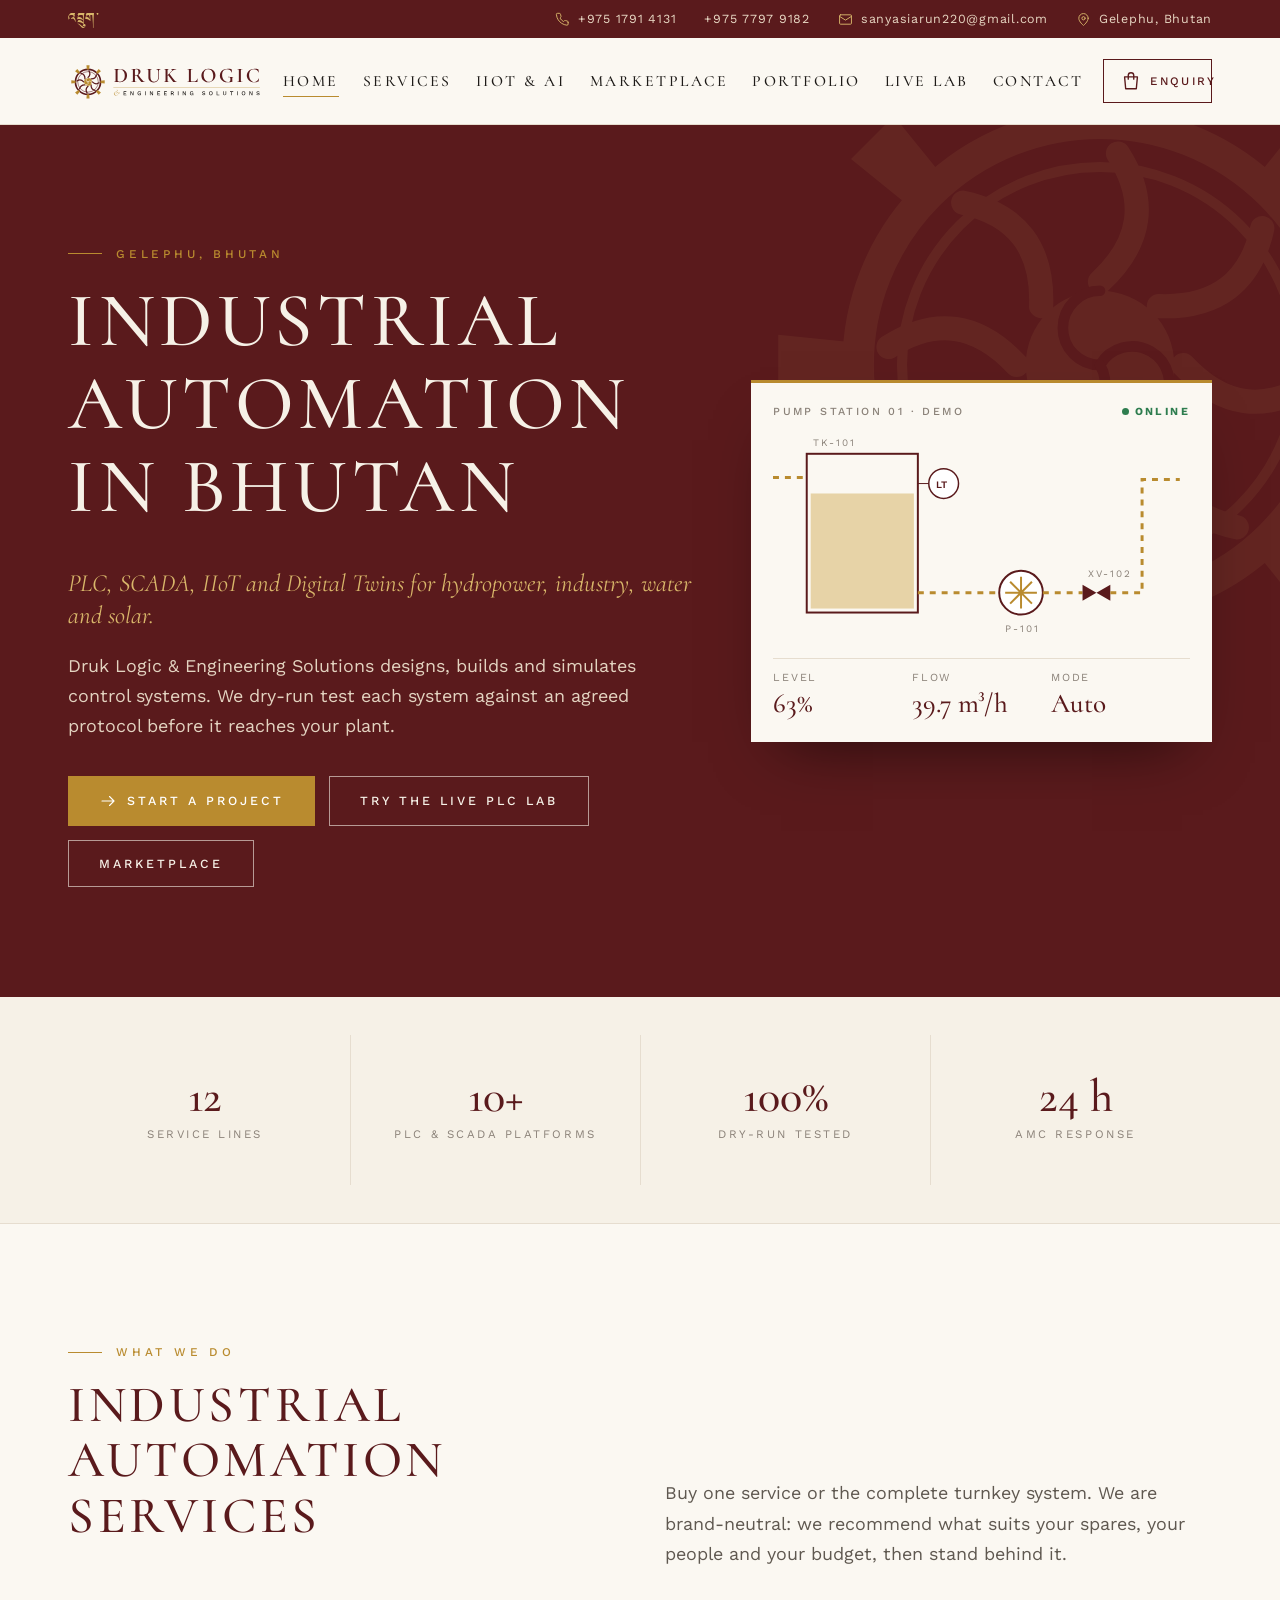
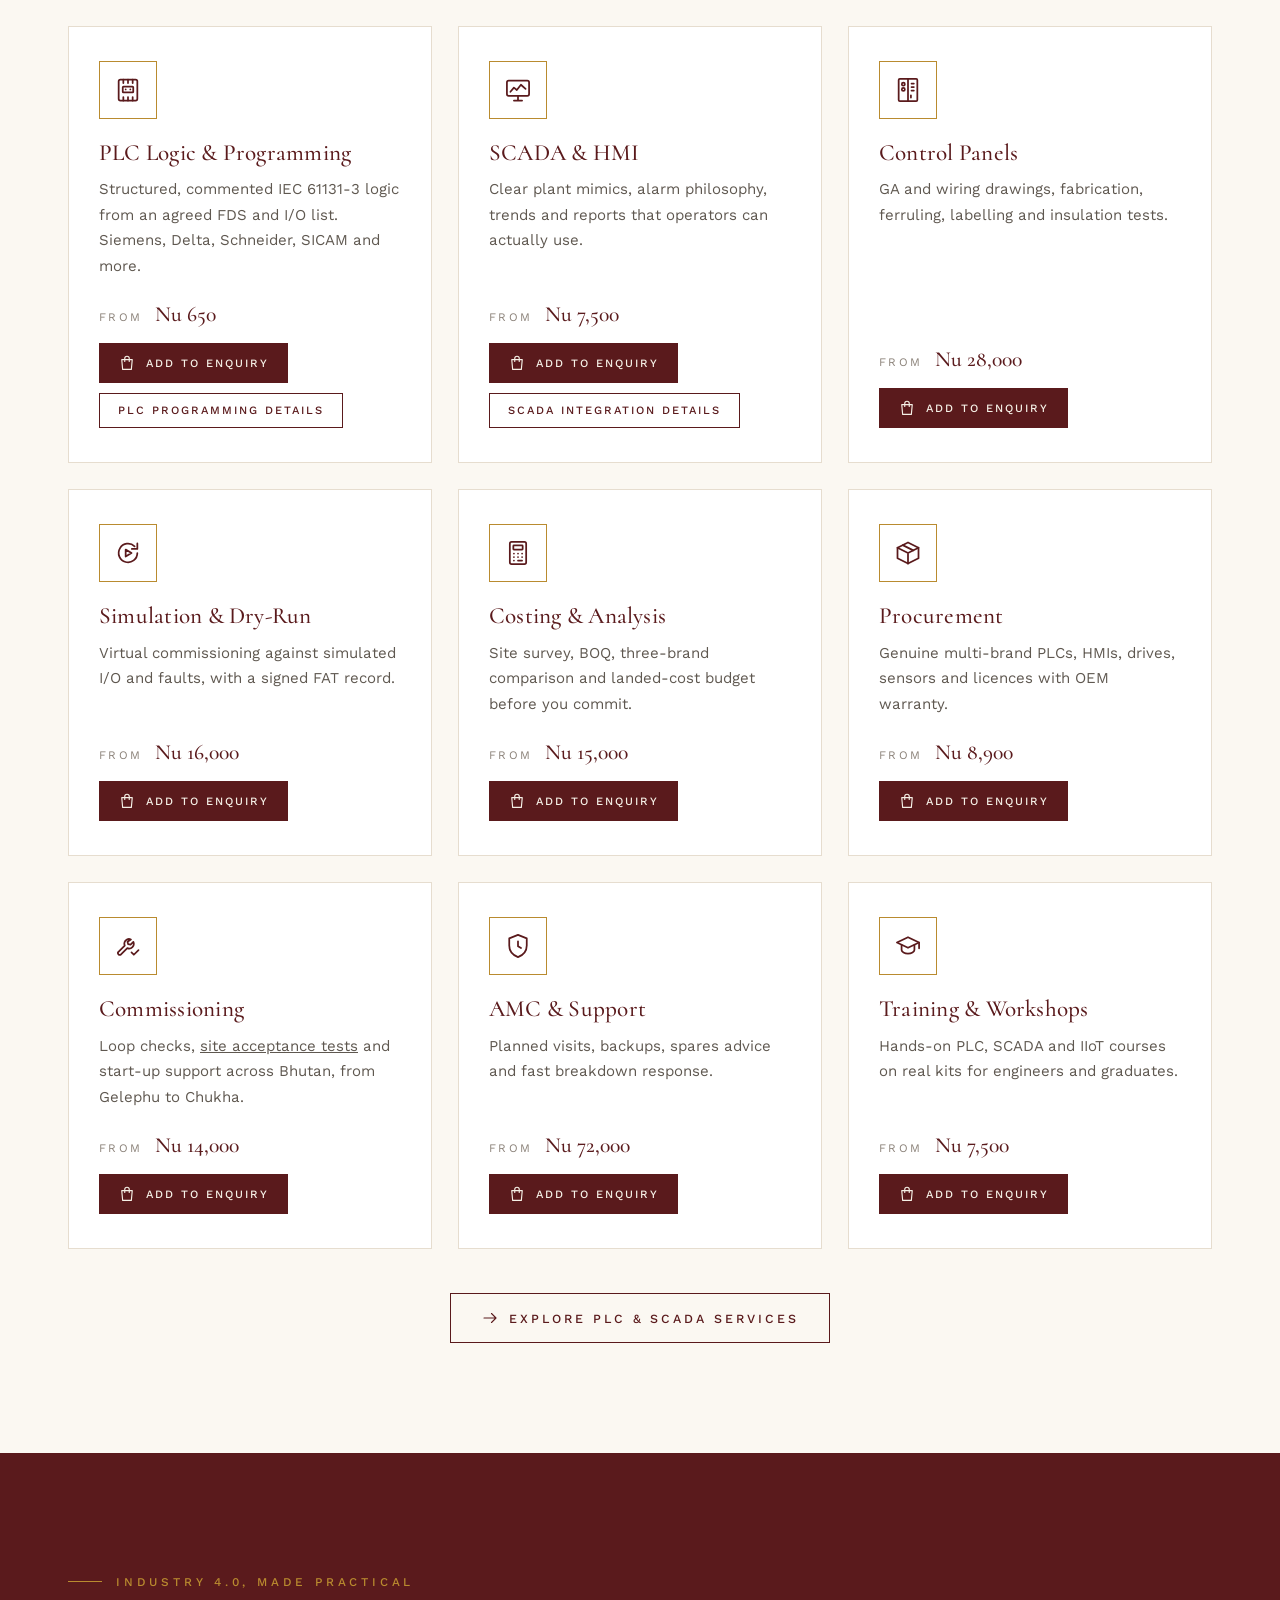
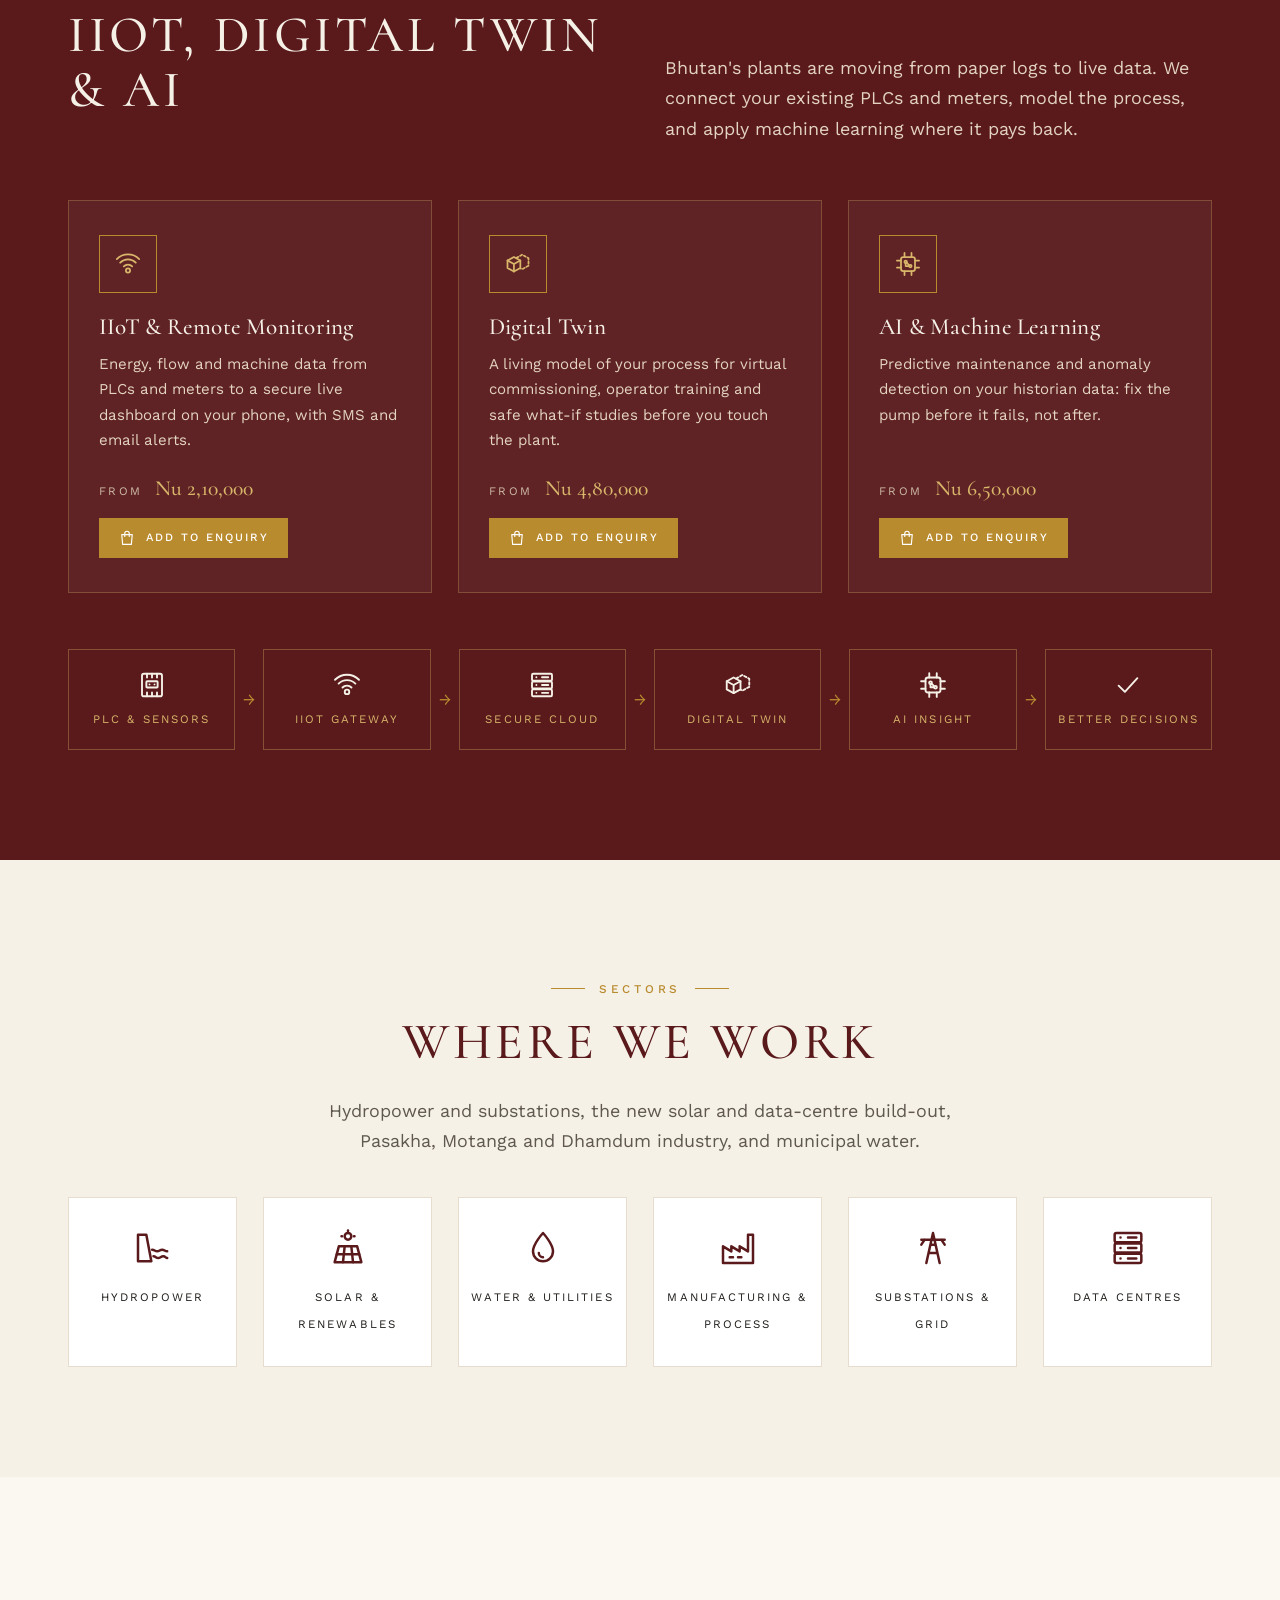
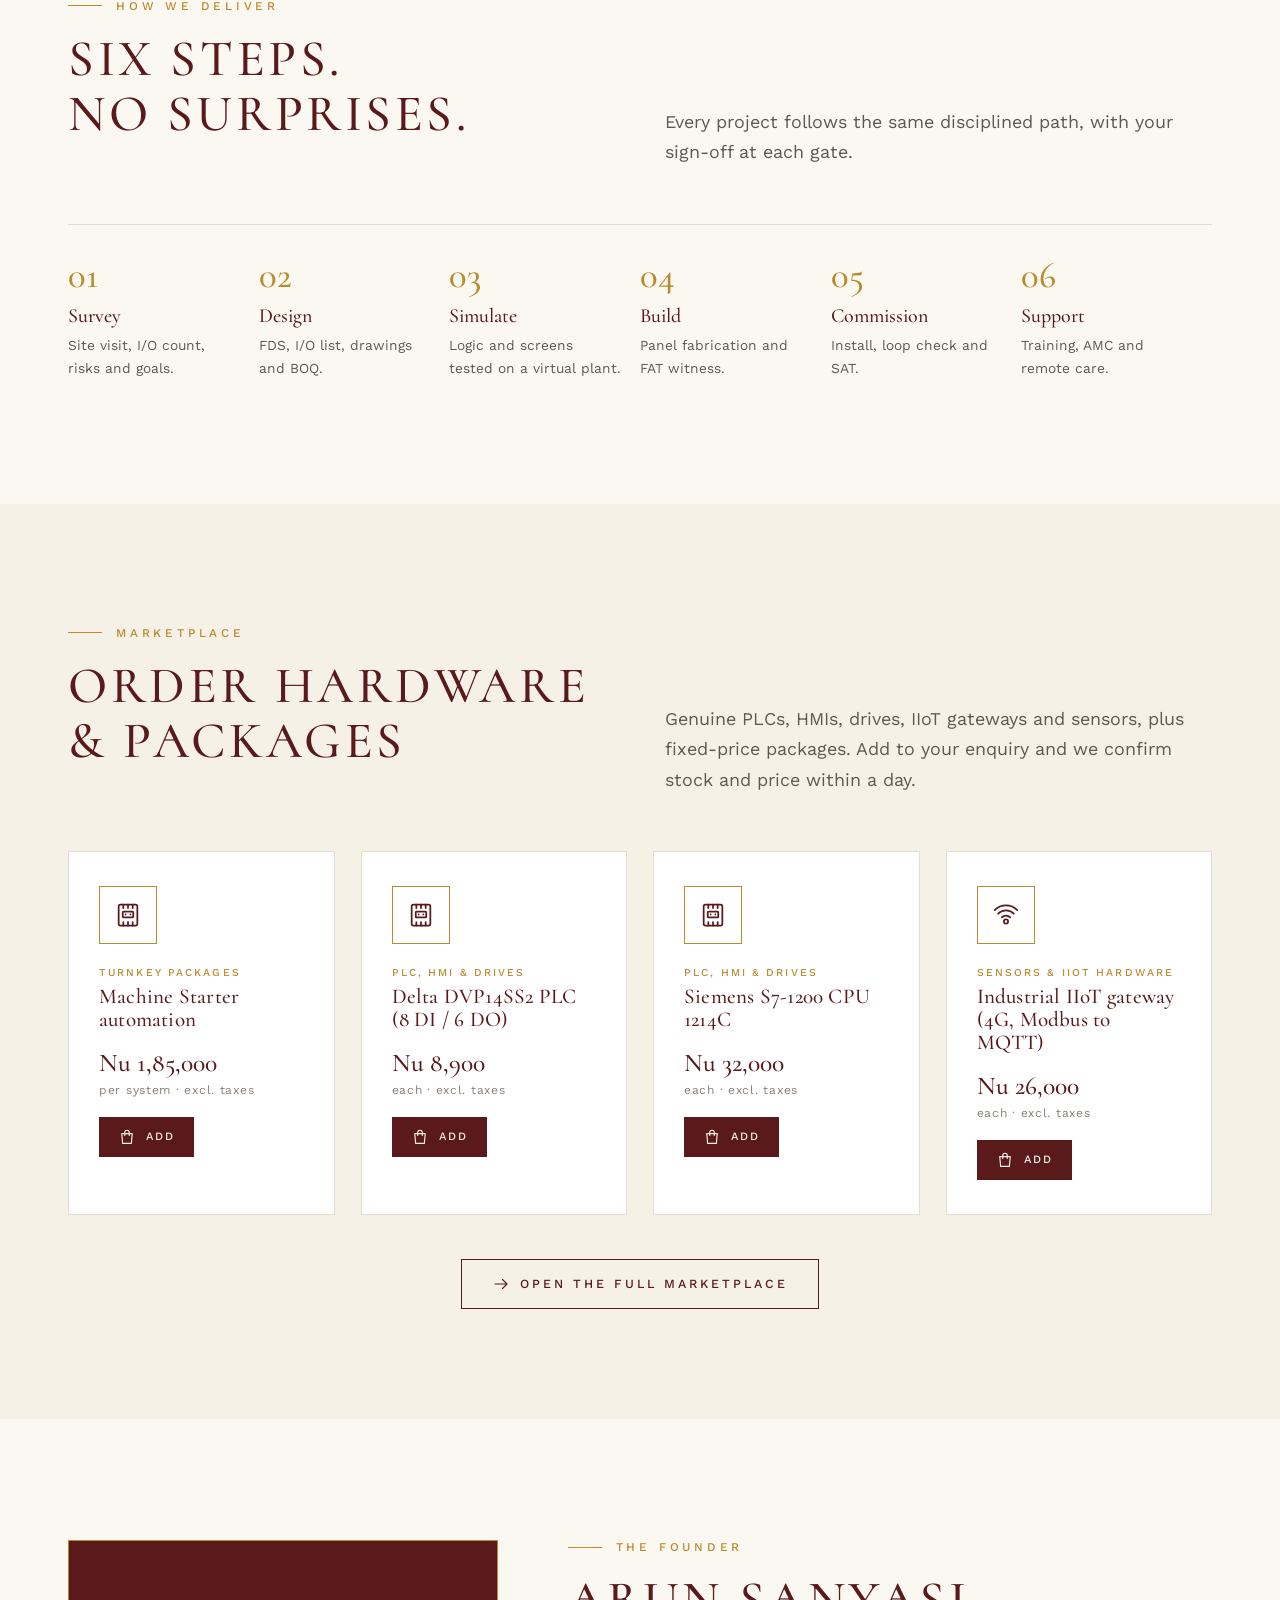
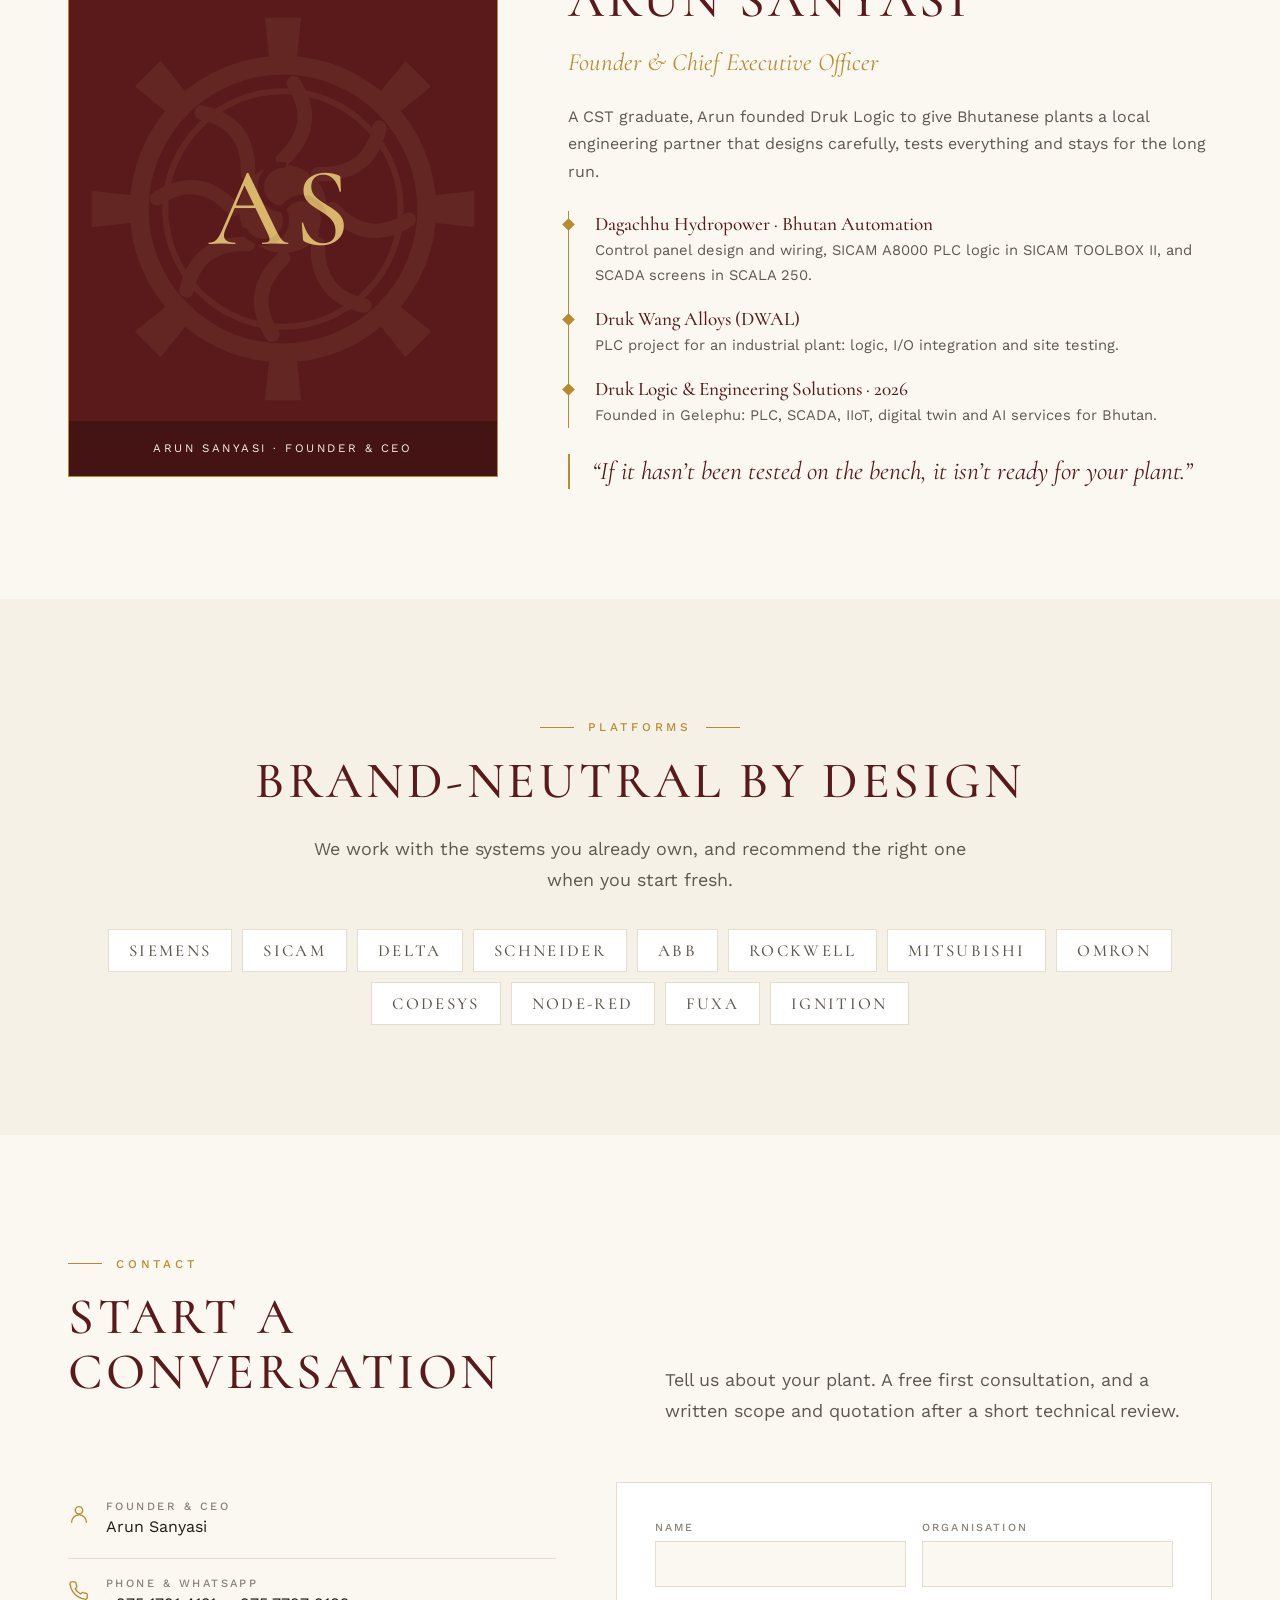
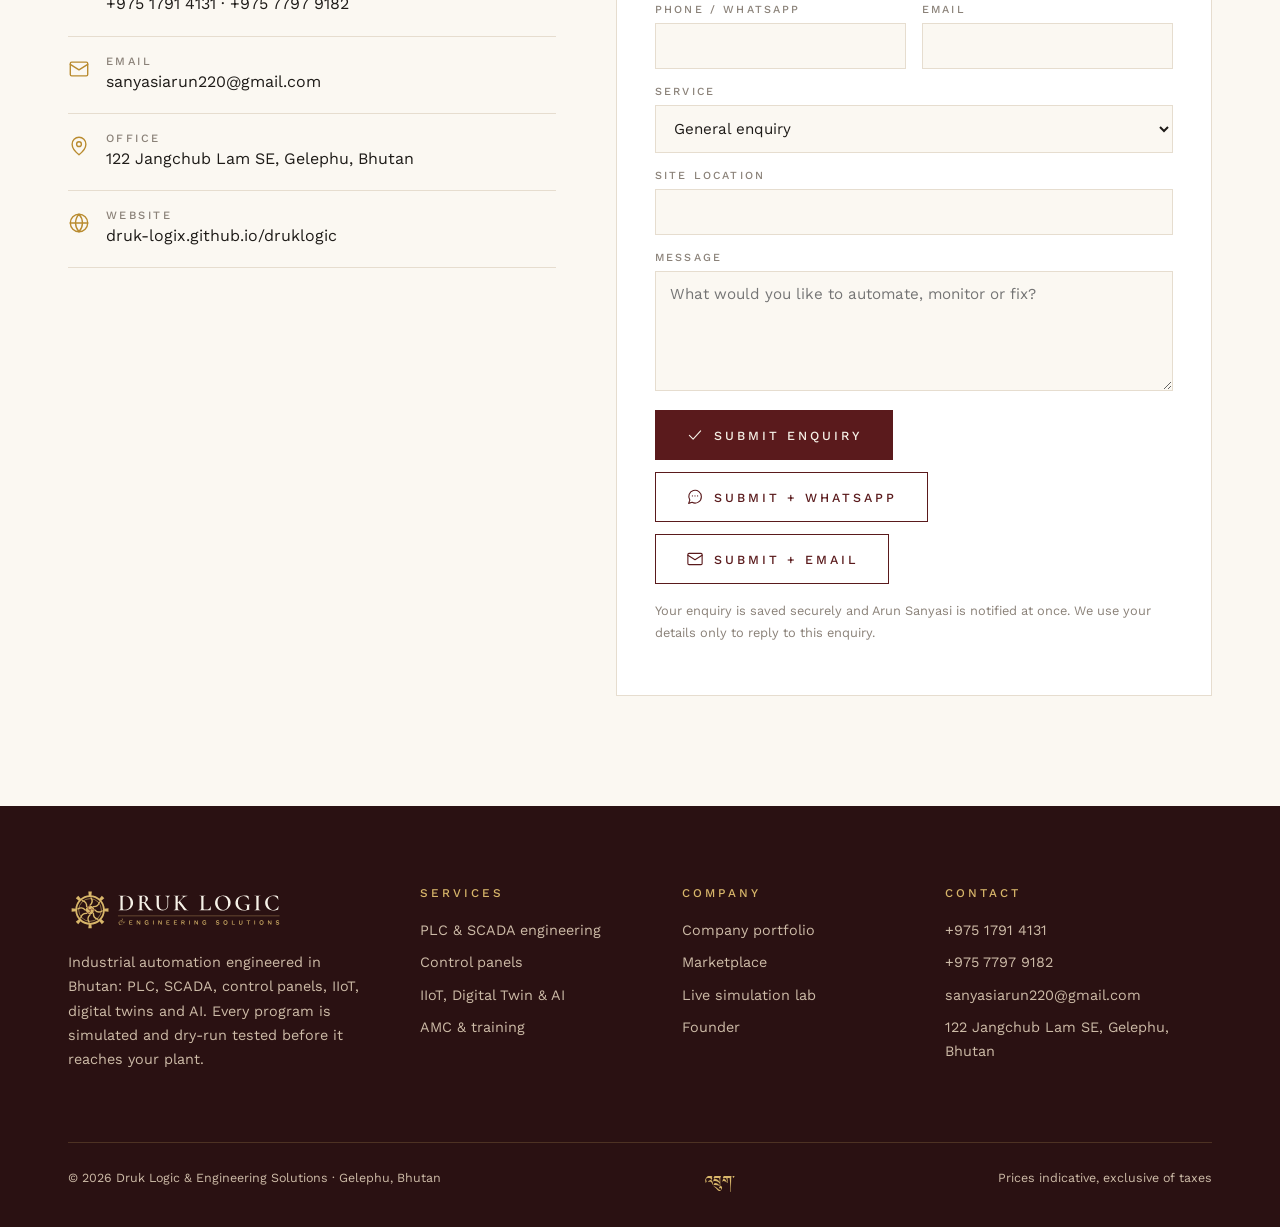
<file: index.html>
<!DOCTYPE html><html lang="en"><head><meta charset="utf-8"><meta name="viewport" content="width=device-width, initial-scale=1">
<title>Druk Logic | Industrial Automation in Bhutan</title>
<meta name="description" content="Druk Logic is an industrial automation company in Gelephu, Bhutan. We provide PLC programming, SCADA and HMI, control panels and commissioning.">
<meta name="msvalidate.01" content="DFF799B4400E999B44B35916438662C5">
<meta name="google-site-verification" content="0qBkrU2nV85uoVWOhgmDB_zvfoVJ2s7-oDmIPIPQcx8">
<link rel="canonical" href="https://druk-logix.github.io/druklogic/">
<link rel="describedby" href="llms.txt">
<meta property="og:type" content="website">
<meta property="og:site_name" content="Druk Logic &amp; Engineering Solutions">
<meta property="og:title" content="Druk Logic | Industrial Automation in Bhutan">
<meta property="og:description" content="Druk Logic is an industrial automation company in Gelephu, Bhutan. We provide PLC programming, SCADA and HMI, control panels and commissioning.">
<meta property="og:url" content="https://druk-logix.github.io/druklogic/">
<meta property="og:image" content="https://druk-logix.github.io/druklogic/assets/img/share.png">
<meta property="og:image:alt" content="Druk Logic &amp; Engineering Solutions">
<script type="application/ld+json">
{
  "@context": "https://schema.org",
  "@type": "Organization",
  "@id": "https://druk-logix.github.io/druklogic/#organization",
  "name": "Druk Logic & Engineering Solutions",
  "alternateName": "Druk Logic",
  "description": "Industrial automation company in Gelephu, Bhutan, providing PLC programming, SCADA and HMI integration, control panels and commissioning.",
  "areaServed": {"@type": "Country", "name": "Bhutan"},
  "url": "https://druk-logix.github.io/druklogic/",
  "logo": "https://druk-logix.github.io/druklogic/assets/img/icon.png",
  "telephone": "+97517914131",
  "email": "sanyasiarun220@gmail.com",
  "address": {
    "@type": "PostalAddress",
    "streetAddress": "122 Jangchub Lam SE",
    "addressLocality": "Gelephu",
    "addressCountry": "BT"
  }
}
</script>
<link rel="icon" href="assets/img/favicon.svg" type="image/svg+xml"><link rel="apple-touch-icon" href="assets/img/icon.png"><link rel="preconnect" href="https://fonts.googleapis.com"><link rel="preconnect" href="https://fonts.gstatic.com" crossorigin><link href="https://fonts.googleapis.com/css2?family=Cormorant:ital,wght@0,400;0,500;0,600;1,400;1,500&family=Work+Sans:wght@300;400;500;600&family=Jomolhari&display=swap" rel="stylesheet">
<link rel="stylesheet" href="assets/css/site.css"></head><body>
<div class="topbar"><div class="wrap"><span class="dz" title="Druk">འབྲུག་</span>
<a href="tel:+97517914131"><i data-i="phone" class="ico"></i>+975 1791 4131</a><a class="hide-s" href="tel:+97577979182">+975 7797 9182</a>
<a href="mailto:sanyasiarun220@gmail.com"><i data-i="mail" class="ico"></i>sanyasiarun220@gmail.com</a><span class="hide-s"><i data-i="pin" class="ico"></i>Gelephu, Bhutan</span></div></div>
<header class="site"><div class="wrap"><a class="logo" href="./" aria-label="Druk Logic & Engineering Solutions home"><img src="assets/img/logo.svg" width="887" height="190" alt="Druk Logic & Engineering Solutions"></a>
<nav class="main"><a href="./" class="on">Home</a><a href="./#services" class="">Services</a><a href="./#digital" class="">IIoT & AI</a><a href="marketplace.html" class="">Marketplace</a><a href="portfolio.html" class="">Portfolio</a><a href="lab.html" class="">Live Lab</a><a href="./#contact" class="">Contact</a></nav>
<div style="display:flex;gap:12px;align-items:center"><button class="basket-btn" data-open-basket><i data-i="bag" class="ico"></i><span class="hide-s">Enquiry</span><b class="basket-count" style="display:none">0</b></button>
<button class="menu-btn" aria-label="Menu"><i data-i="menu" class="ico"></i></button></div></div></header>
<main>
<section class="hero" style="padding:0"><img class="wheel" src="assets/img/wheel-gold.svg" alt=""><div class="wrap">
<div><span class="kicker">Gelephu, Bhutan</span><h1>Industrial automation in Bhutan</h1>
<p class="italic">PLC, SCADA, IIoT and Digital Twins for hydropower, industry, water and solar.</p>
<p class="lead">Druk Logic &amp; Engineering Solutions designs, builds and simulates control systems. We dry-run test each system against an agreed protocol before it reaches your plant.</p>
<div class="cta"><a class="btn gold" href="#contact"><i data-i="arrow" class="ico"></i> Start a project</a><a class="btn light" href="lab.html">Try the live PLC lab</a><a class="btn light" href="marketplace.html">Marketplace</a></div></div>
<div class="mimic" aria-label="Live pump station mimic (demonstration)"><div class="hd"><span>Pump station 01  ·  Demo</span><b>Online</b></div>
<svg viewBox="0 0 420 220" font-family="Work Sans" font-size="10">
<rect x="34" y="26" width="112" height="160" fill="none" stroke="#5A1A1C" stroke-width="2"/>
<rect class="lvl" x="38" y="66" width="104" height="116" fill="#D8B66A" opacity=".55"/>
<text x="40" y="18" fill="#8A8178" letter-spacing="2">TK-101</text>
<circle cx="90" cy="14" r="0" /><path d="M146 166H226" stroke="#B98B2F" stroke-width="3" class="flow"/>
<circle cx="250" cy="166" r="22" fill="#fff" stroke="#5A1A1C" stroke-width="2"/><g class="spin"><path d="M250 150v32M234 166h32M239 155l22 22M261 155l-22 22" stroke="#B98B2F" stroke-width="2"/></g>
<text x="234" y="206" fill="#8A8178" letter-spacing="2">P-101</text>
<path d="M272 166H312" stroke="#B98B2F" stroke-width="3" class="flow"/><path d="M312 158l14 8-14 8zM340 158l-14 8 14 8z" fill="#5A1A1C"/>
<path d="M340 166H372V52H410" stroke="#B98B2F" stroke-width="3" class="flow" fill="none"/><text x="318" y="150" fill="#8A8178" letter-spacing="2">XV-102</text>
<circle cx="172" cy="56" r="15" fill="#fff" stroke="#5A1A1C" stroke-width="1.5"/><text x="164" y="60" fill="#5A1A1C" font-weight="600">LT</text><path d="M157 56h-11" stroke="#5A1A1C"/>
<path d="M0 50H34" stroke="#B98B2F" stroke-width="3" class="flow"/></svg>
<div class="kpis"><div>Level<b id="kL">68%</b></div><div>Flow<b id="kF">42.6 m³/h</b></div><div>Mode<b>Auto</b></div></div></div></div></section>
<div class="stats"><div class="wrap"><div><b>12</b><span>Service lines</span></div><div><b>10+</b><span>PLC &amp; SCADA platforms</span></div><div><b>100%</b><span>Dry-run tested</span></div><div><b>24 h</b><span>AMC response</span></div></div></div>

<section id="services"><div class="wrap"><div class="head"><div><span class="kicker">What we do</span><h2>Industrial automation services</h2></div>
<p class="lead">Buy one service or the complete turnkey system. We are brand-neutral: we recommend what suits your spares, your people and your budget, then stand behind it.</p></div>
<div class="grid g3"><article class="card reveal"><div class="ic"><i data-i="plc" class="ico"></i></div><h3>PLC Logic & Programming</h3><p>Structured, commented IEC 61131-3 logic from an agreed FDS and I/O list. Siemens, Delta, Schneider, SICAM and more.</p>
<div class="from">From <b data-price="E04"></b></div><div class="acts"><button class="btn sm" data-add="E04"><i data-i="bag" class="ico"></i> Add to enquiry</button><a class="btn sm line" href="plc-programming-bhutan.html">PLC programming details</a></div></article><article class="card reveal"><div class="ic"><i data-i="scada" class="ico"></i></div><h3>SCADA & HMI</h3><p>Clear plant mimics, alarm philosophy, trends and reports that operators can actually use.</p>
<div class="from">From <b data-price="E06"></b></div><div class="acts"><button class="btn sm" data-add="E06"><i data-i="bag" class="ico"></i> Add to enquiry</button><a class="btn sm line" href="scada-integration-bhutan.html">SCADA integration details</a></div></article><article class="card reveal"><div class="ic"><i data-i="panel" class="ico"></i></div><h3>Control Panels</h3><p>GA and wiring drawings, fabrication, ferruling, labelling and insulation tests.</p>
<div class="from">From <b data-price="E07"></b></div><div class="acts"><button class="btn sm" data-add="E07"><i data-i="bag" class="ico"></i> Add to enquiry</button></div></article><article class="card reveal"><div class="ic"><i data-i="simulation" class="ico"></i></div><h3>Simulation & Dry-Run</h3><p>Virtual commissioning against simulated I/O and faults, with a signed FAT record.</p>
<div class="from">From <b data-price="E09"></b></div><div class="acts"><button class="btn sm" data-add="E09"><i data-i="bag" class="ico"></i> Add to enquiry</button></div></article><article class="card reveal"><div class="ic"><i data-i="costing" class="ico"></i></div><h3>Costing & Analysis</h3><p>Site survey, BOQ, three-brand comparison and landed-cost budget before you commit.</p>
<div class="from">From <b data-price="E03"></b></div><div class="acts"><button class="btn sm" data-add="E03"><i data-i="bag" class="ico"></i> Add to enquiry</button></div></article><article class="card reveal"><div class="ic"><i data-i="procurement" class="ico"></i></div><h3>Procurement</h3><p>Genuine multi-brand PLCs, HMIs, drives, sensors and licences with OEM warranty.</p>
<div class="from">From <b data-price="H01"></b></div><div class="acts"><button class="btn sm" data-add="H01"><i data-i="bag" class="ico"></i> Add to enquiry</button></div></article><article class="card reveal"><div class="ic"><i data-i="commissioning" class="ico"></i></div><h3>Commissioning</h3><p>Loop checks, <a href="plc-scada-bhutan.html#project-questions" style="text-decoration:underline">site acceptance tests</a> and start-up support across Bhutan, from Gelephu to Chukha.</p>
<div class="from">From <b data-price="E10"></b></div><div class="acts"><button class="btn sm" data-add="E10"><i data-i="bag" class="ico"></i> Add to enquiry</button></div></article><article class="card reveal"><div class="ic"><i data-i="amc" class="ico"></i></div><h3>AMC & Support</h3><p>Planned visits, backups, spares advice and fast breakdown response.</p>
<div class="from">From <b data-price="S01"></b></div><div class="acts"><button class="btn sm" data-add="S01"><i data-i="bag" class="ico"></i> Add to enquiry</button></div></article><article class="card reveal"><div class="ic"><i data-i="training" class="ico"></i></div><h3>Training & Workshops</h3><p>Hands-on PLC, SCADA and IIoT courses on real kits for engineers and graduates.</p>
<div class="from">From <b data-price="T01"></b></div><div class="acts"><button class="btn sm" data-add="T01"><i data-i="bag" class="ico"></i> Add to enquiry</button></div></article></div>
<div class="center" style="margin-top:44px"><a class="btn line" href="plc-scada-bhutan.html"><i data-i="arrow" class="ico"></i> Explore PLC &amp; SCADA services</a></div></div></section>

<section class="dark" id="digital"><div class="wrap"><div class="head"><div><span class="kicker">Industry 4.0, made practical</span><h2>IIoT, Digital Twin<br>&amp; AI</h2></div>
<p class="lead">Bhutan's plants are moving from paper logs to live data. We connect your existing PLCs and meters, model the process, and apply machine learning where it pays back.</p></div>
<div class="grid g3"><article class="card reveal"><div class="ic"><i data-i="iiot" class="ico"></i></div><h3>IIoT & Remote Monitoring</h3><p>Energy, flow and machine data from PLCs and meters to a secure live dashboard on your phone, with SMS and email alerts.</p><div class="from" style="color:#CDBBA7">From <b data-price="D01" style="color:var(--gold-l)"></b></div>
<div class="acts"><button class="btn sm gold" data-add="D01"><i data-i="bag" class="ico"></i> Add to enquiry</button></div></article><article class="card reveal"><div class="ic"><i data-i="twin" class="ico"></i></div><h3>Digital Twin</h3><p>A living model of your process for virtual commissioning, operator training and safe what-if studies before you touch the plant.</p><div class="from" style="color:#CDBBA7">From <b data-price="D04" style="color:var(--gold-l)"></b></div>
<div class="acts"><button class="btn sm gold" data-add="D04"><i data-i="bag" class="ico"></i> Add to enquiry</button></div></article><article class="card reveal"><div class="ic"><i data-i="ai" class="ico"></i></div><h3>AI & Machine Learning</h3><p>Predictive maintenance and anomaly detection on your historian data: fix the pump before it fails, not after.</p><div class="from" style="color:#CDBBA7">From <b data-price="D05" style="color:var(--gold-l)"></b></div>
<div class="acts"><button class="btn sm gold" data-add="D05"><i data-i="bag" class="ico"></i> Add to enquiry</button></div></article></div>
<div class="chain reveal"><div><i data-i="plc" class="ico"></i>PLC &amp; sensors</div><i>&rarr;</i><div><i data-i="iiot" class="ico"></i>IIoT gateway</div><i>&rarr;</i><div><i data-i="datacentre" class="ico"></i>Secure cloud</div><i>&rarr;</i><div><i data-i="twin" class="ico"></i>Digital twin</div><i>&rarr;</i><div><i data-i="ai" class="ico"></i>AI insight</div><i>&rarr;</i><div><i data-i="check" class="ico"></i>Better decisions</div></div></div></section>

<section class="alt"><div class="wrap center"><span class="kicker">Sectors</span><h2>Where we work</h2><p class="lead">Hydropower and substations, the new solar and data-centre build-out, Pasakha, Motanga and Dhamdum industry, and municipal water.</p>
<div class="grid g6" style="margin-top:40px"><div class="sector reveal"><i data-i="hydro" class="ico"></i><span>Hydropower</span></div><div class="sector reveal"><i data-i="solar" class="ico"></i><span>Solar & Renewables</span></div><div class="sector reveal"><i data-i="water" class="ico"></i><span>Water & Utilities</span></div><div class="sector reveal"><i data-i="industry" class="ico"></i><span>Manufacturing & Process</span></div><div class="sector reveal"><i data-i="substation" class="ico"></i><span>Substations & Grid</span></div><div class="sector reveal"><i data-i="datacentre" class="ico"></i><span>Data Centres</span></div></div></div></section>

<section><div class="wrap"><div class="head"><div><span class="kicker">How we deliver</span><h2>Six steps.<br>No surprises.</h2></div><p class="lead">Every project follows the same disciplined path, with your sign-off at each gate.</p></div>
<div class="steps"><div><b>Survey</b><p>Site visit, I/O count, risks and goals.</p></div><div><b>Design</b><p>FDS, I/O list, drawings and BOQ.</p></div><div><b>Simulate</b><p>Logic and screens tested on a virtual plant.</p></div>
<div><b>Build</b><p>Panel fabrication and FAT witness.</p></div><div><b>Commission</b><p>Install, loop check and SAT.</p></div><div><b>Support</b><p>Training, AMC and remote care.</p></div></div></div></section>

<section class="alt"><div class="wrap"><div class="head"><div><span class="kicker">Marketplace</span><h2>Order hardware<br>&amp; packages</h2></div>
<p class="lead">Genuine PLCs, HMIs, drives, IIoT gateways and sensors, plus fixed-price packages. Add to your enquiry and we confirm stock and price within a day.</p></div>
<div class="grid g4"><article class="card prod reveal"><div class="ic"><i data-i="plc" class="ico"></i></div><div class="cat">Turnkey Packages</div><h3>Machine Starter automation</h3>
<div class="price" data-price="P01"></div><div class="unit">per system  ·  excl. taxes</div><div class="acts"><button class="btn sm" data-add="P01"><i data-i="bag" class="ico"></i> Add</button></div></article><article class="card prod reveal"><div class="ic"><i data-i="plc" class="ico"></i></div><div class="cat">PLC, HMI & Drives</div><h3>Delta DVP14SS2 PLC (8 DI / 6 DO)</h3>
<div class="price" data-price="H01"></div><div class="unit">each  ·  excl. taxes</div><div class="acts"><button class="btn sm" data-add="H01"><i data-i="bag" class="ico"></i> Add</button></div></article><article class="card prod reveal"><div class="ic"><i data-i="plc" class="ico"></i></div><div class="cat">PLC, HMI & Drives</div><h3>Siemens S7-1200 CPU 1214C</h3>
<div class="price" data-price="H06"></div><div class="unit">each  ·  excl. taxes</div><div class="acts"><button class="btn sm" data-add="H06"><i data-i="bag" class="ico"></i> Add</button></div></article><article class="card prod reveal"><div class="ic"><i data-i="iiot" class="ico"></i></div><div class="cat">Sensors & IIoT Hardware</div><h3>Industrial IIoT gateway (4G, Modbus to MQTT)</h3>
<div class="price" data-price="I01"></div><div class="unit">each  ·  excl. taxes</div><div class="acts"><button class="btn sm" data-add="I01"><i data-i="bag" class="ico"></i> Add</button></div></article></div><div class="center" style="margin-top:44px"><a class="btn line" href="marketplace.html"><i data-i="arrow" class="ico"></i> Open the full marketplace</a></div></div></section>

<section id="founder"><div class="wrap founder"><div class="portrait reveal"><img class="wheel" src="assets/img/wheel-gold.svg" alt="" loading="lazy" decoding="async"><div class="mono">AS</div><div class="cap">Arun Sanyasi  ·  Founder & CEO</div></div>
<div><span class="kicker">The founder</span><h2>Arun Sanyasi</h2><p class="italic" style="margin-top:-8px">Founder & Chief Executive Officer</p>
<p>A CST graduate, Arun founded Druk Logic to give Bhutanese plants a local engineering partner that designs carefully, tests everything and stays for the long run.</p>
<div class="timeline"><div><b>Dagachhu Hydropower  ·  Bhutan Automation</b><p>Control panel design and wiring, SICAM A8000 PLC logic in SICAM TOOLBOX II, and SCADA screens in SCALA 250.</p></div>
<div><b>Druk Wang Alloys (DWAL)</b><p>PLC project for an industrial plant: logic, I/O integration and site testing.</p></div>
<div><b>Druk Logic &amp; Engineering Solutions  ·  2026</b><p>Founded in Gelephu: PLC, SCADA, IIoT, digital twin and AI services for Bhutan.</p></div></div>
<blockquote>“If it hasn’t been tested on the bench, it isn’t ready for your plant.”</blockquote></div></div></section>

<section class="alt"><div class="wrap center"><span class="kicker">Platforms</span><h2>Brand-neutral by design</h2><p class="lead" style="margin-bottom:34px">We work with the systems you already own, and recommend the right one when you start fresh.</p><div class="chips"><span>Siemens</span><span>SICAM</span><span>Delta</span><span>Schneider</span><span>ABB</span><span>Rockwell</span><span>Mitsubishi</span><span>Omron</span><span>CODESYS</span><span>Node-RED</span><span>FUXA</span><span>Ignition</span></div></div></section>

<section id="contact"><div class="wrap"><div class="head"><div><span class="kicker">Contact</span><h2>Start a<br>conversation</h2></div><p class="lead">Tell us about your plant. A free first consultation, and a written scope and quotation after a short technical review.</p></div>
<div class="contact"><div class="info">
<div><i data-i="user" class="ico"></i><span><b>Founder &amp; CEO</b>Arun Sanyasi</span></div>
<div><i data-i="phone" class="ico"></i><span><b>Phone &amp; WhatsApp</b><a href="tel:+97517914131">+975 1791 4131</a>  ·  <a href="tel:+97577979182">+975 7797 9182</a></span></div>
<div><i data-i="mail" class="ico"></i><span><b>Email</b><a href="mailto:sanyasiarun220@gmail.com">sanyasiarun220@gmail.com</a></span></div>
<div><i data-i="pin" class="ico"></i><span><b>Office</b>122 Jangchub Lam SE, Gelephu, Bhutan</span></div>
<div><i data-i="globe" class="ico"></i><span><b>Website</b>druk-logix.github.io/druklogic</span></div></div>
<form class="q" data-enquiry><label>Name<input name="name" required></label><label>Organisation<input name="org"></label>
<label>Phone / WhatsApp<input name="phone" required inputmode="tel" pattern="[0-9+ ]{7,20}" title="Digits only, e.g. +975 1791 4131"></label><label>Email<input name="email" type="email"></label>
<input name="website" tabindex="-1" autocomplete="off" style="position:absolute;left:-9999px" aria-hidden="true">
<label class="full">Service<select name="service"><option>General enquiry</option><option>PLC Logic & Programming</option><option>SCADA & HMI</option><option>Control Panels</option><option>Simulation & Dry-Run</option><option>Costing & Analysis</option><option>Procurement</option><option>Commissioning</option><option>AMC & Support</option><option>IIoT & Remote Monitoring</option><option>Digital Twin</option><option>AI & Machine Learning</option><option>Training & Workshops</option></select></label>
<label class="full">Site location<input name="site"></label><label class="full">Message<textarea name="msg" placeholder="What would you like to automate, monitor or fix?"></textarea></label>
<div class="full send"><button class="btn" data-via="save" type="submit"><i data-i="check" class="ico"></i> Submit enquiry</button><button class="btn line" data-via="wa" type="submit"><i data-i="chat" class="ico"></i> Submit + WhatsApp</button><button class="btn line" data-via="mail" type="submit"><i data-i="mail" class="ico"></i> Submit + Email</button></div>
<div class="result" aria-live="polite"></div>
<p class="full note">Your enquiry is saved securely and Arun Sanyasi is notified at once. We use your details only to reply to this enquiry.</p></form></div></div></section>
</main>
<footer><div class="wrap"><div class="cols">
<div><a class="logo" href="./"><img src="assets/img/logo-reverse.svg" width="887" height="190" loading="lazy" decoding="async" alt="Druk Logic & Engineering Solutions" style="background:transparent"></a>
<p style="color:#CDBBA7">Industrial automation engineered in Bhutan: PLC, SCADA, control panels, IIoT, digital twins and AI. Every program is simulated and dry-run tested before it reaches your plant.</p></div>
<div><h4>Services</h4><a href="plc-scada-bhutan.html">PLC &amp; SCADA engineering</a><a href="./#services">Control panels</a><a href="./#digital">IIoT, Digital Twin &amp; AI</a><a href="./#services">AMC &amp; training</a></div>
<div><h4>Company</h4><a href="portfolio.html">Company portfolio</a><a href="marketplace.html">Marketplace</a><a href="lab.html">Live simulation lab</a><a href="./#founder">Founder</a></div>
<div><h4>Contact</h4><a href="tel:+97517914131">+975 1791 4131</a><a href="tel:+97577979182">+975 7797 9182</a><a href="mailto:sanyasiarun220@gmail.com">sanyasiarun220@gmail.com</a><a href="https://www.google.com/maps/search/?api=1&query=Jangchub+Lam+Gelephu+Bhutan" target="_blank" rel="noopener">122 Jangchub Lam SE, Gelephu, Bhutan</a></div>
</div><div class="base"><span>&copy; 2026 Druk Logic & Engineering Solutions  ·  Gelephu, Bhutan</span><span class="dz" style="color:var(--gold-l);font-size:1.1rem">འབྲུག་</span><span>Prices indicative, exclusive of taxes</span></div></div></footer>
<script src="assets/js/data.js"></script><script src="assets/js/site.js"></script>
<script>setInterval(()=>{const t=Date.now()/1000;document.getElementById('kL').textContent=Math.round(68+12*Math.sin(t/1.4))+'%';document.getElementById('kF').textContent=(42.6+3*Math.sin(t/2.1)).toFixed(1)+' m³/h'},1000)</script>
</body></html>
</file>
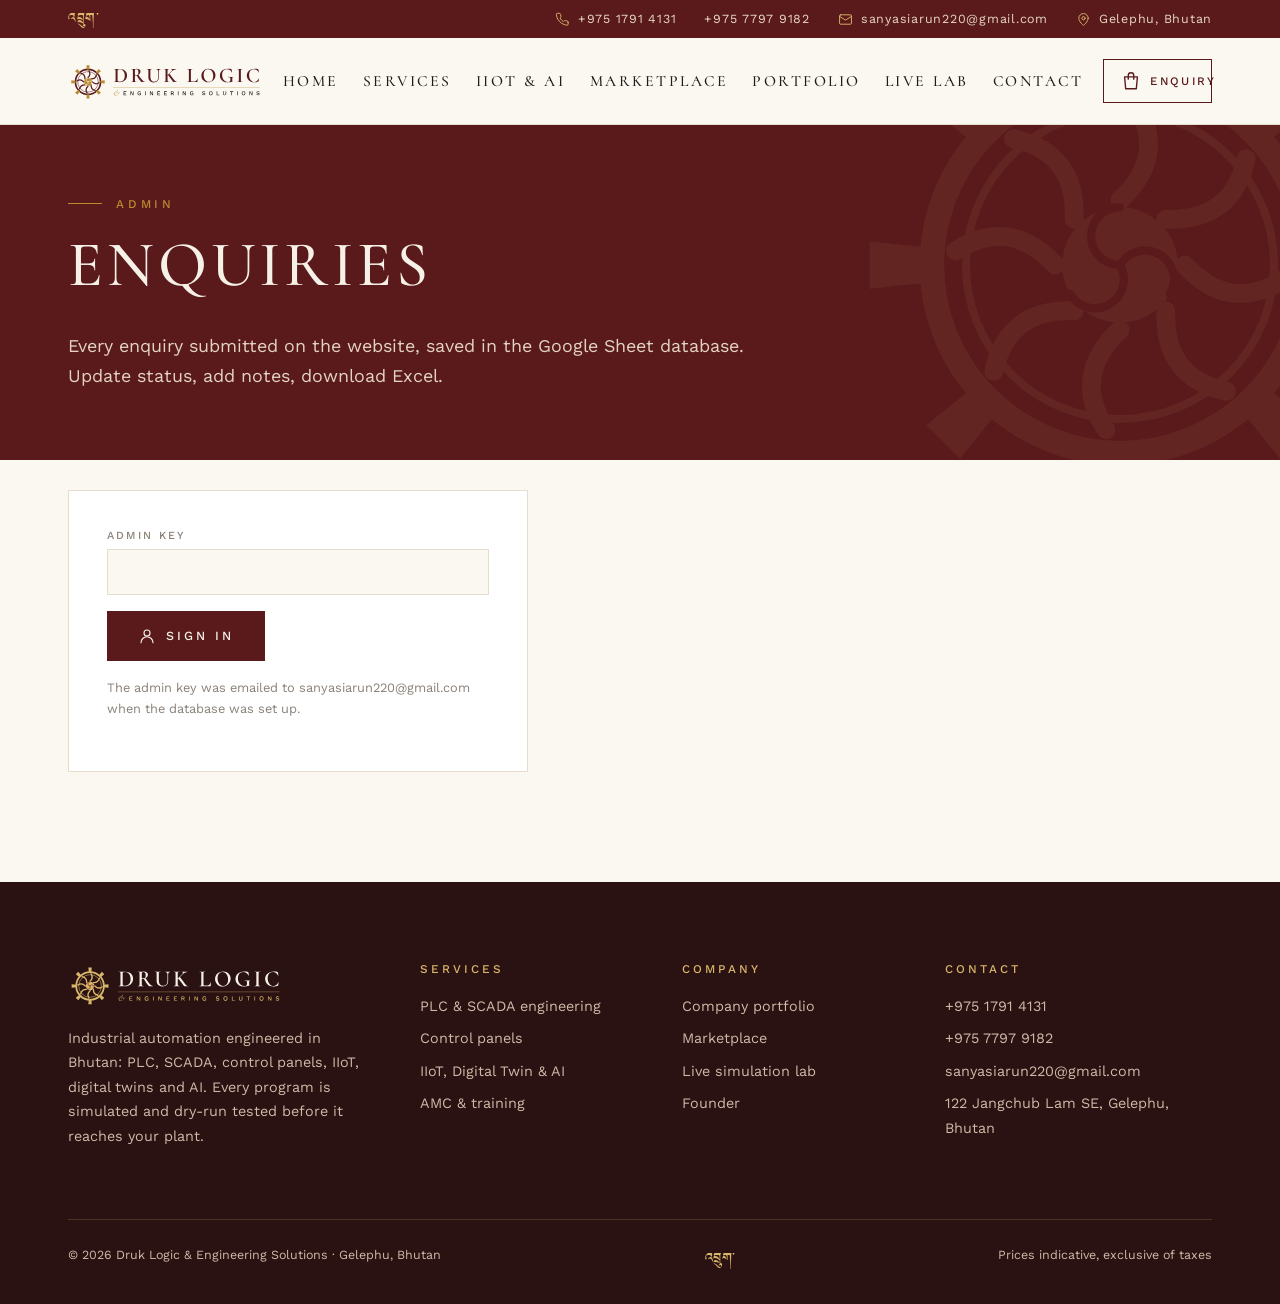
<file: admin.html>
<!DOCTYPE html><html lang="en"><head><meta charset="utf-8"><meta name="viewport" content="width=device-width, initial-scale=1">
<title>Admin | Druk Logic & Engineering Solutions</title><meta name="robots" content="noindex,nofollow"><meta name="description" content="Enquiries administration">
<meta property="og:title" content="Admin | Druk Logic & Engineering Solutions"><meta property="og:description" content="Enquiries administration"><meta property="og:image" content="https://druk-logix.github.io/druklogic/assets/img/share.png">
<link rel="icon" href="assets/img/favicon.svg" type="image/svg+xml"><link rel="apple-touch-icon" href="assets/img/icon.png"><link rel="preconnect" href="https://fonts.googleapis.com"><link rel="preconnect" href="https://fonts.gstatic.com" crossorigin><link href="https://fonts.googleapis.com/css2?family=Cormorant:ital,wght@0,400;0,500;0,600;1,400;1,500&family=Work+Sans:wght@300;400;500;600&family=Jomolhari&family=JetBrains+Mono:wght@500;700&display=swap" rel="stylesheet">
<link rel="stylesheet" href="assets/css/site.css"></head><body>
<div class="topbar"><div class="wrap"><span class="dz" title="Druk">འབྲུག་</span>
<a href="tel:+97517914131"><i data-i="phone" class="ico"></i>+975 1791 4131</a><a class="hide-s" href="tel:+97577979182">+975 7797 9182</a>
<a href="mailto:sanyasiarun220@gmail.com"><i data-i="mail" class="ico"></i>sanyasiarun220@gmail.com</a><span class="hide-s"><i data-i="pin" class="ico"></i>Gelephu, Bhutan</span></div></div>
<header class="site"><div class="wrap"><a class="logo" href="index.html" aria-label="Druk Logic & Engineering Solutions home"><img src="assets/img/logo.svg" alt="Druk Logic & Engineering Solutions"></a>
<nav class="main"><a href="index.html" class="">Home</a><a href="index.html#services" class="">Services</a><a href="index.html#digital" class="">IIoT & AI</a><a href="marketplace.html" class="">Marketplace</a><a href="portfolio.html" class="">Portfolio</a><a href="lab.html" class="">Live Lab</a><a href="index.html#contact" class="">Contact</a></nav>
<div style="display:flex;gap:12px;align-items:center"><button class="basket-btn" data-open-basket><i data-i="bag" class="ico"></i><span class="hide-s">Enquiry</span><b class="basket-count" style="display:none">0</b></button>
<button class="menu-btn" aria-label="Menu"><i data-i="menu" class="ico"></i></button></div></div></header>
<section class="phero" style="padding:60px 0 50px"><img class="wheel" src="assets/img/wheel-gold.svg" alt=""><div class="wrap"><span class="kicker">Admin</span><h1>Enquiries</h1>
<p class="lead">Every enquiry submitted on the website, saved in the Google Sheet database. Update status, add notes, download Excel.</p></div></section>
<section style="padding-top:30px"><div class="wrap">
<div id="login" style="max-width:460px"><form id="lform" class="q" style="grid-template-columns:1fr"><label>Admin key<input id="akey" type="password" autocomplete="current-password" required></label>
<div class="send"><button class="btn" type="submit"><i data-i="user" class="ico"></i> Sign in</button></div><p class="note">The admin key was emailed to sanyasiarun220@gmail.com when the database was set up.</p></form></div>
<div id="panel" style="display:none"><div class="adm-top"><button class="btn sm" id="refresh">Refresh</button><button class="btn sm gold" id="xls"><i data-i="download" class="ico"></i> Download Excel</button>
<a class="btn sm line" id="sheet" target="_blank" rel="noopener">Open Google Sheet</a><a class="btn sm line" id="prices" target="_blank" rel="noopener">Edit prices (live)</a><select id="fst" aria-label="Status filter"></select><input id="fq" placeholder="Search name, phone, item..." aria-label="Search">
<span id="count" class="note"></span><button class="btn sm line" id="logout" style="margin-left:auto">Sign out</button></div>
<div class="kpi" id="kpi"></div><div class="tbl"><table><thead><tr><th>Received</th><th>Reference</th><th>Status</th><th>Client</th><th>Phone</th><th>Email</th><th>Service</th><th style="text-align:right">Indicative</th></tr></thead><tbody id="rows"></tbody></table></div></div>
<div id="amsg" class="result" aria-live="polite" style="margin-top:18px"></div></div></section>
<footer><div class="wrap"><div class="cols">
<div><a class="logo" href="index.html"><img src="assets/img/logo-reverse.svg" alt="Druk Logic & Engineering Solutions" style="background:transparent"></a>
<p style="color:#CDBBA7">Industrial automation engineered in Bhutan: PLC, SCADA, control panels, IIoT, digital twins and AI. Every program is simulated and dry-run tested before it reaches your plant.</p></div>
<div><h4>Services</h4><a href="index.html#services">PLC &amp; SCADA engineering</a><a href="index.html#services">Control panels</a><a href="index.html#digital">IIoT, Digital Twin &amp; AI</a><a href="index.html#services">AMC &amp; training</a></div>
<div><h4>Company</h4><a href="portfolio.html">Company portfolio</a><a href="marketplace.html">Marketplace</a><a href="lab.html">Live simulation lab</a><a href="index.html#founder">Founder</a></div>
<div><h4>Contact</h4><a href="tel:+97517914131">+975 1791 4131</a><a href="tel:+97577979182">+975 7797 9182</a><a href="mailto:sanyasiarun220@gmail.com">sanyasiarun220@gmail.com</a><a href="https://www.google.com/maps/search/?api=1&query=Jangchub+Lam+Gelephu+Bhutan" target="_blank" rel="noopener">122 Jangchub Lam SE, Gelephu, Bhutan</a></div>
</div><div class="base"><span>&copy; 2026 Druk Logic & Engineering Solutions  ·  Gelephu, Bhutan</span><span class="dz" style="color:var(--gold-l);font-size:1.1rem">འབྲུག་</span><span>Prices indicative, exclusive of taxes</span></div></div></footer>
<script src="assets/js/data.js"></script><script src="assets/js/site.js"></script><script src="https://cdn.sheetjs.com/xlsx-0.20.3/package/dist/xlsx.full.min.js"></script><script src="assets/js/admin.js"></script></body></html>
</file>
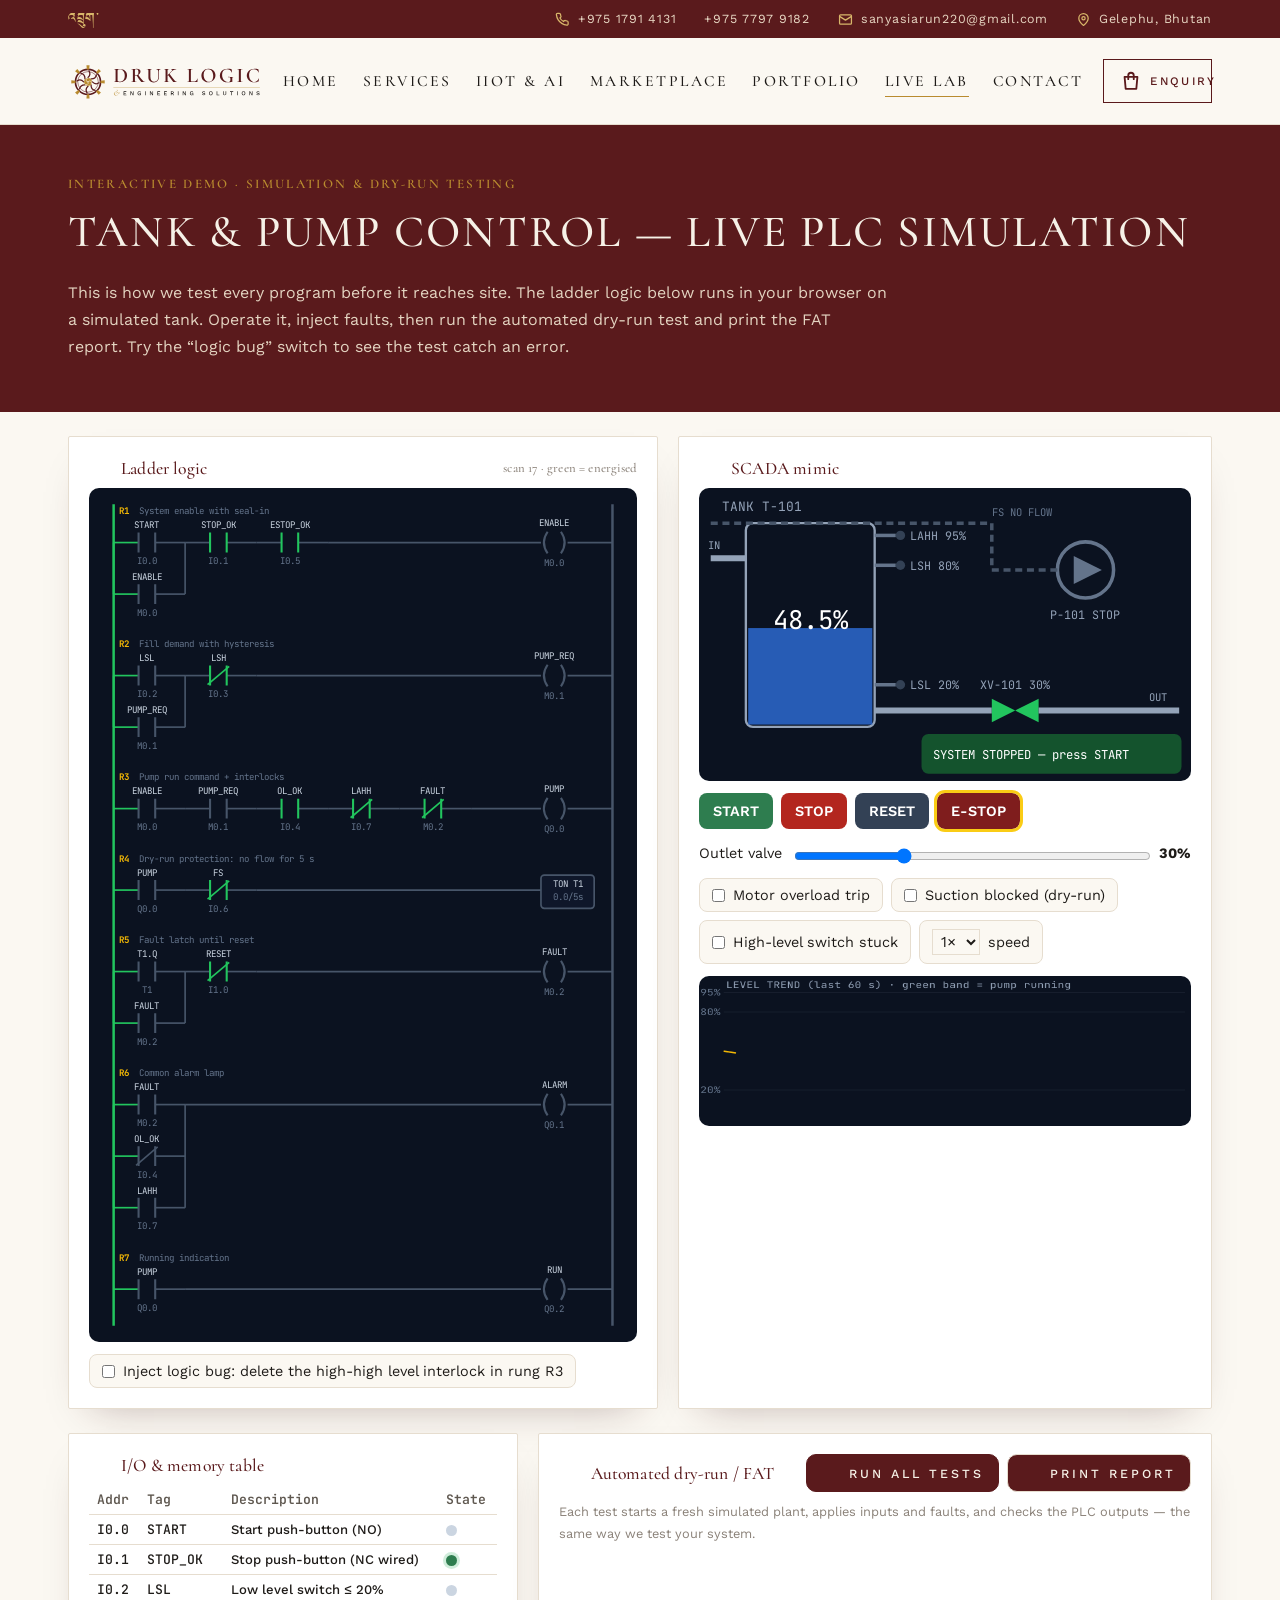
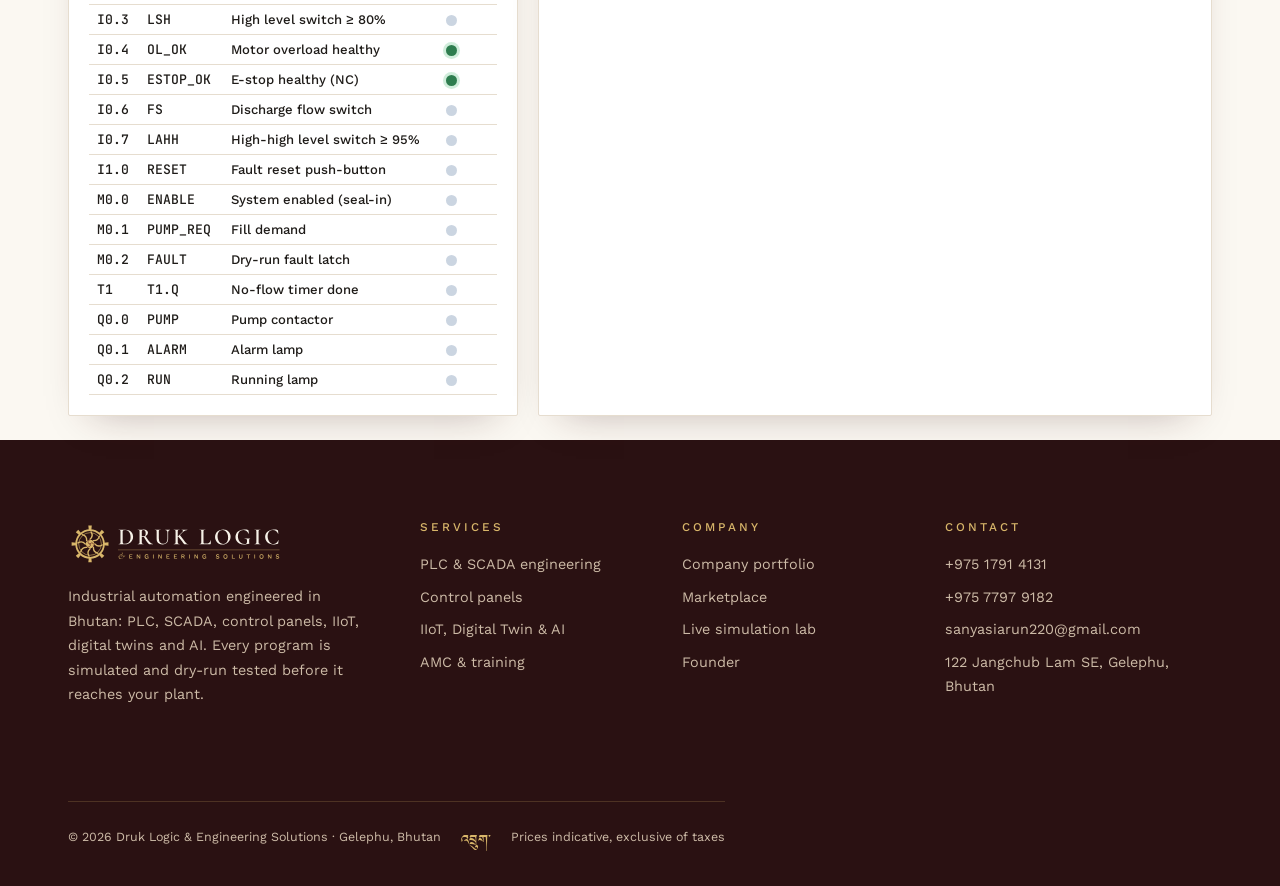
<file: lab.html>
<!DOCTYPE html><html lang="en"><head><meta charset="utf-8"><meta name="viewport" content="width=device-width, initial-scale=1">
<title>Online PLC Ladder Logic Simulator | Druk Logic</title>
<meta name="description" content="Run a tank and pump PLC simulation in your browser. Test ladder logic, try the SCADA mimic and generate a factory acceptance test report.">
<link rel="canonical" href="https://druk-logix.github.io/druklogic/lab.html">
<meta property="og:type" content="website">
<meta property="og:site_name" content="Druk Logic &amp; Engineering Solutions">
<meta property="og:title" content="Online PLC Ladder Logic Simulator | Druk Logic">
<meta property="og:description" content="Run a tank and pump PLC simulation in your browser. Test ladder logic, try the SCADA mimic and generate a factory acceptance test report.">
<meta property="og:url" content="https://druk-logix.github.io/druklogic/lab.html">
<meta property="og:image" content="https://druk-logix.github.io/druklogic/assets/img/share.png">
<meta property="og:image:alt" content="Druk Logic &amp; Engineering Solutions">
<link rel="icon" href="assets/img/favicon.svg" type="image/svg+xml"><link rel="apple-touch-icon" href="assets/img/icon.png"><link rel="preconnect" href="https://fonts.googleapis.com"><link rel="preconnect" href="https://fonts.gstatic.com" crossorigin><link href="https://fonts.googleapis.com/css2?family=Cormorant:ital,wght@0,400;0,500;0,600;1,400;1,500&family=Work+Sans:wght@300;400;500;600&family=Jomolhari&family=JetBrains+Mono:wght@500;700&display=swap" rel="stylesheet"><link rel="stylesheet" href="assets/css/lab.css">
<link rel="stylesheet" href="assets/css/site.css"></head><body>
<div class="topbar"><div class="wrap"><span class="dz" title="Druk">འབྲུག་</span>
<a href="tel:+97517914131"><i data-i="phone" class="ico"></i>+975 1791 4131</a><a class="hide-s" href="tel:+97577979182">+975 7797 9182</a>
<a href="mailto:sanyasiarun220@gmail.com"><i data-i="mail" class="ico"></i>sanyasiarun220@gmail.com</a><span class="hide-s"><i data-i="pin" class="ico"></i>Gelephu, Bhutan</span></div></div>
<header class="site"><div class="wrap"><a class="logo" href="./" aria-label="Druk Logic & Engineering Solutions home"><img src="assets/img/logo.svg" width="887" height="190" alt="Druk Logic & Engineering Solutions"></a>
<nav class="main"><a href="./" class="">Home</a><a href="./#services" class="">Services</a><a href="./#digital" class="">IIoT & AI</a><a href="marketplace.html" class="">Marketplace</a><a href="portfolio.html" class="">Portfolio</a><a href="lab.html" class="on">Live Lab</a><a href="./#contact" class="">Contact</a></nav>
<div style="display:flex;gap:12px;align-items:center"><button class="basket-btn" data-open-basket><i data-i="bag" class="ico"></i><span class="hide-s">Enquiry</span><b class="basket-count" style="display:none">0</b></button>
<button class="menu-btn" aria-label="Menu"><i data-i="menu" class="ico"></i></button></div></div></header><main><header class="sim-head">
  <div class="wrap">
    <span class="eyebrow" style="color:var(--accent)">Interactive demo · Simulation & dry-run testing</span>
    <h1 style="font-size:clamp(1.9rem,4vw,2.8rem)">Tank & pump control — live PLC simulation</h1>
    <p>This is how we test every program before it reaches site. The ladder logic below runs in your browser on a simulated tank. Operate it, inject faults, then run the automated dry-run test and print the FAT report. Try the “logic bug” switch to see the test catch an error.</p>
  </div>
</header>

<div class="wrap">
  <div class="sim-grid">
    <div class="panel">
      <h3><i data-i="ladder"></i>Ladder logic <span class="note" style="margin-left:auto">scan <span id="scanNo">0</span> · green = energised</span></h3>
      <div class="ladder-wrap"><svg class="ladder" id="ladder" style="width:100%;min-width:520px;height:auto"></svg></div>
      <label class="toggle no-print" style="margin-top:12px;display:inline-flex"><input type="checkbox" id="bug"> Inject logic bug: delete the high-high level interlock in rung R3</label>
    </div>

    <div class="panel">
      <h3><i data-i="monitor"></i>SCADA mimic</h3>
      <svg viewBox="0 0 420 250" id="mimic" style="background:#0B1220;border-radius:10px;width:100%"></svg>
      <div class="controls no-print">
        <button class="pb start" data-mom="start">START</button>
        <button class="pb stop" data-mom="stop">STOP</button>
        <button class="pb reset" data-mom="reset">RESET</button>
        <button class="pb estop" id="estopBtn">E-STOP</button>
      </div>
      <div class="slider no-print"><span>Outlet valve</span><input type="range" id="valve" min="0" max="100" value="30"><b id="valveV">30%</b></div>
      <div class="controls no-print">
        <label class="toggle"><input type="checkbox" data-fault="olTrip"> Motor overload trip</label>
        <label class="toggle"><input type="checkbox" data-fault="suctionBlocked"> Suction blocked (dry-run)</label>
        <label class="toggle"><input type="checkbox" data-fault="lshStuck"> High-level switch stuck</label>
        <label class="toggle"><select id="speed" style="padding:2px 4px;width:auto"><option value="1">1×</option><option value="4">4×</option></select> speed</label>
      </div>
      <canvas id="trend" width="800" height="300"></canvas>
    </div>
  </div>

  <div class="sim-grid sim-grid--results">
    <div class="panel">
      <h3><i data-i="cpu"></i>I/O & memory table</h3>
      <div style="overflow-x:auto"><table class="io" id="io"></table></div>
    </div>
    <div class="panel" id="report">
      <div class="print-only"><h2>Druk Logic &amp; Engineering Solutions</h2><p>Simulation Dry-Run / FAT Report — Tank & Pump Control (demo)</p></div>
      <h3 class="report-title"><i data-i="flask"></i>Automated dry-run / FAT
        <span class="report-actions no-print">
          <button class="btn btn-dark" id="runTests" style="padding:9px 14px"><i data-i="play"></i>Run all tests</button>
          <button class="btn" id="printBtn" style="padding:9px 14px;border-color:var(--line)"><i data-i="printer"></i>Print report</button>
        </span></h3>
      <p class="note" id="meta">Each test starts a fresh simulated plant, applies inputs and faults, and checks the PLC outputs — the same way we test your system.</p>
      <div style="overflow-x:auto"><table class="test-table" id="tests"></table></div>
      <p id="summary" style="font-weight:600;margin-top:12px"></p>
      <div class="print-only"><br><p>Tested by: ____________________ &nbsp;&nbsp; Witnessed by (client): ____________________ &nbsp;&nbsp; Date: ____________</p></div>
    </div>
  </div>
</div>

</main><footer><div class="wrap"><div class="cols">
<div><a class="logo" href="./"><img src="assets/img/logo-reverse.svg" width="887" height="190" loading="lazy" decoding="async" alt="Druk Logic & Engineering Solutions" style="background:transparent"></a>
<p style="color:#CDBBA7">Industrial automation engineered in Bhutan: PLC, SCADA, control panels, IIoT, digital twins and AI. Every program is simulated and dry-run tested before it reaches your plant.</p></div>
<div><h4>Services</h4><a href="plc-scada-bhutan.html">PLC &amp; SCADA engineering</a><a href="./#services">Control panels</a><a href="./#digital">IIoT, Digital Twin &amp; AI</a><a href="./#services">AMC &amp; training</a></div>
<div><h4>Company</h4><a href="portfolio.html">Company portfolio</a><a href="marketplace.html">Marketplace</a><a href="lab.html">Live simulation lab</a><a href="./#founder">Founder</a></div>
<div><h4>Contact</h4><a href="tel:+97517914131">+975 1791 4131</a><a href="tel:+97577979182">+975 7797 9182</a><a href="mailto:sanyasiarun220@gmail.com">sanyasiarun220@gmail.com</a><a href="https://www.google.com/maps/search/?api=1&query=Jangchub+Lam+Gelephu+Bhutan" target="_blank" rel="noopener">122 Jangchub Lam SE, Gelephu, Bhutan</a></div>
</div><div class="base"><span>&copy; 2026 Druk Logic & Engineering Solutions  ·  Gelephu, Bhutan</span><span class="dz" style="color:var(--gold-l);font-size:1.1rem">འབྲུག་</span><span>Prices indicative, exclusive of taxes</span></div></div></footer>
<script src="assets/js/data.js"></script><script src="assets/js/site.js"></script><script src="assets/js/lab-icons.js"></script>
<script>
/* ===================== PLC PROGRAM (data) ===================== */
const ADDR={START:'I0.0',STOP_OK:'I0.1',LSL:'I0.2',LSH:'I0.3',OL_OK:'I0.4',ESTOP_OK:'I0.5',FS:'I0.6',LAHH:'I0.7',RESET:'I1.0',
  ENABLE:'M0.0',PUMP_REQ:'M0.1',FAULT:'M0.2','T1.Q':'T1',PUMP:'Q0.0',ALARM:'Q0.1',RUN:'Q0.2'};
const DESC={START:'Start push-button (NO)',STOP_OK:'Stop push-button (NC wired)',LSL:'Low level switch ≤ 20%',LSH:'High level switch ≥ 80%',OL_OK:'Motor overload healthy',
  ESTOP_OK:'E-stop healthy (NC)',FS:'Discharge flow switch',LAHH:'High-high level switch ≥ 95%',RESET:'Fault reset push-button',
  ENABLE:'System enabled (seal-in)',PUMP_REQ:'Fill demand',FAULT:'Dry-run fault latch','T1.Q':'No-flow timer done',PUMP:'Pump contactor',ALARM:'Alarm lamp',RUN:'Running lamp'};
const C=(t,b)=>({t,b}); const PAR=(...br)=>({par:br});
function program(bug){return [
  {n:'R1',title:'System enable with seal-in',els:[PAR(C('NO','START'),C('NO','ENABLE')),C('NO','STOP_OK'),C('NO','ESTOP_OK')],out:{t:'COIL',b:'ENABLE'}},
  {n:'R2',title:'Fill demand with hysteresis',els:[PAR(C('NO','LSL'),C('NO','PUMP_REQ')),C('NC','LSH')],out:{t:'COIL',b:'PUMP_REQ'}},
  {n:'R3',title:'Pump run command + interlocks',els:[C('NO','ENABLE'),C('NO','PUMP_REQ'),C('NO','OL_OK')].concat(bug?[]:[C('NC','LAHH')]).concat([C('NC','FAULT')]),out:{t:'COIL',b:'PUMP'}},
  {n:'R4',title:'Dry-run protection: no flow for 5 s',els:[C('NO','PUMP'),C('NC','FS')],out:{t:'TON',b:'T1',pt:5}},
  {n:'R5',title:'Fault latch until reset',els:[PAR(C('NO','T1.Q'),C('NO','FAULT')),C('NC','RESET')],out:{t:'COIL',b:'FAULT'}},
  {n:'R6',title:'Common alarm lamp',els:[PAR(C('NO','FAULT'),C('NC','OL_OK'),C('NO','LAHH'))],out:{t:'COIL',b:'ALARM'}},
  {n:'R7',title:'Running indication',els:[C('NO','PUMP')],out:{t:'COIL',b:'RUN'}},
];}

/* ===================== SIMULATED PLANT + PLC ===================== */
class Sim{
  constructor(o={}){this.level=o.level??50;this.valve=o.valve??30;this.f={olTrip:false,suctionBlocked:false,lshStuck:false};
    this.pb={start:false,stop:false,reset:false,estop:false};this.b={};this.T1={acc:0};this.prog=program(!!o.bug);this.t=0;this.scans=0;this.maxLevel=this.level;this.trace=[];}
  inputs(){const b=this.b,L=this.level;b.START=this.pb.start;b.STOP_OK=!this.pb.stop;b.ESTOP_OK=!this.pb.estop;b.RESET=this.pb.reset;
    b.LSL=L<=20;b.LSH=L>=80&&!this.f.lshStuck;b.LAHH=L>=95;b.OL_OK=!this.f.olTrip;b.FS=!!b.PUMP&&!this.f.suctionBlocked;}
  scan(dt){this.inputs();const b=this.b;this.view=[];
    for(const r of this.prog){let p=true;const ev=[];
      for(const e of r.els){if(e.par){const st=e.par.map(c=>this.contact(c));const out=p&&st.some(Boolean);ev.push({par:true,pin:p,st,out});p=out;}
        else{const c=this.contact(e);ev.push({pin:p,c,out:p&&c});p=p&&c;}}
      if(r.out.t==='COIL')b[r.out.b]=p;
      else{this.T1.acc=p?Math.min(r.out.pt,this.T1.acc+dt):0;b['T1.Q']=p&&this.T1.acc>=r.out.pt;}
      this.view.push({ev,pout:p});}
    this.scans++;}
  contact(c){const v=!!this.b[c.b];return c.t==='NO'?v:!v;}
  plant(dt){const inflow=this.b.PUMP&&!this.f.suctionBlocked?6:0;const out=this.valve*0.03*Math.min(1,this.level/5);
    this.level=Math.max(0,Math.min(100,this.level+(inflow-out)*dt));this.maxLevel=Math.max(this.maxLevel,this.level);this.t+=dt;}
  step(dt){this.scan(dt);this.plant(dt);}
  run(sec,until){const dt=0.1;for(let i=0;i<sec/dt;i++){this.step(dt);if(until&&until(this))return true;}return false;}
  press(k){this.pb[k]=true;this.run(0.3);this.pb[k]=false;this.run(0.1);}
}

/* ===================== LADDER RENDERER ===================== */
const ON='#22C55E',OFF='#475569',TXT='#CBD5E1',DIM='#64748B',ACC='#F2B705';
function renderLadder(sim){const W=640,X0=20,X1=W-20,SL=86;let y=22,s='';
  sim.prog.forEach((r,ri)=>{const v=sim.view?sim.view[ri]:null;const maxBr=Math.max(1,...r.els.map(e=>e.par?e.par.length:1));
    s+=`<text x="${X0+6}" y="${y}" fill="${ACC}" font-weight="700">${r.n}</text><text x="${X0+30}" y="${y}" fill="${DIM}">${r.title}</text>`;const yc=y+34;let x=X0;
    r.els.forEach((e,i)=>{const ev=v?v.ev[i]:{};
      if(e.par){e.par.forEach((c,k)=>{const yy=yc+k*62;const closed=ev.st?ev.st[k]:false;const pw=ev.pin&&closed;
          s+=contact(x,yy,c,closed,ev.pin,pw);});
        const h=(e.par.length-1)*62;s+=`<path d="M${x} ${yc} V${yc+h}" stroke="${ev.pin?ON:OFF}" stroke-width="2"/><path d="M${x+SL} ${yc} V${yc+h}" stroke="${ev.out?ON:OFF}" stroke-width="2"/>`;}
      else s+=contact(x,yc,e,ev.c,ev.pin,ev.out);
      x+=SL;});
    const p=v?v.pout:false;const cx=X1-70;
    s+=`<path d="M${x} ${yc} H${cx-16}" stroke="${p?ON:OFF}" stroke-width="2"/>`;
    if(r.out.t==='COIL'){s+=`<path d="M${cx-8} ${yc-13} q-9 13 0 26 M${cx+8} ${yc-13} q9 13 0 26" fill="none" stroke="${p?ON:OFF}" stroke-width="2.5"/>`+
        `<text x="${cx}" y="${yc-20}" fill="${TXT}" text-anchor="middle">${r.out.b}</text><text x="${cx}" y="${yc+28}" fill="${DIM}" text-anchor="middle">${ADDR[r.out.b]}</text>`+
        `<path d="M${cx+16} ${yc} H${X1}" stroke="${p?ON:OFF}" stroke-width="2"/>`;}
    else{const acc=sim.T1.acc;s+=`<rect x="${cx-16}" y="${yc-18}" width="64" height="40" rx="4" fill="#0F172A" stroke="${p?ON:OFF}" stroke-width="2"/>`+
        `<text x="${cx+16}" y="${yc-4}" fill="${TXT}" text-anchor="middle">TON T1</text><text x="${cx+16}" y="${yc+12}" fill="${p?ON:DIM}" text-anchor="middle">${acc.toFixed(1)}/${r.out.pt}s</text>`;}
    y+=Math.max(88,62*maxBr+36);});
  s=`<path d="M${X0} 10 V${y-20}" stroke="${ON}" stroke-width="3"/><path d="M${X1} 10 V${y-20}" stroke="${OFF}" stroke-width="3"/>`+s;
  const svg=document.getElementById('ladder');svg.setAttribute('viewBox',`0 0 ${W} ${y-10}`);svg.innerHTML=s;}
function contact(x,y,c,closed,pin,pout){const a=x+30,b=x+50;let s=`<path d="M${x} ${y} H${a}" stroke="${pin?ON:OFF}" stroke-width="2"/><path d="M${b} ${y} H${x+86}" stroke="${pout?ON:OFF}" stroke-width="2"/>`;
  const col=closed?ON:OFF;s+=`<path d="M${a} ${y-12} V${y+12} M${b} ${y-12} V${y+12}" stroke="${col}" stroke-width="2.5"/>`;
  if(c.t==='NC')s+=`<path d="M${a-3} ${y+11} L${b+3} ${y-11}" stroke="${col}" stroke-width="2"/>`;
  return s+`<text x="${x+40}" y="${y-17}" fill="${TXT}" text-anchor="middle">${c.b}</text><text x="${x+40}" y="${y+26}" fill="${DIM}" text-anchor="middle">${ADDR[c.b]}</text>`;}

/* ===================== SCADA MIMIC ===================== */
function renderMimic(sim){const b=sim.b,L=sim.level,h=170*L/100;const pumpCol=b.PUMP?(sim.f.suctionBlocked?'#F59E0B':'#22C55E'):'#64748B';
  const sw=(y,lab,st)=>`<path d="M150 ${y} H168" stroke="${st?'#22C55E':'#64748B'}" stroke-width="3"/><circle cx="172" cy="${y}" r="4" fill="${st?'#22C55E':'#334155'}"/><text x="180" y="${y+4}" fill="#94A3B8" font-size="10" font-family="JetBrains Mono">${lab}</text>`;
  let s=`<text x="20" y="20" fill="#94A3B8" font-size="11" font-family="JetBrains Mono">TANK T-101</text>
  <rect x="40" y="30" width="110" height="174" rx="6" fill="none" stroke="#94A3B8" stroke-width="2"/>
  <rect x="42" y="${202-h}" width="106" height="${h}" fill="#2F6FDB" opacity=".8"/>
  <text x="95" y="120" fill="#fff" font-size="22" font-family="JetBrains Mono" text-anchor="middle">${L.toFixed(1)}%</text>
  ${sw(202-170*0.95,'LAHH 95%',b.LAHH)}${sw(202-170*0.80,'LSH 80%'+(sim.f.lshStuck?' STUCK':''),b.LSH)}${sw(202-170*0.20,'LSL 20%',b.LSL)}
  <path d="M10 60 H40" stroke="#94A3B8" stroke-width="5"/><text x="8" y="52" fill="#94A3B8" font-size="9" font-family="JetBrains Mono">IN</text>
  <path d="M150 190 H250" stroke="#94A3B8" stroke-width="5"/>
  <polygon points="250,180 270,190 250,200" fill="${sim.valve>0?'#22C55E':'#64748B'}"/><polygon points="290,180 270,190 290,200" fill="${sim.valve>0?'#22C55E':'#64748B'}"/>
  <text x="270" y="172" fill="#94A3B8" font-size="10" font-family="JetBrains Mono" text-anchor="middle">XV-101 ${sim.valve}%</text>
  <path d="M290 190 H410" stroke="#94A3B8" stroke-width="5"/><text x="400" y="182" fill="#94A3B8" font-size="9" font-family="JetBrains Mono" text-anchor="end">OUT</text>
  <circle cx="330" cy="70" r="24" fill="none" stroke="${pumpCol}" stroke-width="3"/><polygon points="320,58 344,70 320,82" fill="${pumpCol}"/>
  <text x="330" y="112" fill="#94A3B8" font-size="10" font-family="JetBrains Mono" text-anchor="middle">P-101 ${b.PUMP?'RUN':'STOP'}</text>
  <path d="M306 70 H250 V30 H10" stroke="#475569" stroke-width="3" fill="none" stroke-dasharray="${b.FS?'0':'6 4'}"/>
  <text x="250" y="24" fill="${b.FS?'#22C55E':'#64748B'}" font-size="9" font-family="JetBrains Mono">FS ${b.FS?'FLOW':'NO FLOW'}</text>`;
  const al=[];if(b.FAULT)al.push('DRY-RUN FAULT — reset required');if(!b.OL_OK)al.push('MOTOR OVERLOAD TRIP');if(b.LAHH)al.push('TANK LEVEL HIGH-HIGH');if(!b.ESTOP_OK)al.push('EMERGENCY STOP ACTIVE');
  s+=`<rect x="190" y="210" width="222" height="34" rx="6" fill="${al.length?'#7F1D1D':'#14532D'}"/><text x="200" y="231" fill="#fff" font-size="10.5" font-family="JetBrains Mono">${al.length?al[0]:(b.ENABLE?'SYSTEM ENABLED · AUTO':'SYSTEM STOPPED — press START')}</text>`;
  document.getElementById('mimic').innerHTML=s;}

/* ===================== I/O TABLE + TREND ===================== */
function renderIO(sim){const rows=Object.keys(ADDR).map(k=>{const on=!!sim.b[k];const al=(k==='ALARM'||k==='FAULT')&&on;
  return `<tr><td>${ADDR[k]}</td><td>${k}</td><td style="font-family:var(--font)">${DESC[k]}</td><td><span class="led ${al?'alarm':on?'on':''}"></span></td></tr>`;}).join('');
  document.getElementById('io').innerHTML='<tr><th>Addr</th><th>Tag</th><th>Description</th><th>State</th></tr>'+rows;}
const hist=[];function renderTrend(sim){const cv=document.getElementById('trend'),g=cv.getContext('2d'),W=cv.width,H=cv.height;
  hist.push([sim.level,!!sim.b.PUMP]);if(hist.length>600)hist.shift();g.clearRect(0,0,W,H);
  g.strokeStyle='rgba(148,163,184,.18)';g.lineWidth=1;[20,80,95].forEach(v=>{const y=H-20-(H-40)*v/100;g.beginPath();g.moveTo(40,y);g.lineTo(W-10,y);g.stroke();g.fillStyle='#64748B';g.font='18px JetBrains Mono';g.fillText(v+'%',2,y+6);});
  const dx=(W-50)/600;hist.forEach((p,i)=>{if(p[1]){g.fillStyle='rgba(34,197,94,.18)';g.fillRect(40+i*dx,H-14,dx+1,10);}});
  g.strokeStyle='#F2B705';g.lineWidth=3;g.beginPath();hist.forEach((p,i)=>{const x=40+i*dx,y=H-20-(H-40)*p[0]/100;i?g.lineTo(x,y):g.moveTo(x,y);});g.stroke();
  g.fillStyle='#94A3B8';g.font='18px JetBrains Mono';g.fillText('LEVEL TREND (last 60 s) · green band = pump running',44,24);}

/* ===================== LIVE LOOP ===================== */
let live=new Sim({level:50});
function frame(){const sp=+document.getElementById('speed').value;for(let i=0;i<sp;i++)live.step(0.1);
  renderLadder(live);renderMimic(live);renderIO(live);renderTrend(live);document.getElementById('scanNo').textContent=live.scans;}
setInterval(frame,100);
document.querySelectorAll('[data-mom]').forEach(bt=>bt.addEventListener('click',()=>{const k=bt.dataset.mom;live.pb[k]=true;bt.classList.add('on');setTimeout(()=>{live.pb[k]=false;bt.classList.remove('on');},400);}));
document.getElementById('estopBtn').addEventListener('click',e=>{live.pb.estop=!live.pb.estop;e.target.classList.toggle('on',live.pb.estop);e.target.textContent=live.pb.estop?'RELEASE E-STOP':'E-STOP';});
document.querySelectorAll('[data-fault]').forEach(cb=>cb.addEventListener('change',()=>live.f[cb.dataset.fault]=cb.checked));
document.getElementById('valve').addEventListener('input',e=>{live.valve=+e.target.value;document.getElementById('valveV').textContent=e.target.value+'%';});
document.getElementById('bug').addEventListener('change',e=>{live.prog=program(e.target.checked);document.getElementById('tests').innerHTML='';document.getElementById('summary').textContent='Logic changed — re-run the dry-run tests.';});

/* ===================== AUTOMATED DRY-RUN / FAT ===================== */
const TESTS=[
 {id:'T01',name:'Pump stays off until the system is started',exp:'PUMP = 0 with low level and no START',fn:(s)=>{s.level=15;s.run(2);return [!s.b.PUMP,`PUMP=${+!!s.b.PUMP}`];}},
 {id:'T02',name:'START enables the system; pump fills on low level',exp:'ENABLE = 1, PUMP = 1',fn:(s)=>{s.level=15;s.press('start');s.run(1);return [s.b.ENABLE&&s.b.PUMP,`ENABLE=${+!!s.b.ENABLE} PUMP=${+!!s.b.PUMP}`];}},
 {id:'T03',name:'Pump stops at high level switch (LSH 80%)',exp:'PUMP = 0, level 79–86%',fn:(s)=>{s.level=15;s.press('start');s.run(60,x=>x.level>=80);s.run(1);return [!s.b.PUMP&&s.level>=79&&s.level<=86,`PUMP=${+!!s.b.PUMP} level=${s.level.toFixed(1)}%`];}},
 {id:'T04',name:'Pump restarts at low level switch (LSL 20%)',exp:'PUMP = 1 when level ≤ 20%',fn:(s)=>{s.level=60;s.valve=100;s.press('start');const ok=s.run(120,x=>x.b.PUMP);return [ok&&s.level<=20.5,`PUMP=${+!!s.b.PUMP} at level=${s.level.toFixed(1)}%`];}},
 {id:'T05',name:'STOP drops the pump immediately',exp:'PUMP = 0, ENABLE = 0 within 0.5 s',fn:(s)=>{s.level=15;s.press('start');s.run(1);s.press('stop');return [!s.b.PUMP&&!s.b.ENABLE,`PUMP=${+!!s.b.PUMP} ENABLE=${+!!s.b.ENABLE}`];}},
 {id:'T06',name:'E-STOP stops pump; no auto-restart after release',exp:'PUMP = 0 after release until START',fn:(s)=>{s.level=15;s.press('start');s.run(1);s.pb.estop=true;s.run(0.5);const a=!s.b.PUMP;s.pb.estop=false;s.run(1);const b=!s.b.PUMP;s.press('start');s.run(0.5);return [a&&b&&s.b.PUMP,`stopped=${+a} held=${+b} restart=${+!!s.b.PUMP}`];}},
 {id:'T07',name:'Motor overload trip stops pump and raises alarm',exp:'PUMP = 0, ALARM = 1',fn:(s)=>{s.level=15;s.press('start');s.run(1);s.f.olTrip=true;s.run(0.5);return [!s.b.PUMP&&s.b.ALARM,`PUMP=${+!!s.b.PUMP} ALARM=${+!!s.b.ALARM}`];}},
 {id:'T08',name:'Dry-run protection: no flow for 5 s trips the pump',exp:'Running at 4 s; FAULT = 1, PUMP = 0 after 5 s',fn:(s)=>{s.level=15;s.f.suctionBlocked=true;s.press('start');s.run(3.5);const a=s.b.PUMP&&!s.b.FAULT;s.run(2);return [a&&s.b.FAULT&&!s.b.PUMP&&s.b.ALARM,`at4s PUMP=${+a} → FAULT=${+!!s.b.FAULT} PUMP=${+!!s.b.PUMP}`];}},
 {id:'T09',name:'Fault stays latched until RESET',exp:'FAULT = 1 after cause cleared; 0 after RESET',fn:(s)=>{s.level=15;s.f.suctionBlocked=true;s.press('start');s.run(6);s.f.suctionBlocked=false;s.run(2);const a=s.b.FAULT;s.press('reset');return [a&&!s.b.FAULT,`latched=${+!!a} after reset=${+!!s.b.FAULT}`];}},
 {id:'T10',name:'Failed high-level switch cannot overfill the tank',exp:'Max level < 97%, PUMP = 0, ALARM = 1',fn:(s)=>{s.level=15;s.valve=0;s.f.lshStuck=true;s.press('start');s.run(40);return [s.maxLevel<97&&!s.b.PUMP&&s.b.ALARM,`max=${s.maxLevel.toFixed(1)}% PUMP=${+!!s.b.PUMP} ALARM=${+!!s.b.ALARM}`];}},
];
function checksum(o){let h=2166136261;const t=JSON.stringify(o);for(let i=0;i<t.length;i++){h^=t.charCodeAt(i);h=Math.imul(h,16777619);}return (h>>>0).toString(16).toUpperCase().padStart(8,'0');}
document.getElementById('runTests').addEventListener('click',async()=>{const bug=document.getElementById('bug').checked;const tb=document.getElementById('tests');
  tb.innerHTML='<tr><th>ID</th><th>Test</th><th>Expected</th><th>Actual</th><th>Result</th></tr>'+TESTS.map(t=>`<tr id="${t.id}"><td>${t.id}</td><td>${t.name}</td><td class="note">${t.exp}</td><td class="note">—</td><td><span class="badge">QUEUED</span></td></tr>`).join('');
  document.getElementById('meta').textContent=`Program R1–R7 · checksum ${checksum(program(bug))} · run ${new Date().toLocaleString('en-GB')} · simulated time step 100 ms`;
  let pass=0;for(const t of TESTS){const row=document.getElementById(t.id);row.cells[4].innerHTML='<span class="badge run">RUNNING</span>';await new Promise(r=>setTimeout(r,220));
    const [ok,act]=t.fn(new Sim({level:50,bug}));if(ok)pass++;row.cells[3].textContent=act;row.cells[4].innerHTML=`<span class="badge ${ok?'pass':'fail'}">${ok?'PASS':'FAIL'}</span>`;}
  const s=document.getElementById('summary');s.textContent=`${pass} / ${TESTS.length} tests passed — ${pass===TESTS.length?'program accepted for site (FAT passed).':'program NOT accepted: fix the failed tests before site.'}`;s.style.color=pass===TESTS.length?'var(--ok)':'var(--bad)';});
document.getElementById('printBtn').addEventListener('click',()=>window.print());
</script>
</body></html>
</file>
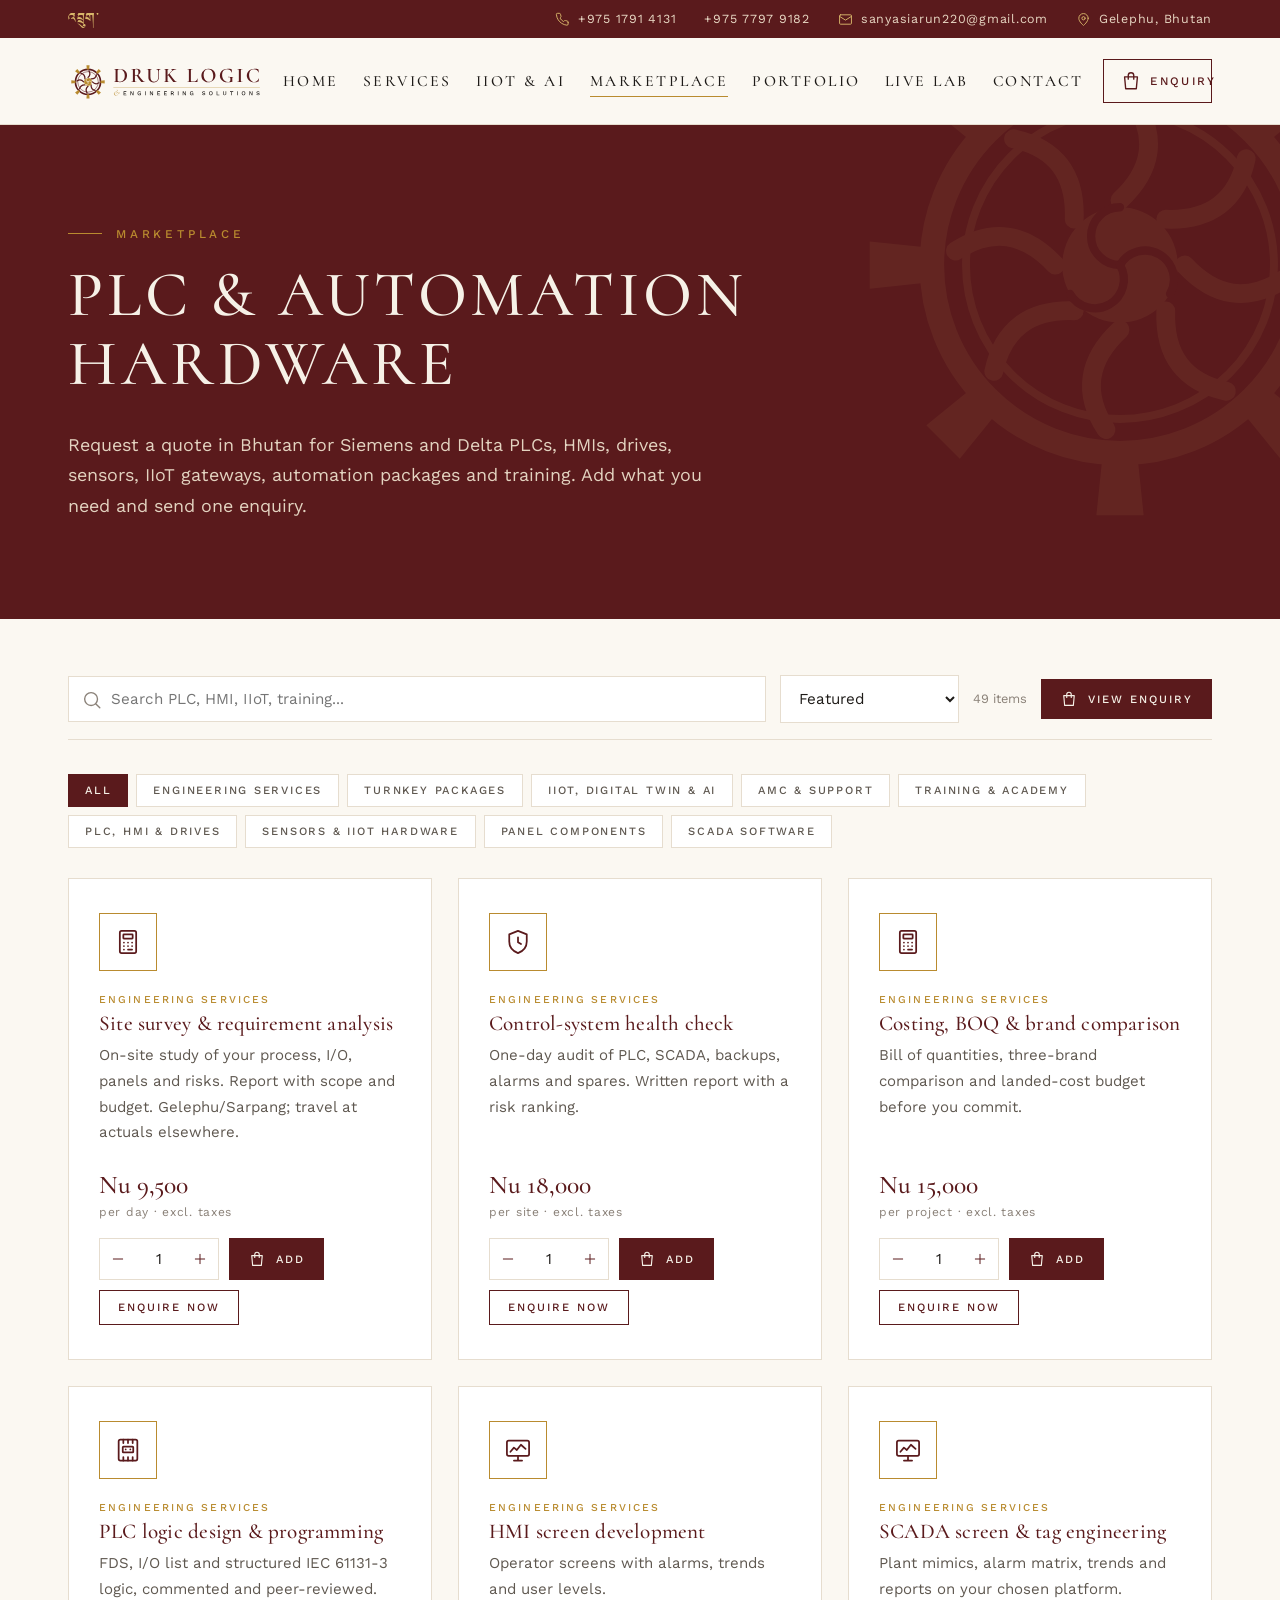
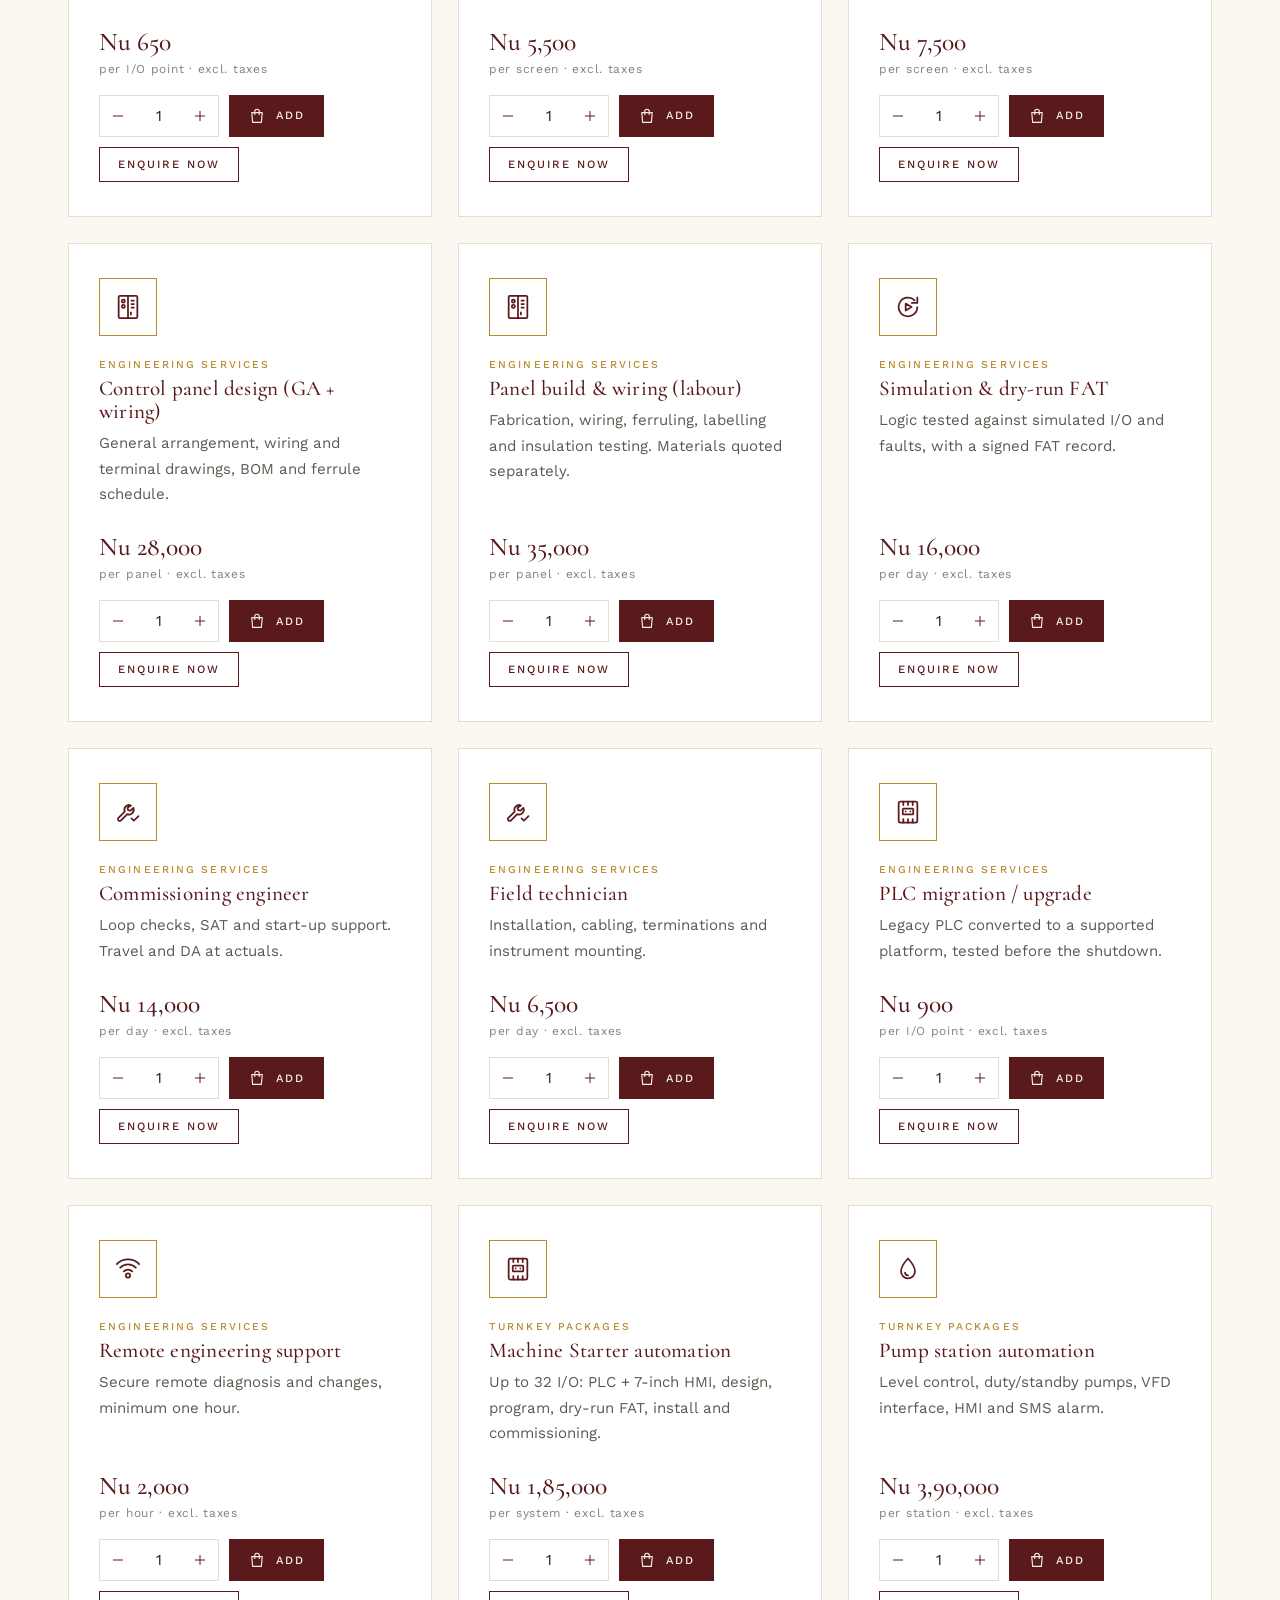
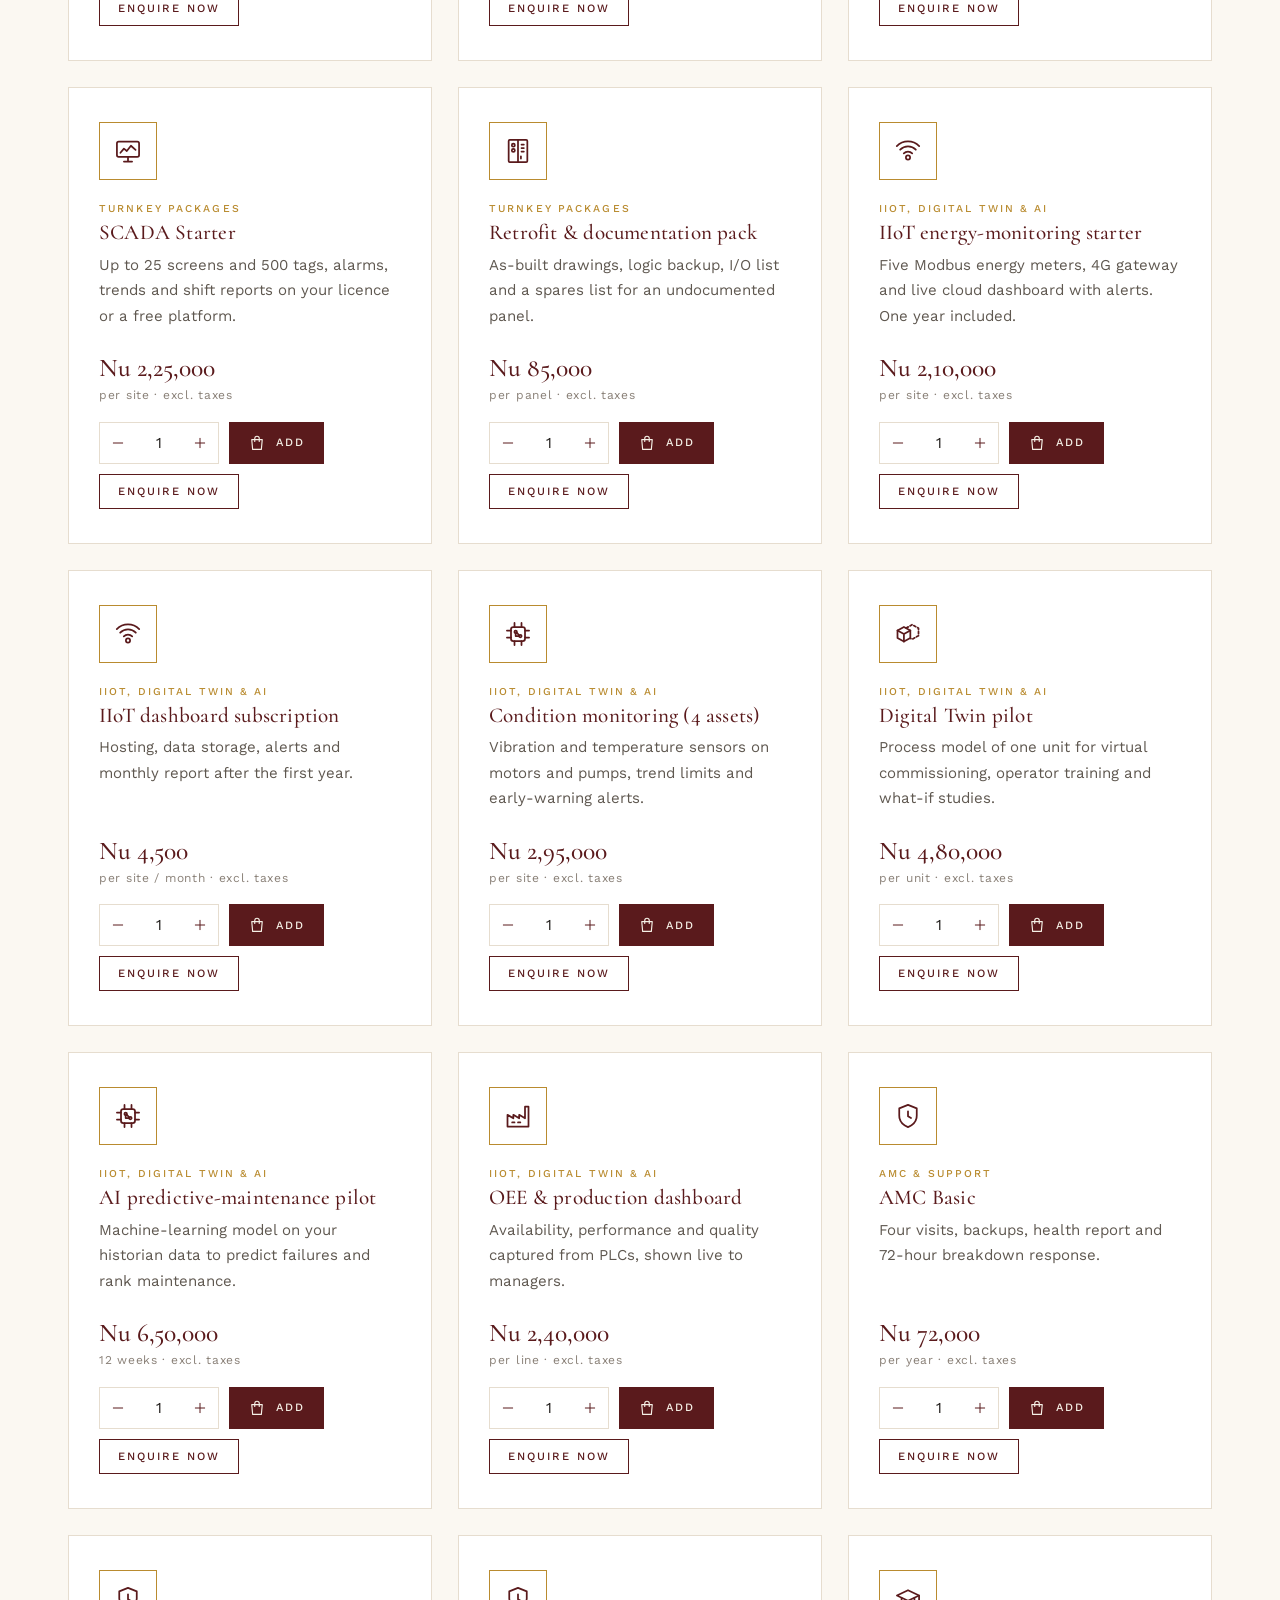
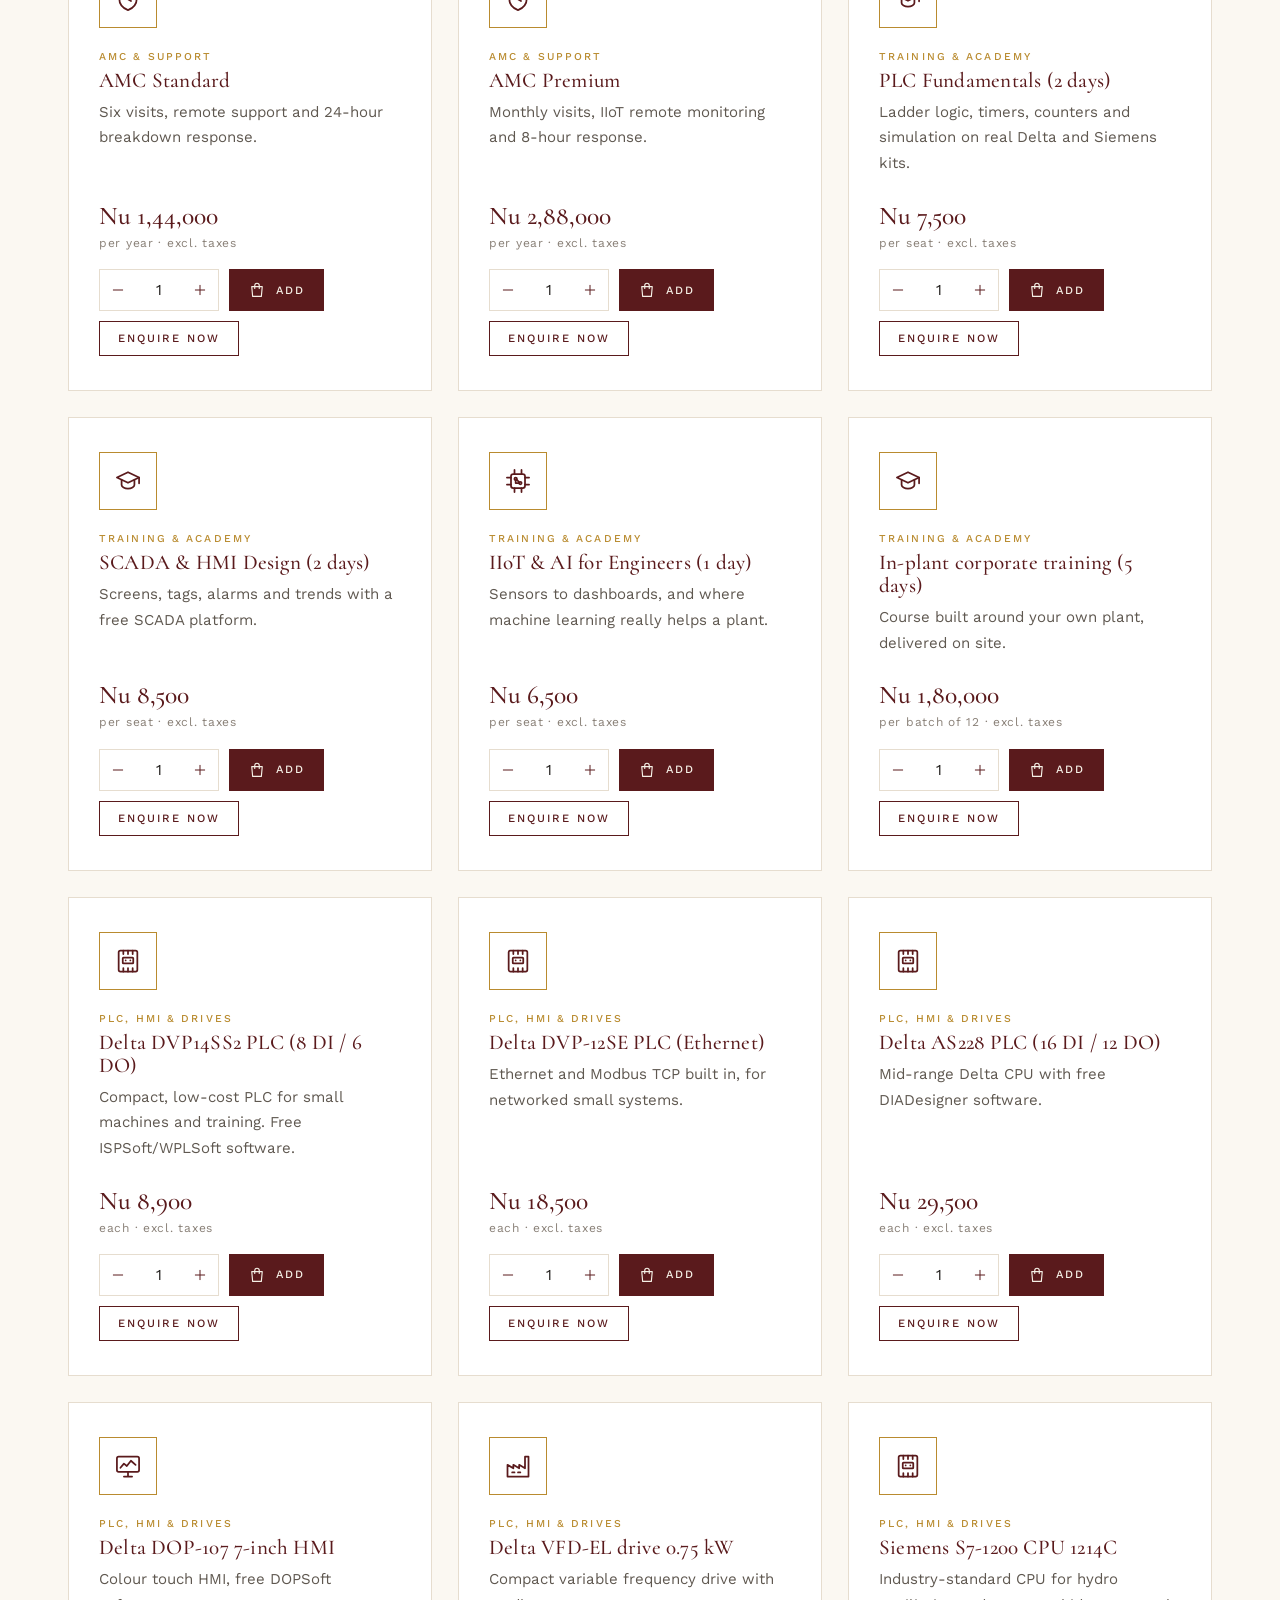
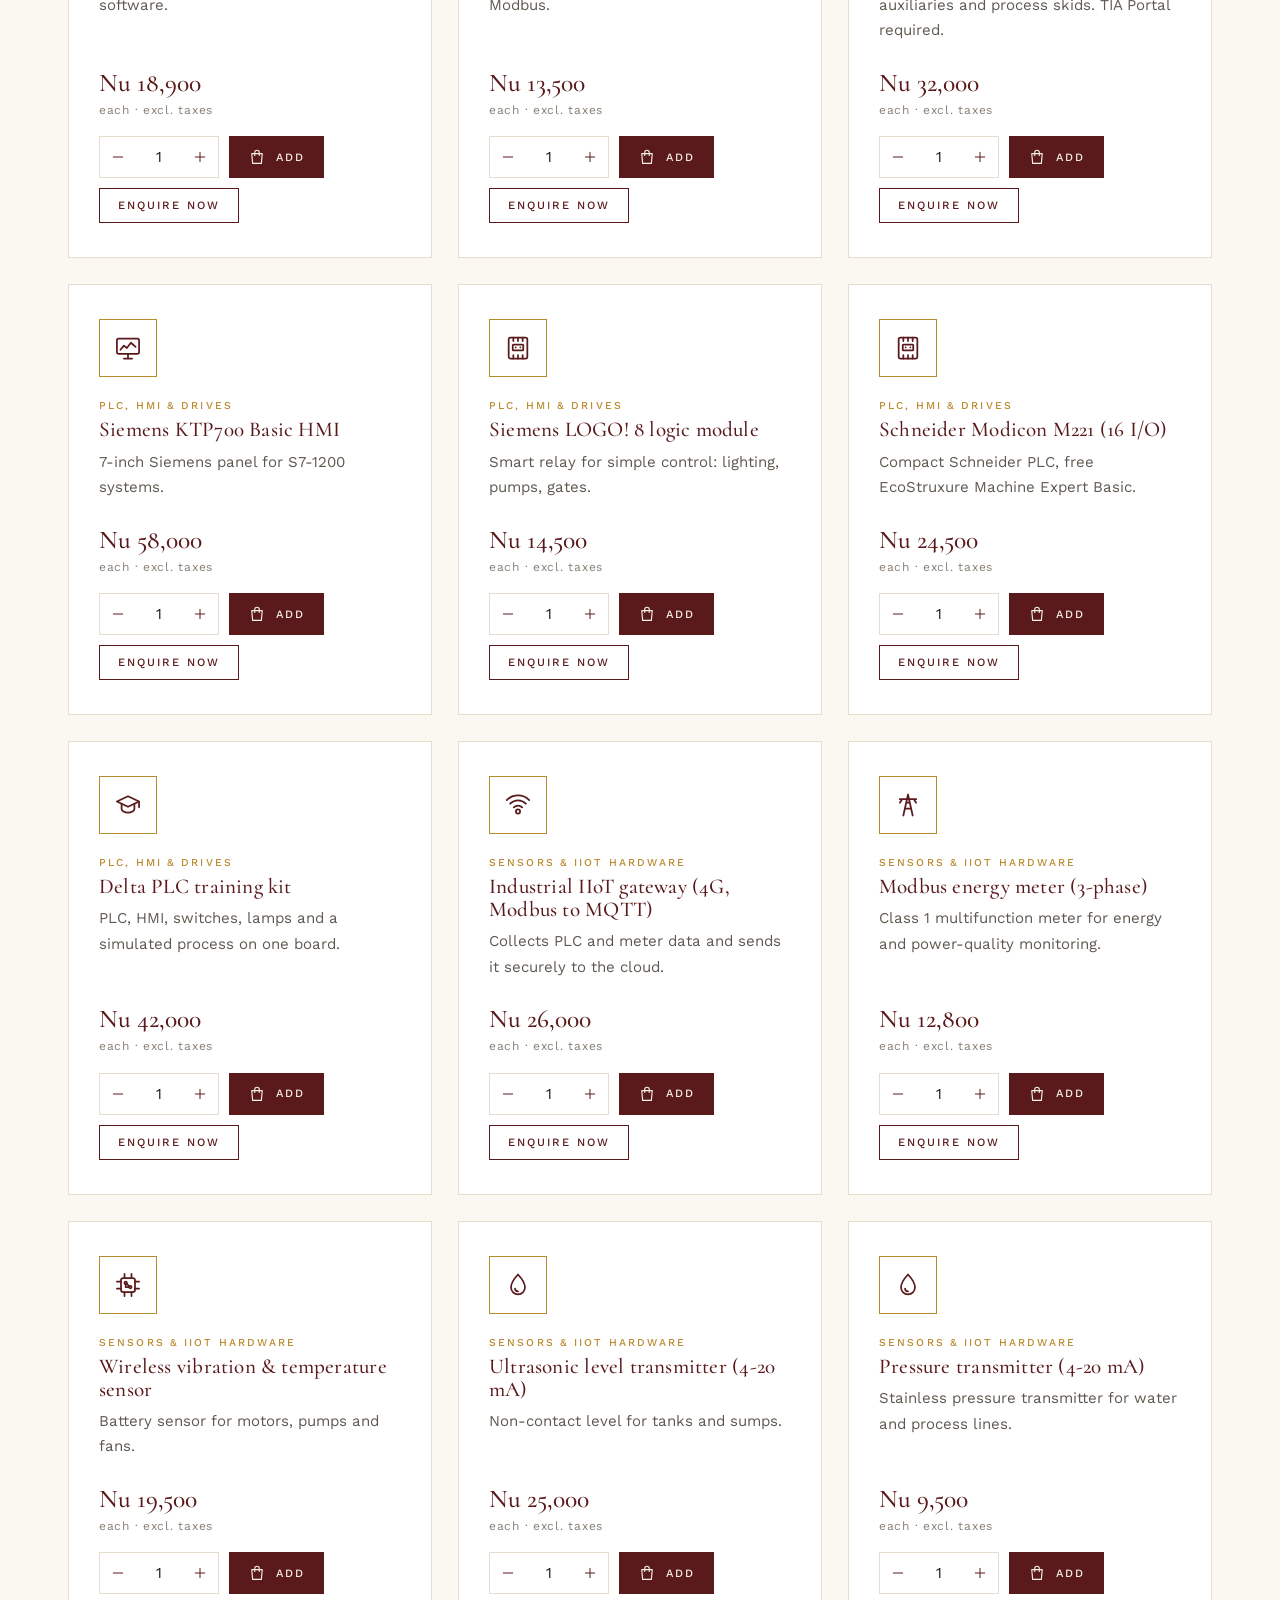
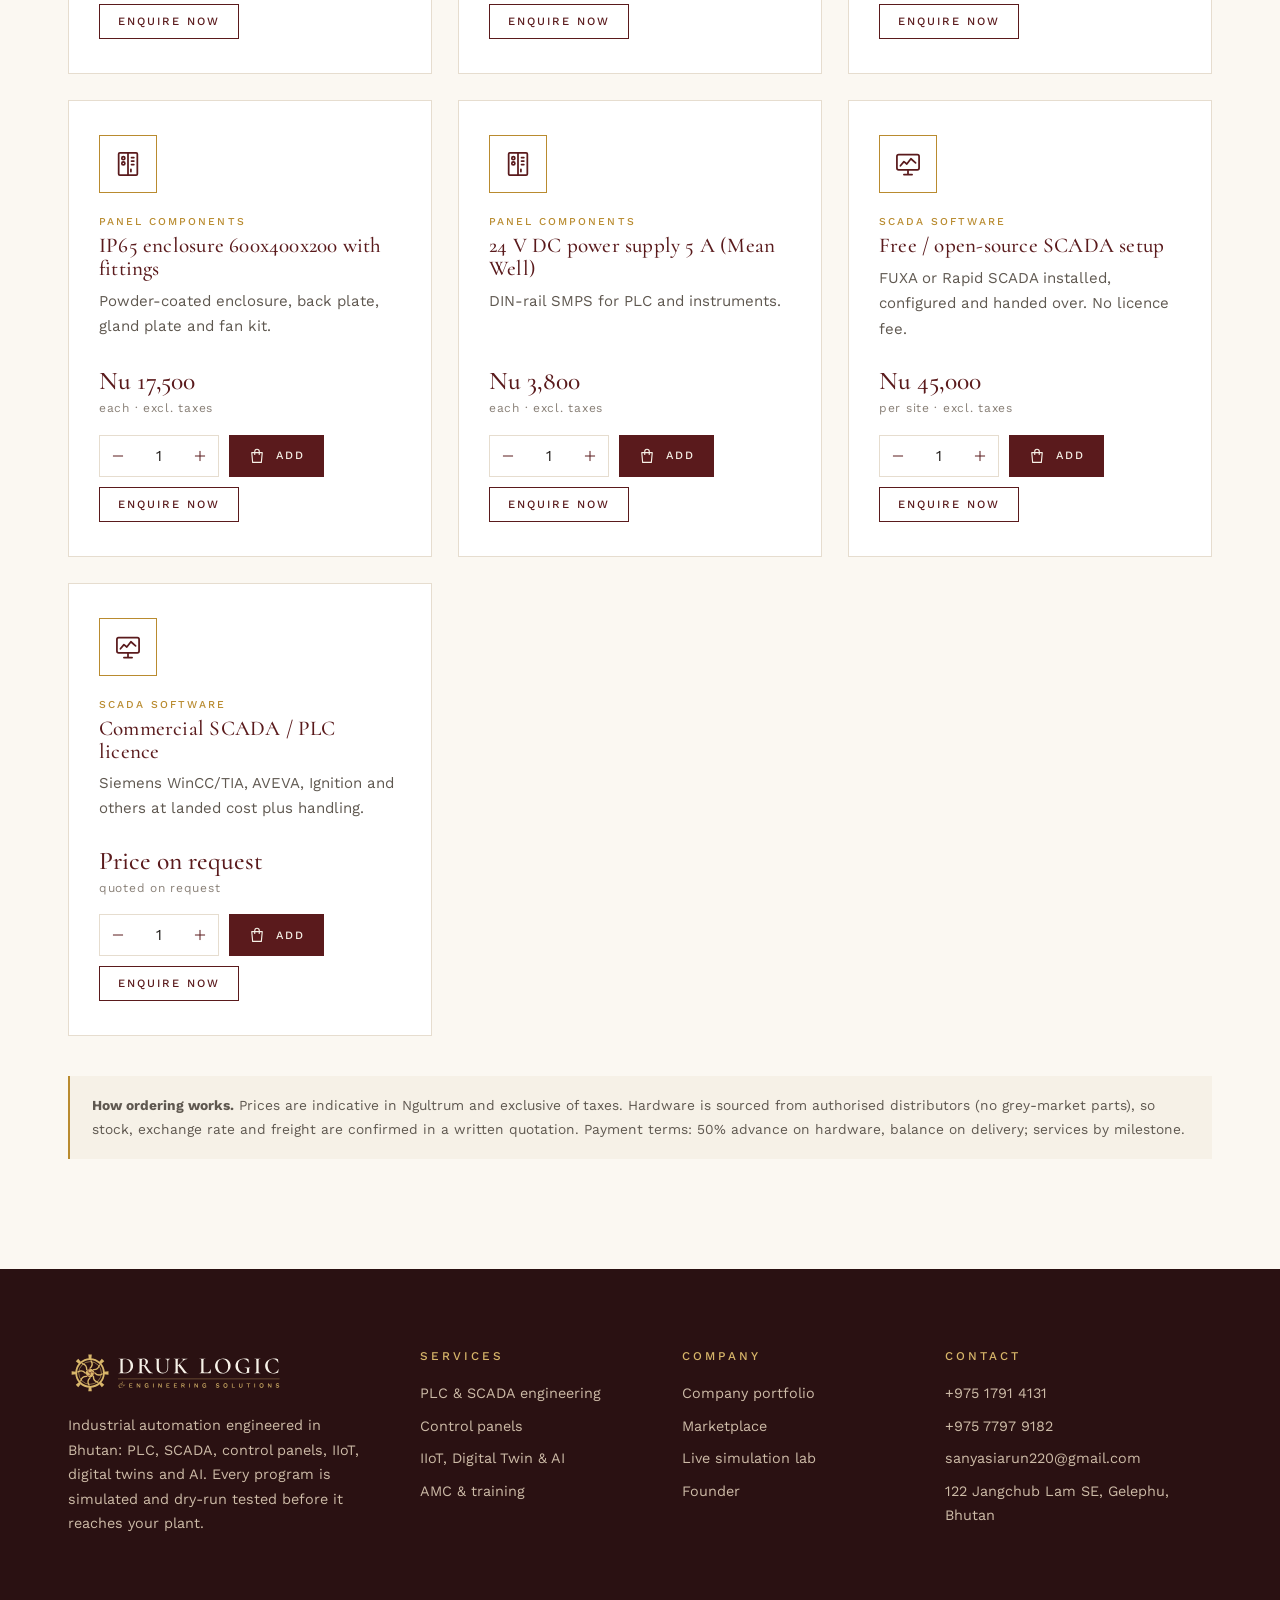
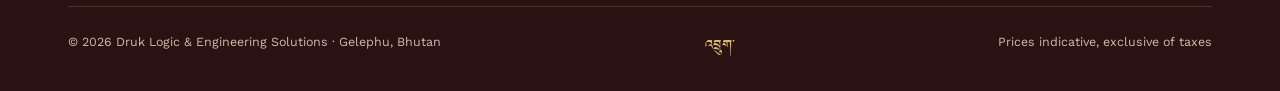
<file: marketplace.html>
<!DOCTYPE html><html lang="en"><head><meta charset="utf-8"><meta name="viewport" content="width=device-width, initial-scale=1">
<title>PLC &amp; Automation Hardware in Bhutan | Druk Logic</title>
<meta name="description" content="Enquire about Siemens and Delta PLCs, HMIs, drives, sensors, IIoT gateways, training and automation packages from Druk Logic in Gelephu, Bhutan.">
<link rel="canonical" href="https://druk-logix.github.io/druklogic/marketplace.html">
<meta property="og:type" content="website">
<meta property="og:site_name" content="Druk Logic &amp; Engineering Solutions">
<meta property="og:title" content="PLC &amp; Automation Hardware in Bhutan | Druk Logic">
<meta property="og:description" content="Enquire about Siemens and Delta PLCs, HMIs, drives, sensors, IIoT gateways, training and automation packages from Druk Logic in Gelephu, Bhutan.">
<meta property="og:url" content="https://druk-logix.github.io/druklogic/marketplace.html">
<meta property="og:image" content="https://druk-logix.github.io/druklogic/assets/img/share.png">
<meta property="og:image:alt" content="Druk Logic &amp; Engineering Solutions">
<link rel="icon" href="assets/img/favicon.svg" type="image/svg+xml"><link rel="apple-touch-icon" href="assets/img/icon.png"><link rel="preconnect" href="https://fonts.googleapis.com"><link rel="preconnect" href="https://fonts.gstatic.com" crossorigin><link href="https://fonts.googleapis.com/css2?family=Cormorant:ital,wght@0,400;0,500;0,600;1,400;1,500&family=Work+Sans:wght@300;400;500;600&family=Jomolhari&display=swap" rel="stylesheet">
<link rel="stylesheet" href="assets/css/site.css"></head><body>
<div class="topbar"><div class="wrap"><span class="dz" title="Druk">འབྲུག་</span>
<a href="tel:+97517914131"><i data-i="phone" class="ico"></i>+975 1791 4131</a><a class="hide-s" href="tel:+97577979182">+975 7797 9182</a>
<a href="mailto:sanyasiarun220@gmail.com"><i data-i="mail" class="ico"></i>sanyasiarun220@gmail.com</a><span class="hide-s"><i data-i="pin" class="ico"></i>Gelephu, Bhutan</span></div></div>
<header class="site"><div class="wrap"><a class="logo" href="./" aria-label="Druk Logic & Engineering Solutions home"><img src="assets/img/logo.svg" width="887" height="190" alt="Druk Logic & Engineering Solutions"></a>
<nav class="main"><a href="./" class="">Home</a><a href="./#services" class="">Services</a><a href="./#digital" class="">IIoT & AI</a><a href="marketplace.html" class="on">Marketplace</a><a href="portfolio.html" class="">Portfolio</a><a href="lab.html" class="">Live Lab</a><a href="./#contact" class="">Contact</a></nav>
<div style="display:flex;gap:12px;align-items:center"><button class="basket-btn" data-open-basket><i data-i="bag" class="ico"></i><span class="hide-s">Enquiry</span><b class="basket-count" style="display:none">0</b></button>
<button class="menu-btn" aria-label="Menu"><i data-i="menu" class="ico"></i></button></div></div></header>
<main>
<section class="phero"><img class="wheel" src="assets/img/wheel-gold.svg" alt=""><div class="wrap"><span class="kicker">Marketplace</span><h1>PLC &amp; automation<br>hardware</h1>
<p class="lead">Request a quote in Bhutan for Siemens and Delta PLCs, HMIs, drives, sensors, IIoT gateways, automation packages and training. Add what you need and send one enquiry.</p></div></section>
<section style="padding-top:40px"><div class="wrap"><div class="toolbar"><div class="search"><i data-i="search" class="ico"></i><input id="q" placeholder="Search PLC, HMI, IIoT, training..." aria-label="Search"></div>
<select id="sort" aria-label="Sort"><option value="feat">Featured</option><option value="lo">Price: low to high</option><option value="hi">Price: high to low</option></select>
<span id="count" class="note"></span><button class="btn sm" data-open-basket><i data-i="bag" class="ico"></i> View enquiry</button></div>
<div class="filters" id="filters"></div><div class="grid g3" id="market"></div>
<div class="disclaimer"><b>How ordering works.</b> Prices are indicative in Ngultrum and exclusive of taxes. Hardware is sourced from authorised distributors (no grey-market parts), so stock, exchange rate and freight are confirmed in a written quotation. Payment terms: 50% advance on hardware, balance on delivery; services by milestone.</div></div></section>
</main>
<footer><div class="wrap"><div class="cols">
<div><a class="logo" href="./"><img src="assets/img/logo-reverse.svg" width="887" height="190" loading="lazy" decoding="async" alt="Druk Logic & Engineering Solutions" style="background:transparent"></a>
<p style="color:#CDBBA7">Industrial automation engineered in Bhutan: PLC, SCADA, control panels, IIoT, digital twins and AI. Every program is simulated and dry-run tested before it reaches your plant.</p></div>
<div><h4>Services</h4><a href="plc-scada-bhutan.html">PLC &amp; SCADA engineering</a><a href="./#services">Control panels</a><a href="./#digital">IIoT, Digital Twin &amp; AI</a><a href="./#services">AMC &amp; training</a></div>
<div><h4>Company</h4><a href="portfolio.html">Company portfolio</a><a href="marketplace.html">Marketplace</a><a href="lab.html">Live simulation lab</a><a href="./#founder">Founder</a></div>
<div><h4>Contact</h4><a href="tel:+97517914131">+975 1791 4131</a><a href="tel:+97577979182">+975 7797 9182</a><a href="mailto:sanyasiarun220@gmail.com">sanyasiarun220@gmail.com</a><a href="https://www.google.com/maps/search/?api=1&query=Jangchub+Lam+Gelephu+Bhutan" target="_blank" rel="noopener">122 Jangchub Lam SE, Gelephu, Bhutan</a></div>
</div><div class="base"><span>&copy; 2026 Druk Logic & Engineering Solutions  ·  Gelephu, Bhutan</span><span class="dz" style="color:var(--gold-l);font-size:1.1rem">འབྲུག་</span><span>Prices indicative, exclusive of taxes</span></div></div></footer>
<script src="assets/js/data.js"></script><script src="assets/js/site.js"></script></body></html>
</file>
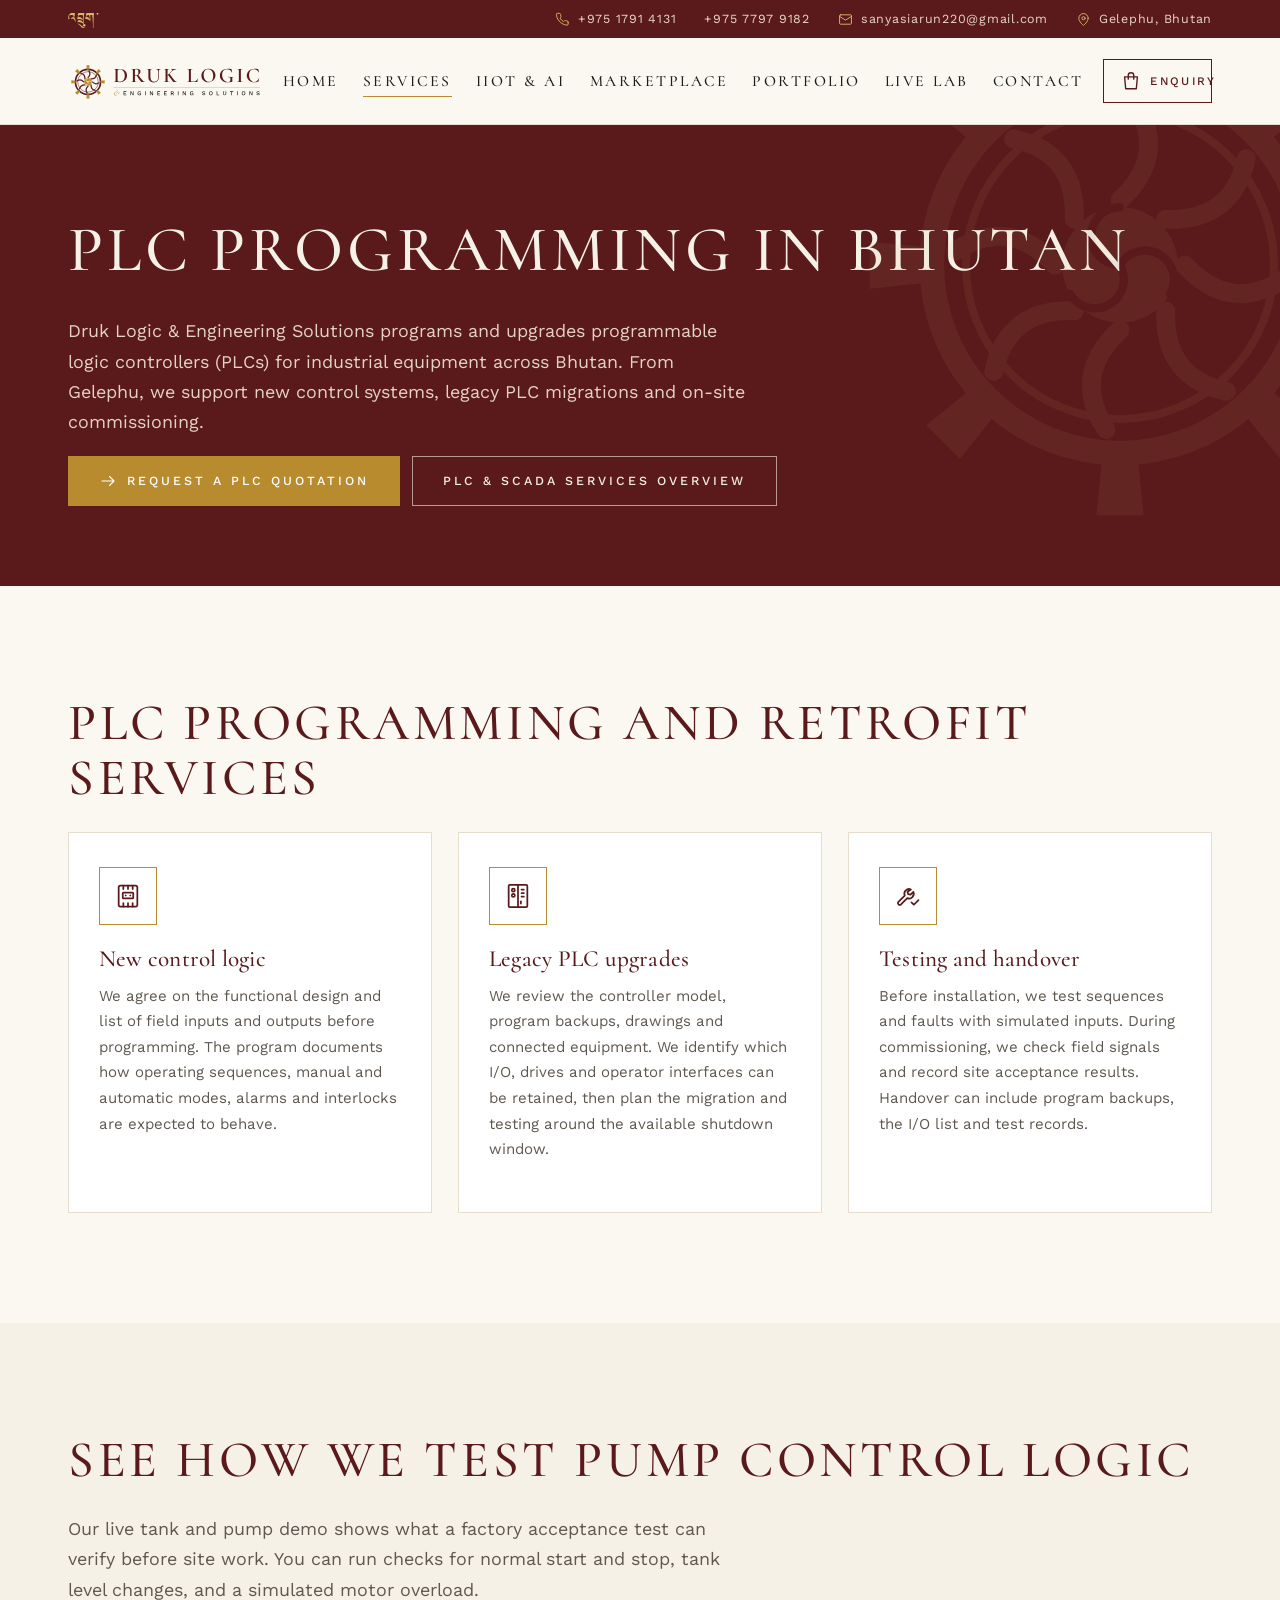
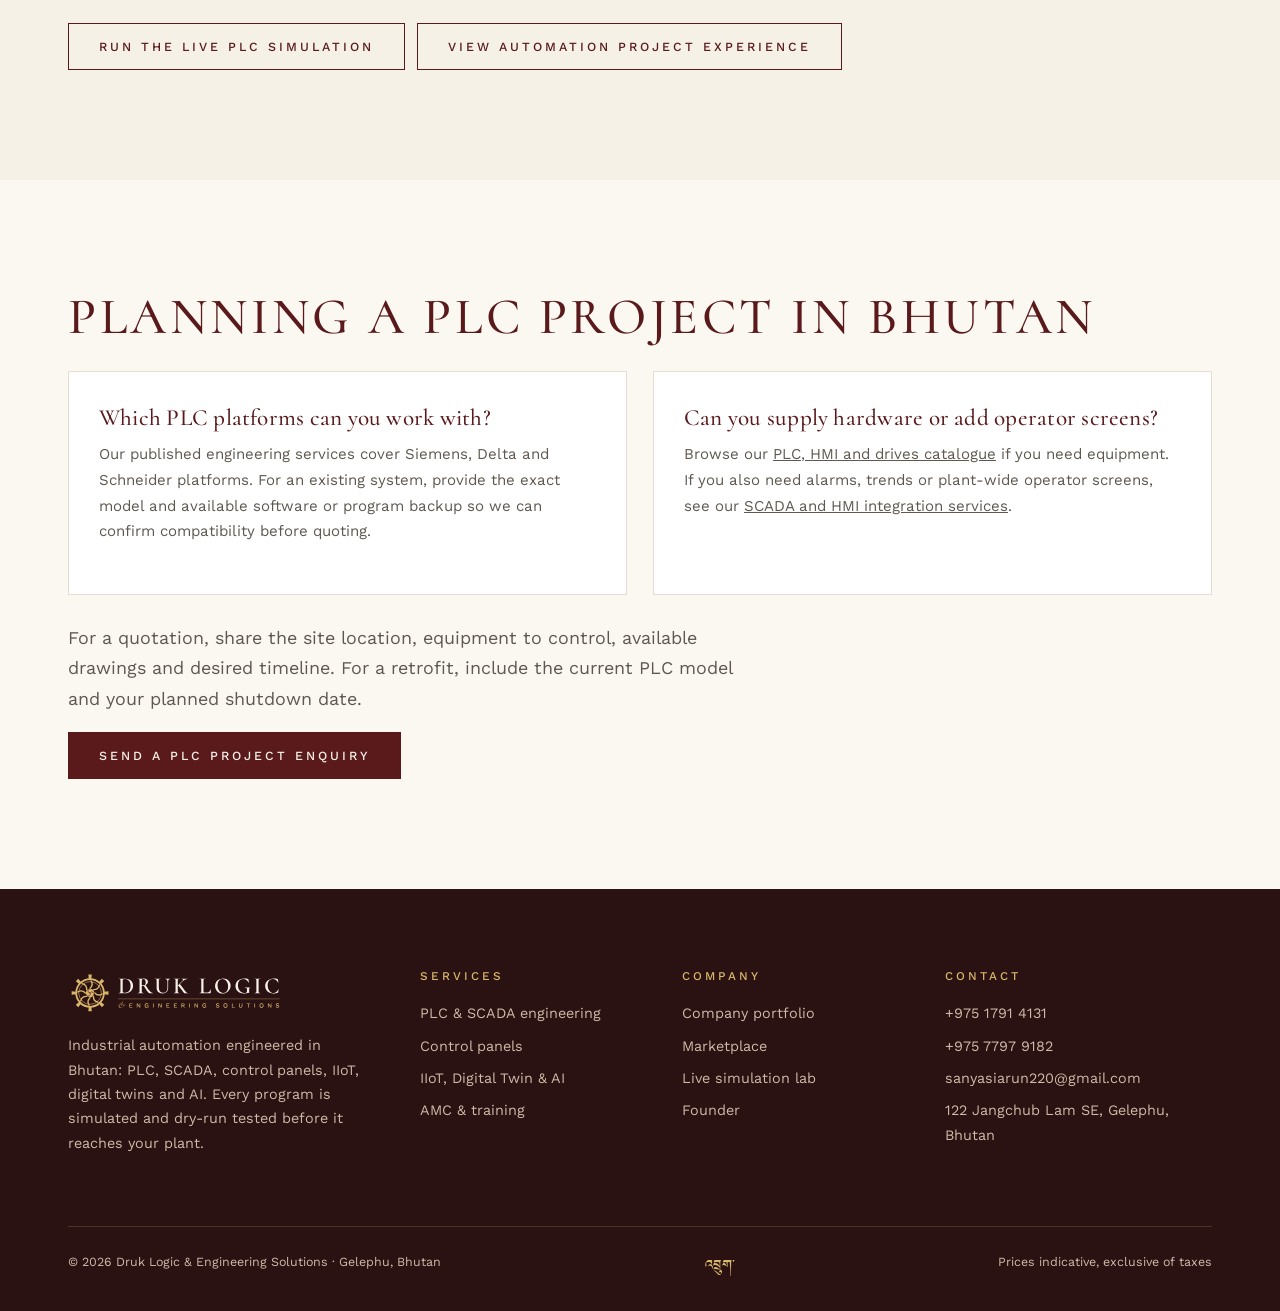
<file: plc-programming-bhutan.html>
<!DOCTYPE html>
<html lang="en">
<head>
  <meta charset="utf-8">
  <meta name="viewport" content="width=device-width, initial-scale=1">
  <title>PLC Programming &amp; Retrofits in Bhutan | Druk Logic</title>
  <meta name="description" content="Druk Logic provides PLC programming, legacy PLC retrofits, factory acceptance testing and on-site commissioning in Bhutan. Based in Gelephu.">
  <link rel="canonical" href="https://druk-logix.github.io/druklogic/plc-programming-bhutan.html">
  <link rel="describedby" href="llms.txt">
  <meta property="og:type" content="website">
  <meta property="og:site_name" content="Druk Logic &amp; Engineering Solutions">
  <meta property="og:title" content="PLC Programming &amp; Retrofits in Bhutan | Druk Logic">
  <meta property="og:description" content="Druk Logic provides PLC programming, legacy PLC retrofits, factory acceptance testing and on-site commissioning in Bhutan. Based in Gelephu.">
  <meta property="og:url" content="https://druk-logix.github.io/druklogic/plc-programming-bhutan.html">
  <meta property="og:image" content="https://druk-logix.github.io/druklogic/assets/img/share.png">
  <meta property="og:image:alt" content="Druk Logic &amp; Engineering Solutions">
  <link rel="icon" href="assets/img/favicon.svg" type="image/svg+xml">
  <link rel="apple-touch-icon" href="assets/img/icon.png">
  <link rel="preconnect" href="https://fonts.googleapis.com">
  <link rel="preconnect" href="https://fonts.gstatic.com" crossorigin>
  <link href="https://fonts.googleapis.com/css2?family=Cormorant:ital,wght@0,400;0,500;0,600;1,400;1,500&amp;family=Work+Sans:wght@300;400;500;600&amp;family=Jomolhari&amp;display=swap" rel="stylesheet">
  <link rel="stylesheet" href="assets/css/site.css">
  <script type="application/ld+json">
  {
    "@context": "https://schema.org",
    "@type": "Service",
    "@id": "https://druk-logix.github.io/druklogic/plc-programming-bhutan.html#service",
    "name": "PLC programming and retrofits in Bhutan",
    "serviceType": "PLC programming and migration",
    "url": "https://druk-logix.github.io/druklogic/plc-programming-bhutan.html",
    "description": "PLC logic development, controller upgrades, factory acceptance testing and commissioning for industrial sites across Bhutan.",
    "provider": {
      "@type": "Organization",
      "@id": "https://druk-logix.github.io/druklogic/#organization",
      "name": "Druk Logic & Engineering Solutions"
    },
    "areaServed": {"@type": "Country", "name": "Bhutan"}
  }
  </script>
</head>
<body>
  <div class="topbar">
    <div class="wrap">
      <span class="dz" title="Druk">འབྲུག་</span>
      <a href="tel:+97517914131"><i data-i="phone" class="ico"></i>+975 1791 4131</a>
      <a class="hide-s" href="tel:+97577979182">+975 7797 9182</a>
      <a href="mailto:sanyasiarun220@gmail.com"><i data-i="mail" class="ico"></i>sanyasiarun220@gmail.com</a>
      <span class="hide-s"><i data-i="pin" class="ico"></i>Gelephu, Bhutan</span>
    </div>
  </div>
  <header class="site">
    <div class="wrap">
      <a class="logo" href="./" aria-label="Druk Logic &amp; Engineering Solutions home"><img src="assets/img/logo.svg" width="887" height="190" alt="Druk Logic &amp; Engineering Solutions"></a>
      <nav class="main" aria-label="Main navigation">
        <a href="./">Home</a><a href="./#services" class="on">Services</a><a href="./#digital">IIoT &amp; AI</a><a href="marketplace.html">Marketplace</a><a href="portfolio.html">Portfolio</a><a href="lab.html">Live Lab</a><a href="./#contact">Contact</a>
      </nav>
      <div style="display:flex;gap:12px;align-items:center">
        <button type="button" class="basket-btn" data-open-basket aria-label="Enquiry basket"><i data-i="bag" class="ico"></i><span class="hide-s">Enquiry</span><b class="basket-count" style="display:none">0</b></button>
        <button type="button" class="menu-btn" aria-label="Menu"><i data-i="menu" class="ico"></i></button>
      </div>
    </div>
  </header>
  <main>
    <section class="phero">
      <img class="wheel" src="assets/img/wheel-gold.svg" alt="">
      <div class="wrap">
        <h1>PLC programming in Bhutan</h1>
        <p class="lead">Druk Logic &amp; Engineering Solutions programs and upgrades programmable logic controllers (PLCs) for industrial equipment across Bhutan. From Gelephu, we support new control systems, legacy PLC migrations and on-site commissioning.</p>
        <div class="send">
          <a class="btn gold" href="./#contact"><i data-i="arrow" class="ico"></i>Request a PLC quotation</a>
          <a class="btn light" href="plc-scada-bhutan.html">PLC &amp; SCADA services overview</a>
        </div>
      </div>
    </section>

    <section>
      <div class="wrap">
        <h2>PLC programming and retrofit services</h2>
        <div class="grid g3">
          <article class="card">
            <div class="ic"><i data-i="plc" class="ico"></i></div>
            <h3>New control logic</h3>
            <p>We agree on the functional design and list of field inputs and outputs before programming. The program documents how operating sequences, manual and automatic modes, alarms and interlocks are expected to behave.</p>
          </article>
          <article class="card">
            <div class="ic"><i data-i="panel" class="ico"></i></div>
            <h3>Legacy PLC upgrades</h3>
            <p>We review the controller model, program backups, drawings and connected equipment. We identify which I/O, drives and operator interfaces can be retained, then plan the migration and testing around the available shutdown window.</p>
          </article>
          <article class="card">
            <div class="ic"><i data-i="commissioning" class="ico"></i></div>
            <h3>Testing and handover</h3>
            <p>Before installation, we test sequences and faults with simulated inputs. During commissioning, we check field signals and record site acceptance results. Handover can include program backups, the I/O list and test records.</p>
          </article>
        </div>
      </div>
    </section>

    <section class="alt">
      <div class="wrap">
        <h2>See how we test pump control logic</h2>
        <p class="lead">Our live tank and pump demo shows what a factory acceptance test can verify before site work. You can run checks for normal start and stop, tank level changes, and a simulated motor overload.</p>
        <div class="send">
          <a class="btn line" href="lab.html">Run the live PLC simulation</a>
          <a class="btn line" href="portfolio.html">View automation project experience</a>
        </div>
      </div>
    </section>

    <section>
      <div class="wrap">
        <h2>Planning a PLC project in Bhutan</h2>
        <div class="grid g2">
          <article class="card">
            <h3>Which PLC platforms can you work with?</h3>
            <p>Our published engineering services cover Siemens, Delta and Schneider platforms. For an existing system, provide the exact model and available software or program backup so we can confirm compatibility before quoting.</p>
          </article>
          <article class="card">
            <h3>Can you supply hardware or add operator screens?</h3>
            <p>Browse our <a href="marketplace.html" style="text-decoration:underline">PLC, HMI and drives catalogue</a> if you need equipment. If you also need alarms, trends or plant-wide operator screens, see our <a href="scada-integration-bhutan.html" style="text-decoration:underline">SCADA and HMI integration services</a>.</p>
          </article>
        </div>
        <p class="lead" style="margin-top:28px">For a quotation, share the site location, equipment to control, available drawings and desired timeline. For a retrofit, include the current PLC model and your planned shutdown date.</p>
        <a class="btn" href="./#contact">Send a PLC project enquiry</a>
      </div>
    </section>
  </main>
  <footer>
    <div class="wrap">
      <div class="cols">
        <div>
          <a class="logo" href="./"><img src="assets/img/logo-reverse.svg" width="887" height="190" loading="lazy" decoding="async" alt="Druk Logic &amp; Engineering Solutions" style="background:transparent"></a>
          <p style="color:#CDBBA7">Industrial automation engineered in Bhutan: PLC, SCADA, control panels, IIoT, digital twins and AI. Every program is simulated and dry-run tested before it reaches your plant.</p>
        </div>
        <div><h4>Services</h4><a href="plc-scada-bhutan.html">PLC &amp; SCADA engineering</a><a href="./#services">Control panels</a><a href="./#digital">IIoT, Digital Twin &amp; AI</a><a href="./#services">AMC &amp; training</a></div>
        <div><h4>Company</h4><a href="portfolio.html">Company portfolio</a><a href="marketplace.html">Marketplace</a><a href="lab.html">Live simulation lab</a><a href="./#founder">Founder</a></div>
        <div><h4>Contact</h4><a href="tel:+97517914131">+975 1791 4131</a><a href="tel:+97577979182">+975 7797 9182</a><a href="mailto:sanyasiarun220@gmail.com">sanyasiarun220@gmail.com</a><a href="https://www.google.com/maps/search/?api=1&amp;query=Jangchub+Lam+Gelephu+Bhutan" target="_blank" rel="noopener">122 Jangchub Lam SE, Gelephu, Bhutan</a></div>
      </div>
      <div class="base"><span>&copy; 2026 Druk Logic &amp; Engineering Solutions · Gelephu, Bhutan</span><span class="dz" style="color:var(--gold-l);font-size:1.1rem">འབྲུག་</span><span>Prices indicative, exclusive of taxes</span></div>
    </div>
  </footer>
  <script src="assets/js/data.js"></script>
  <script src="assets/js/site.js"></script>
</body>
</html>
</file>
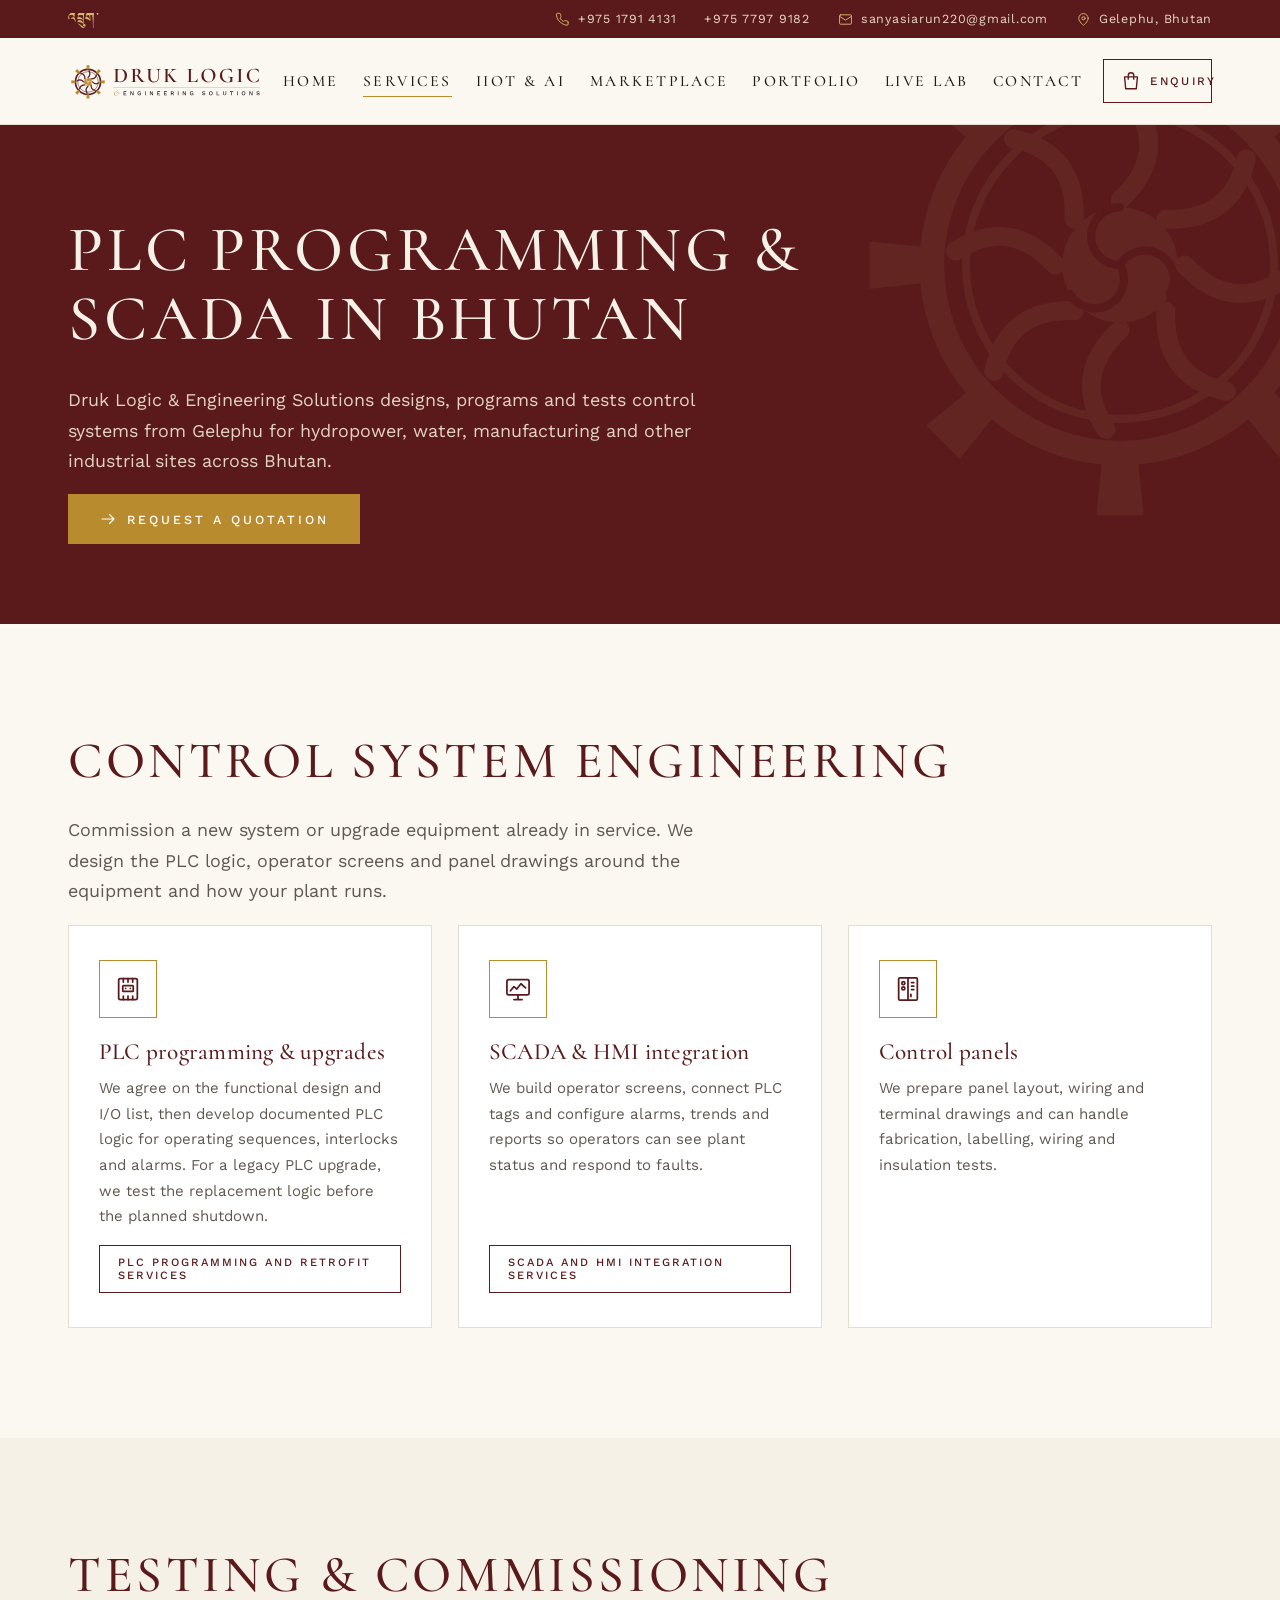
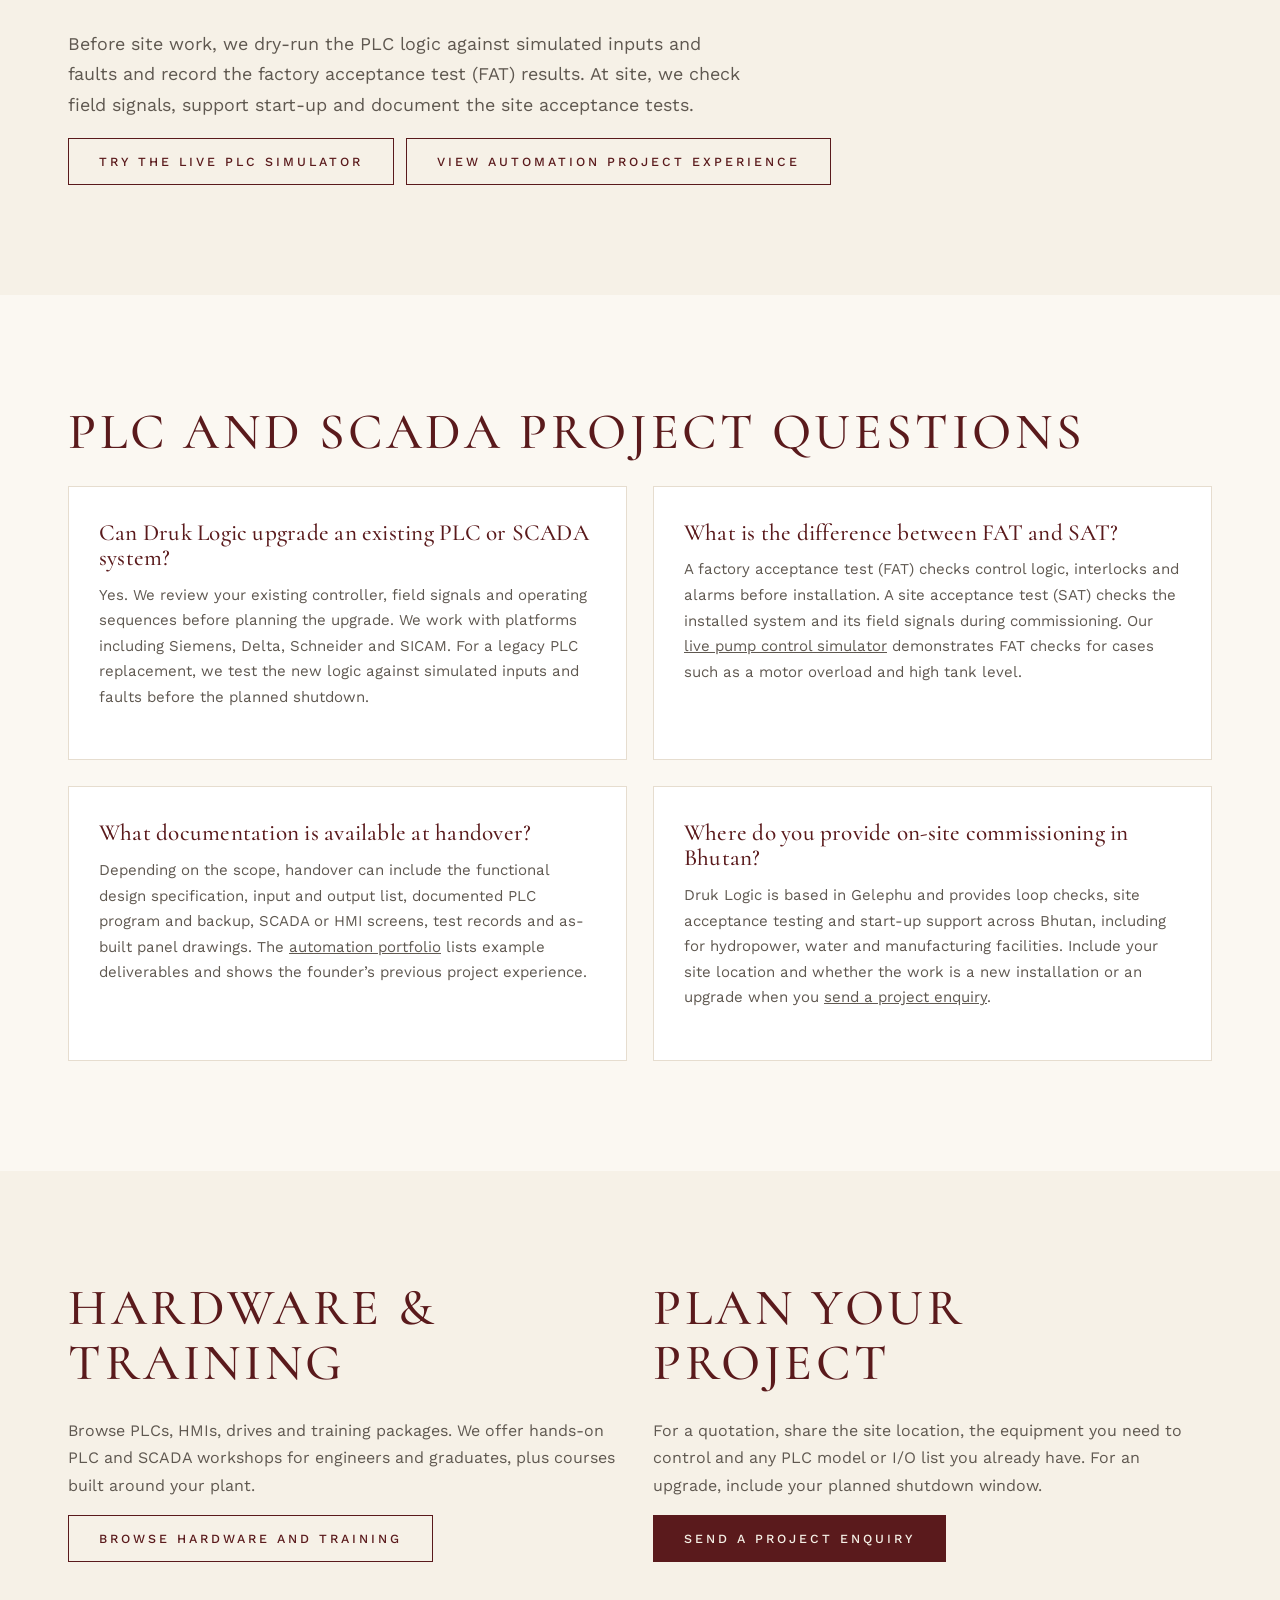
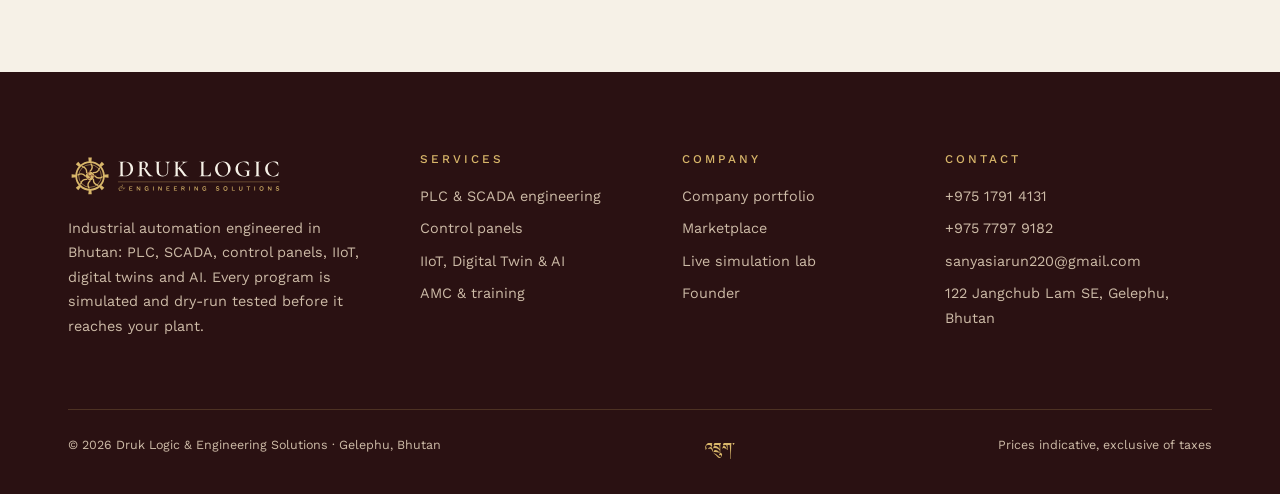
<file: plc-scada-bhutan.html>
<!DOCTYPE html>
<html lang="en">
<head>
  <meta charset="utf-8">
  <meta name="viewport" content="width=device-width, initial-scale=1">
  <title>PLC Programming &amp; SCADA in Bhutan | Druk Logic</title>
  <meta name="description" content="Druk Logic provides PLC programming, SCADA and HMI integration, control panels and commissioning from Gelephu for industrial sites across Bhutan.">
  <link rel="canonical" href="https://druk-logix.github.io/druklogic/plc-scada-bhutan.html">
  <link rel="describedby" href="llms.txt">
  <meta property="og:type" content="website">
  <meta property="og:site_name" content="Druk Logic &amp; Engineering Solutions">
  <meta property="og:title" content="PLC Programming &amp; SCADA in Bhutan | Druk Logic">
  <meta property="og:description" content="Druk Logic provides PLC programming, SCADA and HMI integration, control panels and commissioning from Gelephu for industrial sites across Bhutan.">
  <meta property="og:url" content="https://druk-logix.github.io/druklogic/plc-scada-bhutan.html">
  <meta property="og:image" content="https://druk-logix.github.io/druklogic/assets/img/share.png">
  <meta property="og:image:alt" content="Druk Logic &amp; Engineering Solutions">
  <link rel="icon" href="assets/img/favicon.svg" type="image/svg+xml">
  <link rel="apple-touch-icon" href="assets/img/icon.png">
  <link rel="preconnect" href="https://fonts.googleapis.com">
  <link rel="preconnect" href="https://fonts.gstatic.com" crossorigin>
  <link href="https://fonts.googleapis.com/css2?family=Cormorant:ital,wght@0,400;0,500;0,600;1,400;1,500&amp;family=Work+Sans:wght@300;400;500;600&amp;family=Jomolhari&amp;display=swap" rel="stylesheet">
  <link rel="stylesheet" href="assets/css/site.css">
  <script type="application/ld+json">
  {
    "@context": "https://schema.org",
    "@type": "Service",
    "@id": "https://druk-logix.github.io/druklogic/plc-scada-bhutan.html#service",
    "name": "PLC programming and SCADA integration in Bhutan",
    "serviceType": "Industrial automation",
    "url": "https://druk-logix.github.io/druklogic/plc-scada-bhutan.html",
    "description": "PLC programming, SCADA and HMI integration, control panels and commissioning from Gelephu for industrial sites across Bhutan.",
    "provider": {
      "@type": "Organization",
      "@id": "https://druk-logix.github.io/druklogic/#organization",
      "name": "Druk Logic & Engineering Solutions"
    },
    "areaServed": {"@type": "Country", "name": "Bhutan"}
  }
  </script>
</head>
<body>
  <div class="topbar">
    <div class="wrap">
      <span class="dz" title="Druk">འབྲུག་</span>
      <a href="tel:+97517914131"><i data-i="phone" class="ico"></i>+975 1791 4131</a>
      <a class="hide-s" href="tel:+97577979182">+975 7797 9182</a>
      <a href="mailto:sanyasiarun220@gmail.com"><i data-i="mail" class="ico"></i>sanyasiarun220@gmail.com</a>
      <span class="hide-s"><i data-i="pin" class="ico"></i>Gelephu, Bhutan</span>
    </div>
  </div>
  <header class="site">
    <div class="wrap">
      <a class="logo" href="./" aria-label="Druk Logic &amp; Engineering Solutions home"><img src="assets/img/logo.svg" width="887" height="190" alt="Druk Logic &amp; Engineering Solutions"></a>
      <nav class="main" aria-label="Main navigation">
        <a href="./">Home</a><a href="./#services" class="on">Services</a><a href="./#digital">IIoT &amp; AI</a><a href="marketplace.html">Marketplace</a><a href="portfolio.html">Portfolio</a><a href="lab.html">Live Lab</a><a href="./#contact">Contact</a>
      </nav>
      <div style="display:flex;gap:12px;align-items:center">
        <button type="button" class="basket-btn" data-open-basket aria-label="Enquiry basket"><i data-i="bag" class="ico"></i><span class="hide-s">Enquiry</span><b class="basket-count" style="display:none">0</b></button>
        <button type="button" class="menu-btn" aria-label="Menu"><i data-i="menu" class="ico"></i></button>
      </div>
    </div>
  </header>
  <main>
    <section class="phero">
      <img class="wheel" src="assets/img/wheel-gold.svg" alt="">
      <div class="wrap">
        <h1>PLC programming &amp;<br>SCADA in Bhutan</h1>
        <p class="lead">Druk Logic &amp; Engineering Solutions designs, programs and tests control systems from Gelephu for hydropower, water, manufacturing and other industrial sites across Bhutan.</p>
        <a class="btn gold" href="./#contact"><i data-i="arrow" class="ico"></i>Request a quotation</a>
      </div>
    </section>

    <section>
      <div class="wrap">
        <h2>Control system engineering</h2>
        <p class="lead">Commission a new system or upgrade equipment already in service. We design the PLC logic, operator screens and panel drawings around the equipment and how your plant runs.</p>
        <div class="grid g3">
          <article class="card">
            <div class="ic"><i data-i="plc" class="ico"></i></div>
            <h3>PLC programming &amp; upgrades</h3>
            <p>We agree on the functional design and I/O list, then develop documented PLC logic for operating sequences, interlocks and alarms. For a legacy PLC upgrade, we test the replacement logic before the planned shutdown.</p>
            <div class="acts"><a class="btn sm line" href="plc-programming-bhutan.html">PLC programming and retrofit services</a></div>
          </article>
          <article class="card">
            <div class="ic"><i data-i="scada" class="ico"></i></div>
            <h3>SCADA &amp; HMI integration</h3>
            <p>We build operator screens, connect PLC tags and configure alarms, trends and reports so operators can see plant status and respond to faults.</p>
            <div class="acts"><a class="btn sm line" href="scada-integration-bhutan.html">SCADA and HMI integration services</a></div>
          </article>
          <article class="card">
            <div class="ic"><i data-i="panel" class="ico"></i></div>
            <h3>Control panels</h3>
            <p>We prepare panel layout, wiring and terminal drawings and can handle fabrication, labelling, wiring and insulation tests.</p>
          </article>
        </div>
      </div>
    </section>

    <section class="alt">
      <div class="wrap">
        <h2>Testing &amp; commissioning</h2>
        <p class="lead">Before site work, we dry-run the PLC logic against simulated inputs and faults and record the factory acceptance test (FAT) results. At site, we check field signals, support start-up and document the site acceptance tests.</p>
        <div class="send">
          <a class="btn line" href="lab.html">Try the live PLC simulator</a>
          <a class="btn line" href="portfolio.html">View automation project experience</a>
        </div>
      </div>
    </section>

    <section id="project-questions">
      <div class="wrap">
        <h2>PLC and SCADA project questions</h2>
        <div class="grid g2">
          <article class="card">
            <h3>Can Druk Logic upgrade an existing PLC or SCADA system?</h3>
            <p>Yes. We review your existing controller, field signals and operating sequences before planning the upgrade. We work with platforms including Siemens, Delta, Schneider and SICAM. For a legacy PLC replacement, we test the new logic against simulated inputs and faults before the planned shutdown.</p>
          </article>
          <article class="card">
            <h3>What is the difference between FAT and SAT?</h3>
            <p>A factory acceptance test (FAT) checks control logic, interlocks and alarms before installation. A site acceptance test (SAT) checks the installed system and its field signals during commissioning. Our <a href="lab.html" style="text-decoration:underline">live pump control simulator</a> demonstrates FAT checks for cases such as a motor overload and high tank level.</p>
          </article>
          <article class="card">
            <h3>What documentation is available at handover?</h3>
            <p>Depending on the scope, handover can include the functional design specification, input and output list, documented PLC program and backup, SCADA or HMI screens, test records and as-built panel drawings. The <a href="portfolio.html" style="text-decoration:underline">automation portfolio</a> lists example deliverables and shows the founder’s previous project experience.</p>
          </article>
          <article class="card">
            <h3>Where do you provide on-site commissioning in Bhutan?</h3>
            <p>Druk Logic is based in Gelephu and provides loop checks, site acceptance testing and start-up support across Bhutan, including for hydropower, water and manufacturing facilities. Include your site location and whether the work is a new installation or an upgrade when you <a href="./#contact" style="text-decoration:underline">send a project enquiry</a>.</p>
          </article>
        </div>
      </div>
    </section>

    <section class="alt">
      <div class="wrap">
        <div class="grid g2">
          <div>
            <h2>Hardware &amp; training</h2>
            <p>Browse PLCs, HMIs, drives and training packages. We offer hands-on PLC and SCADA workshops for engineers and graduates, plus courses built around your plant.</p>
            <a class="btn line" href="marketplace.html">Browse hardware and training</a>
          </div>
          <div>
            <h2>Plan your project</h2>
            <p>For a quotation, share the site location, the equipment you need to control and any PLC model or I/O list you already have. For an upgrade, include your planned shutdown window.</p>
            <a class="btn" href="./#contact">Send a project enquiry</a>
          </div>
        </div>
      </div>
    </section>
  </main>
  <footer>
    <div class="wrap">
      <div class="cols">
        <div>
          <a class="logo" href="./"><img src="assets/img/logo-reverse.svg" width="887" height="190" loading="lazy" decoding="async" alt="Druk Logic &amp; Engineering Solutions" style="background:transparent"></a>
          <p style="color:#CDBBA7">Industrial automation engineered in Bhutan: PLC, SCADA, control panels, IIoT, digital twins and AI. Every program is simulated and dry-run tested before it reaches your plant.</p>
        </div>
        <div><h4>Services</h4><a href="plc-scada-bhutan.html">PLC &amp; SCADA engineering</a><a href="./#services">Control panels</a><a href="./#digital">IIoT, Digital Twin &amp; AI</a><a href="./#services">AMC &amp; training</a></div>
        <div><h4>Company</h4><a href="portfolio.html">Company portfolio</a><a href="marketplace.html">Marketplace</a><a href="lab.html">Live simulation lab</a><a href="./#founder">Founder</a></div>
        <div><h4>Contact</h4><a href="tel:+97517914131">+975 1791 4131</a><a href="tel:+97577979182">+975 7797 9182</a><a href="mailto:sanyasiarun220@gmail.com">sanyasiarun220@gmail.com</a><a href="https://www.google.com/maps/search/?api=1&amp;query=Jangchub+Lam+Gelephu+Bhutan" target="_blank" rel="noopener">122 Jangchub Lam SE, Gelephu, Bhutan</a></div>
      </div>
      <div class="base"><span>&copy; 2026 Druk Logic &amp; Engineering Solutions · Gelephu, Bhutan</span><span class="dz" style="color:var(--gold-l);font-size:1.1rem">འབྲུག་</span><span>Prices indicative, exclusive of taxes</span></div>
    </div>
  </footer>
  <script src="assets/js/data.js"></script>
  <script src="assets/js/site.js"></script>
</body>
</html>
</file>
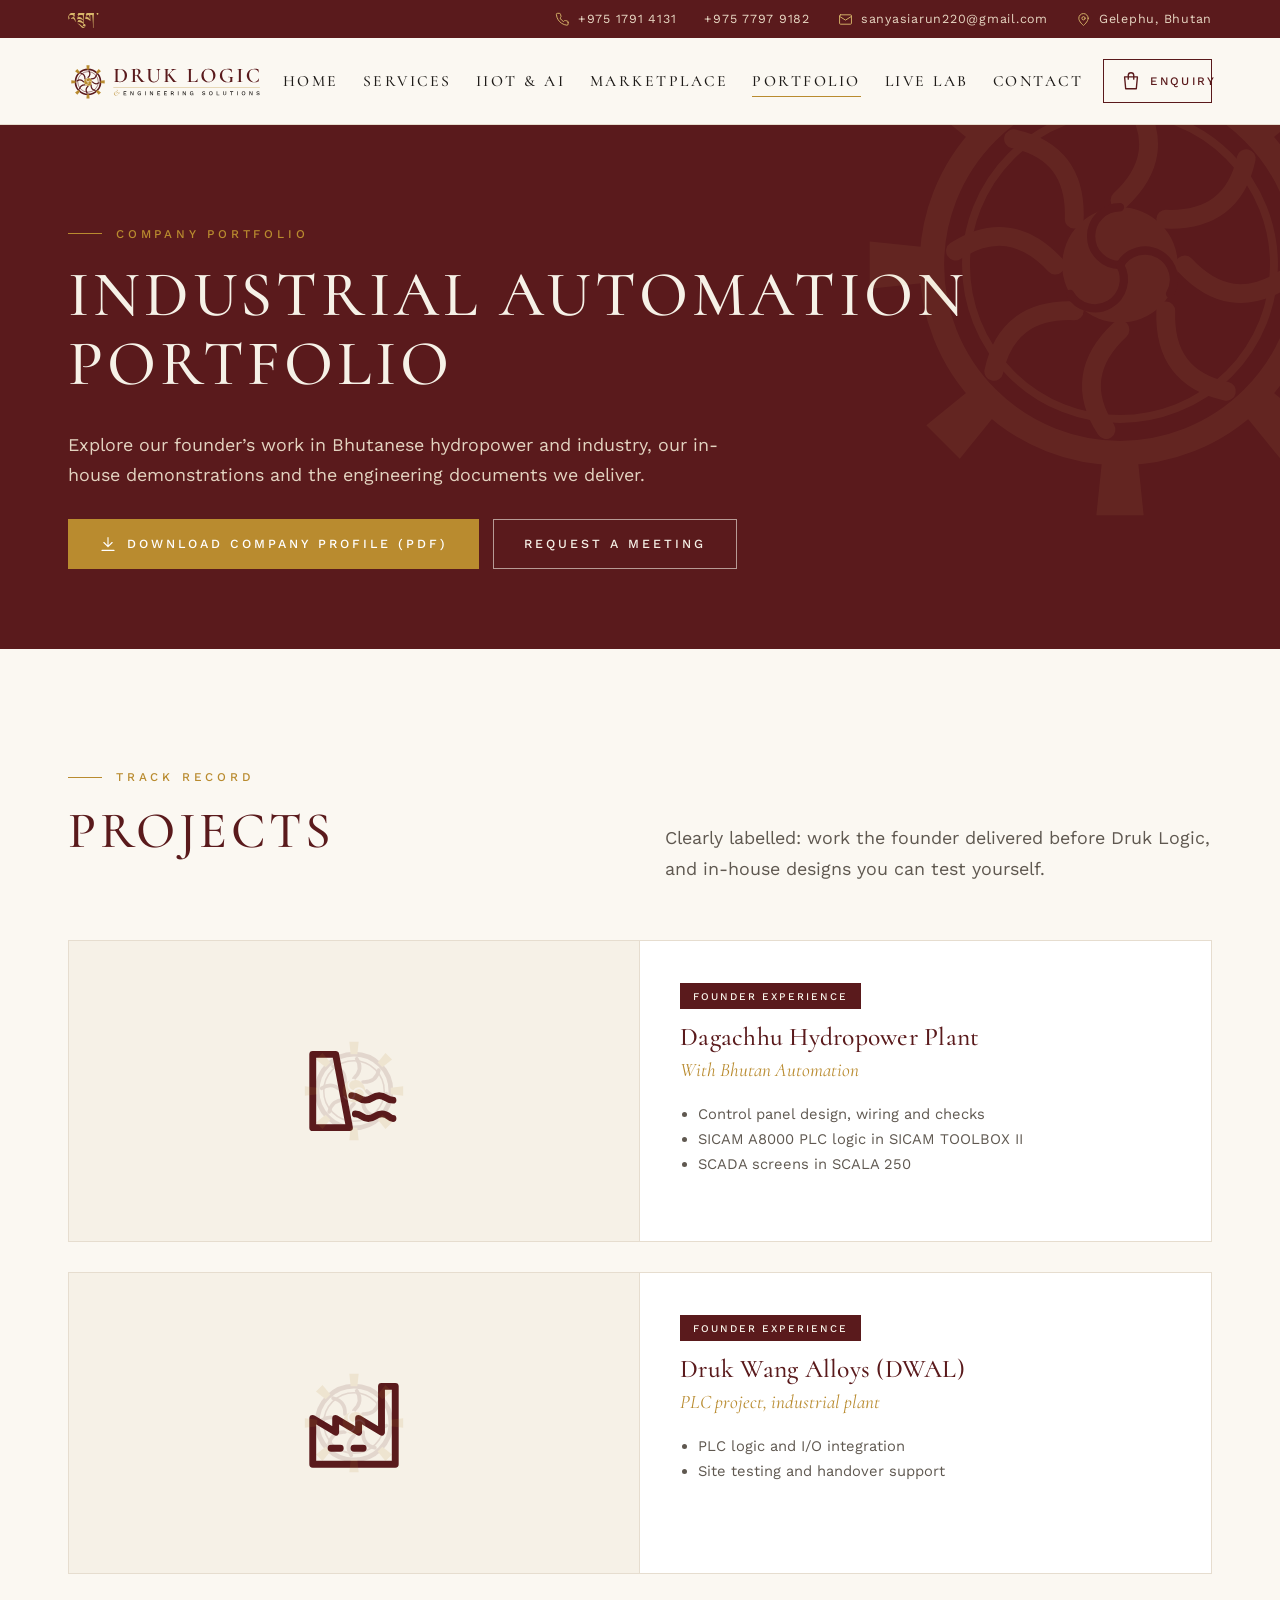
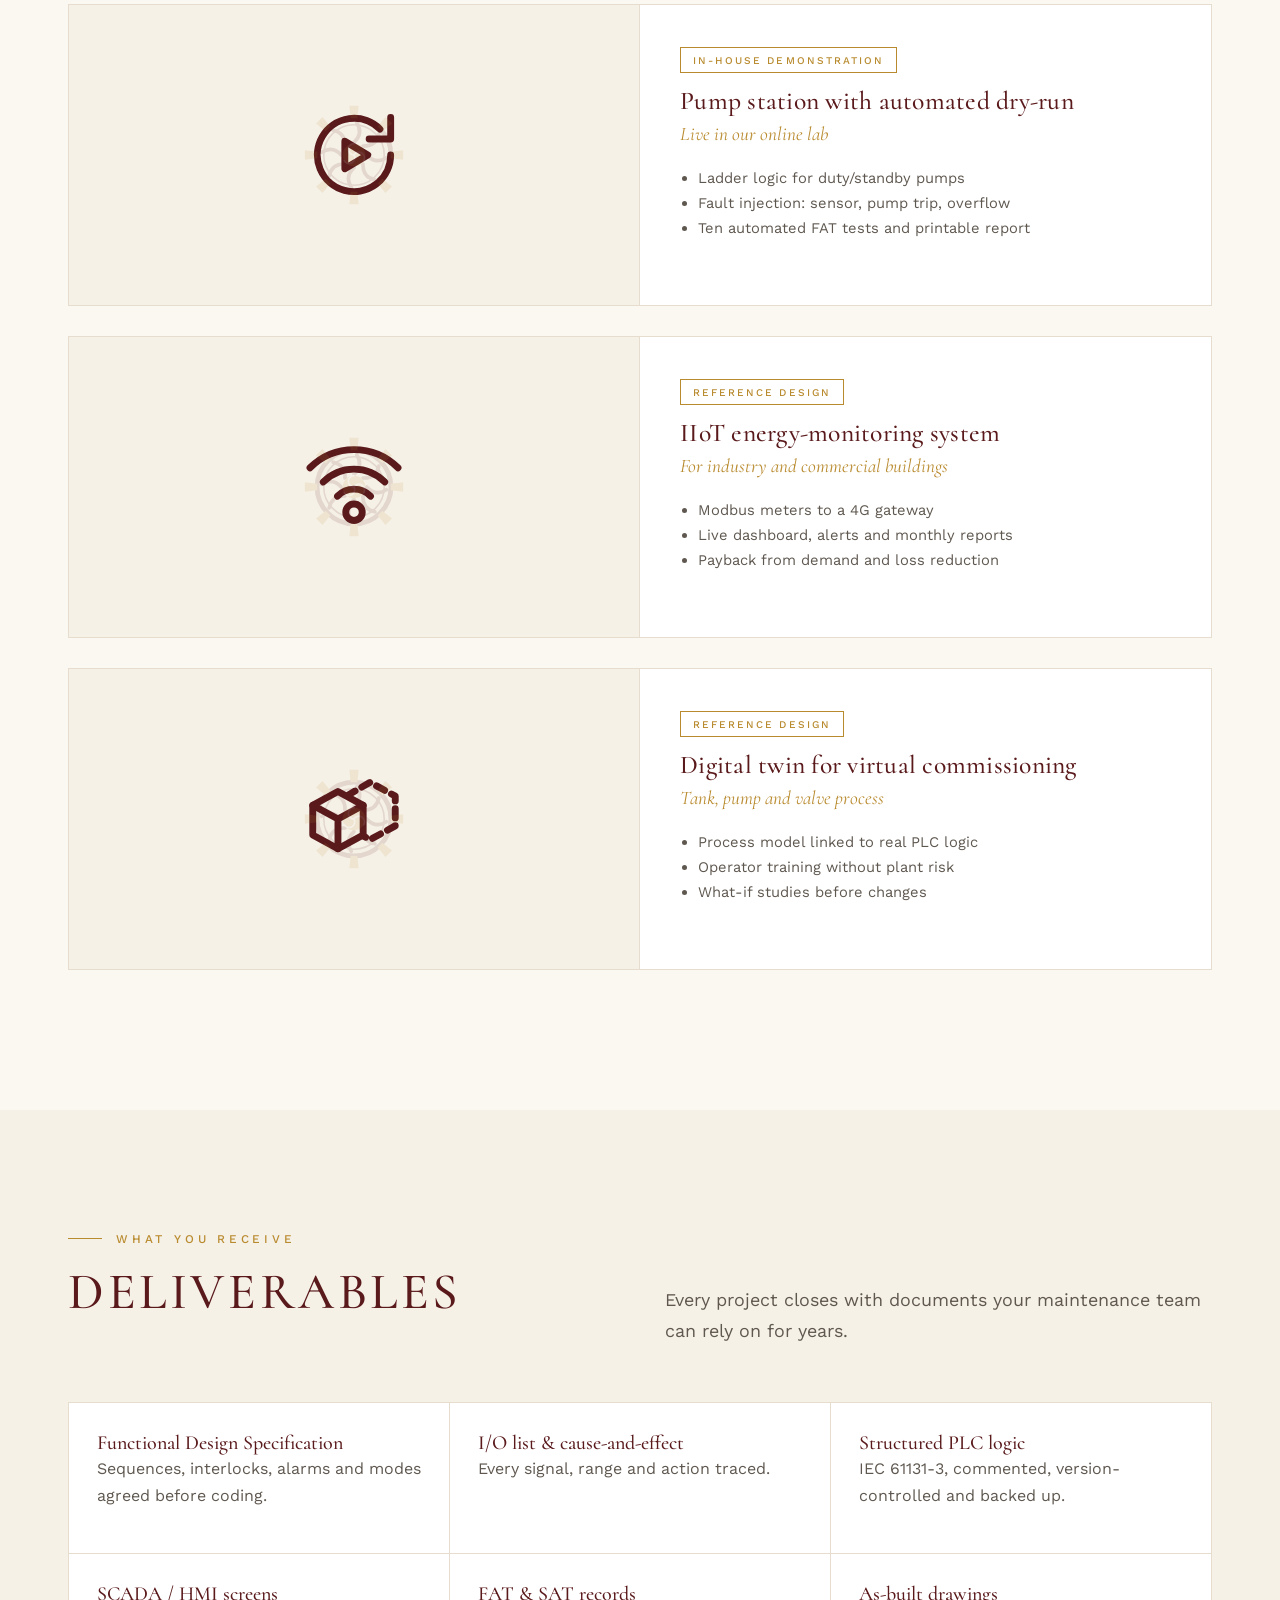
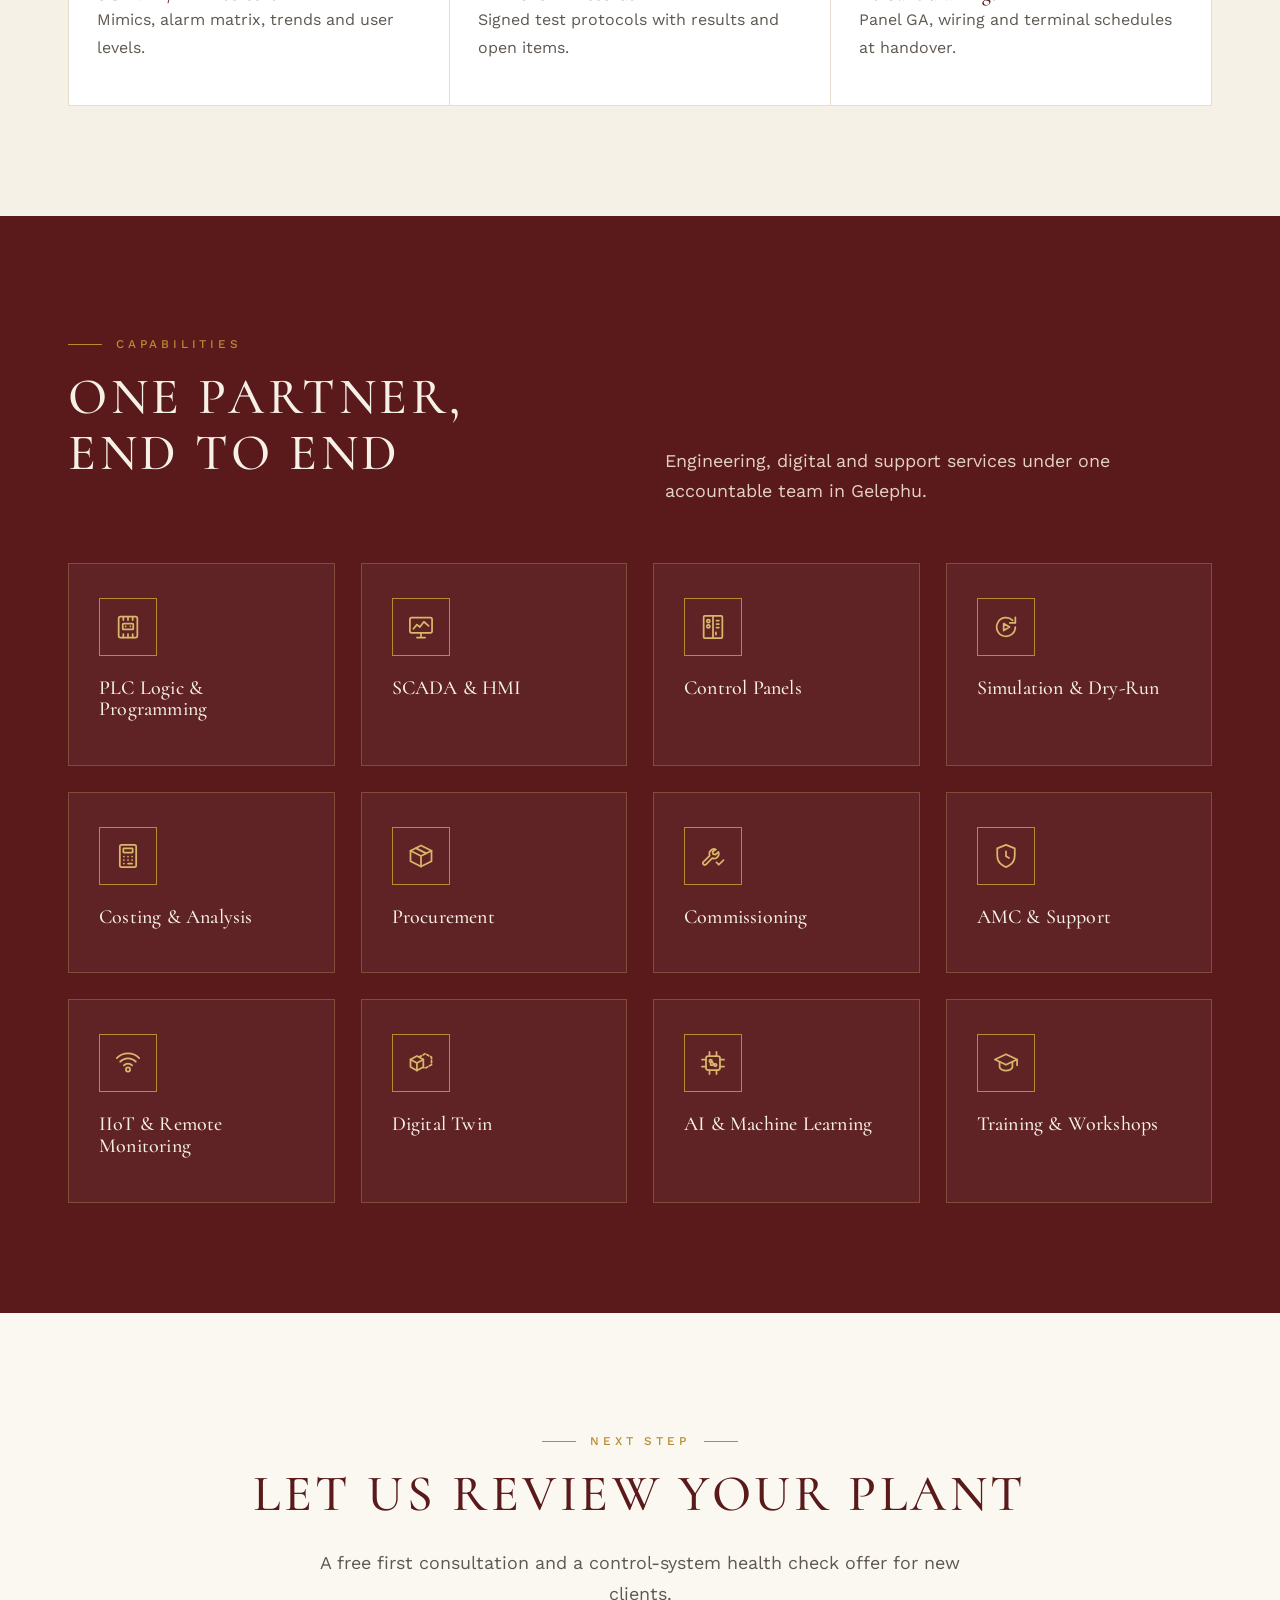
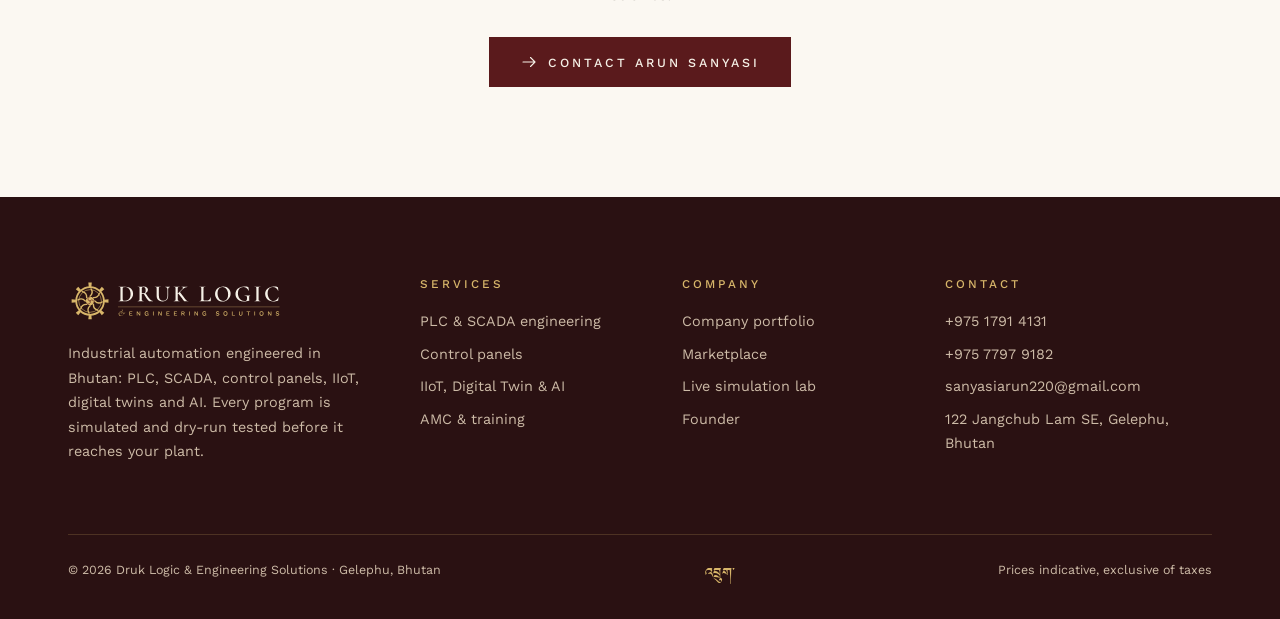
<file: portfolio.html>
<!DOCTYPE html><html lang="en"><head><meta charset="utf-8"><meta name="viewport" content="width=device-width, initial-scale=1">
<title>Industrial Automation Portfolio in Bhutan | Druk Logic</title>
<meta name="description" content="See Druk Logic&#x27;s automation portfolio, with founder experience in Bhutanese hydropower and industry and in-house PLC and IIoT demonstrations.">
<link rel="canonical" href="https://druk-logix.github.io/druklogic/portfolio.html">
<meta property="og:type" content="website">
<meta property="og:site_name" content="Druk Logic &amp; Engineering Solutions">
<meta property="og:title" content="Industrial Automation Portfolio in Bhutan | Druk Logic">
<meta property="og:description" content="See Druk Logic&#x27;s automation portfolio, with founder experience in Bhutanese hydropower and industry and in-house PLC and IIoT demonstrations.">
<meta property="og:url" content="https://druk-logix.github.io/druklogic/portfolio.html">
<meta property="og:image" content="https://druk-logix.github.io/druklogic/assets/img/share.png">
<meta property="og:image:alt" content="Druk Logic &amp; Engineering Solutions">
<link rel="icon" href="assets/img/favicon.svg" type="image/svg+xml"><link rel="apple-touch-icon" href="assets/img/icon.png"><link rel="preconnect" href="https://fonts.googleapis.com"><link rel="preconnect" href="https://fonts.gstatic.com" crossorigin><link href="https://fonts.googleapis.com/css2?family=Cormorant:ital,wght@0,400;0,500;0,600;1,400;1,500&family=Work+Sans:wght@300;400;500;600&family=Jomolhari&display=swap" rel="stylesheet">
<link rel="stylesheet" href="assets/css/site.css"></head><body>
<div class="topbar"><div class="wrap"><span class="dz" title="Druk">འབྲུག་</span>
<a href="tel:+97517914131"><i data-i="phone" class="ico"></i>+975 1791 4131</a><a class="hide-s" href="tel:+97577979182">+975 7797 9182</a>
<a href="mailto:sanyasiarun220@gmail.com"><i data-i="mail" class="ico"></i>sanyasiarun220@gmail.com</a><span class="hide-s"><i data-i="pin" class="ico"></i>Gelephu, Bhutan</span></div></div>
<header class="site"><div class="wrap"><a class="logo" href="./" aria-label="Druk Logic & Engineering Solutions home"><img src="assets/img/logo.svg" width="887" height="190" alt="Druk Logic & Engineering Solutions"></a>
<nav class="main"><a href="./" class="">Home</a><a href="./#services" class="">Services</a><a href="./#digital" class="">IIoT & AI</a><a href="marketplace.html" class="">Marketplace</a><a href="portfolio.html" class="on">Portfolio</a><a href="lab.html" class="">Live Lab</a><a href="./#contact" class="">Contact</a></nav>
<div style="display:flex;gap:12px;align-items:center"><button class="basket-btn" data-open-basket><i data-i="bag" class="ico"></i><span class="hide-s">Enquiry</span><b class="basket-count" style="display:none">0</b></button>
<button class="menu-btn" aria-label="Menu"><i data-i="menu" class="ico"></i></button></div></div></header>
<main>
<style>.ico.big{width:110px;height:110px;color:var(--maroon)}</style>
<section class="phero"><img class="wheel" src="assets/img/wheel-gold.svg" alt=""><div class="wrap"><span class="kicker">Company portfolio</span><h1>Industrial automation<br>portfolio</h1>
<p class="lead">Explore our founder’s work in Bhutanese hydropower and industry, our in-house demonstrations and the engineering documents we deliver.</p>
<div class="cta" style="display:flex;gap:14px;flex-wrap:wrap;margin-top:28px"><a class="btn gold" href="assets/docs/Druk_Logic_Company_Profile.pdf" download><i data-i="download" class="ico"></i> Download company profile (PDF)</a><a class="btn light" href="./#contact">Request a meeting</a></div></div></section>
<section><div class="wrap"><div class="head"><div><span class="kicker">Track record</span><h2>Projects</h2></div><p class="lead">Clearly labelled: work the founder delivered before Druk Logic, and in-house designs you can test yourself.</p></div><div class="proj reveal"><div class="art"><div style="position:relative;display:grid;place-items:center"><img src="assets/img/icon.svg" alt="" style="width:260px;opacity:.12;position:absolute"><i data-i="hydro" class="ico big"></i></div></div>
<div class="txt"><span class="tag f">Founder experience</span><h3>Dagachhu Hydropower Plant</h3><p class="italic" style="font-size:1.2rem;margin-top:-6px">With Bhutan Automation</p><ul><li>Control panel design, wiring and checks</li><li>SICAM A8000 PLC logic in SICAM TOOLBOX II</li><li>SCADA screens in SCALA 250</li></ul></div></div><div class="proj reveal"><div class="art"><div style="position:relative;display:grid;place-items:center"><img src="assets/img/icon.svg" alt="" style="width:260px;opacity:.12;position:absolute"><i data-i="industry" class="ico big"></i></div></div>
<div class="txt"><span class="tag f">Founder experience</span><h3>Druk Wang Alloys (DWAL)</h3><p class="italic" style="font-size:1.2rem;margin-top:-6px">PLC project, industrial plant</p><ul><li>PLC logic and I/O integration</li><li>Site testing and handover support</li></ul></div></div><div class="proj reveal"><div class="art"><div style="position:relative;display:grid;place-items:center"><img src="assets/img/icon.svg" alt="" style="width:260px;opacity:.12;position:absolute"><i data-i="simulation" class="ico big"></i></div></div>
<div class="txt"><span class="tag ">In-house demonstration</span><h3>Pump station with automated dry-run</h3><p class="italic" style="font-size:1.2rem;margin-top:-6px">Live in our online lab</p><ul><li>Ladder logic for duty/standby pumps</li><li>Fault injection: sensor, pump trip, overflow</li><li>Ten automated FAT tests and printable report</li></ul></div></div><div class="proj reveal"><div class="art"><div style="position:relative;display:grid;place-items:center"><img src="assets/img/icon.svg" alt="" style="width:260px;opacity:.12;position:absolute"><i data-i="iiot" class="ico big"></i></div></div>
<div class="txt"><span class="tag ">Reference design</span><h3>IIoT energy-monitoring system</h3><p class="italic" style="font-size:1.2rem;margin-top:-6px">For industry and commercial buildings</p><ul><li>Modbus meters to a 4G gateway</li><li>Live dashboard, alerts and monthly reports</li><li>Payback from demand and loss reduction</li></ul></div></div><div class="proj reveal"><div class="art"><div style="position:relative;display:grid;place-items:center"><img src="assets/img/icon.svg" alt="" style="width:260px;opacity:.12;position:absolute"><i data-i="twin" class="ico big"></i></div></div>
<div class="txt"><span class="tag ">Reference design</span><h3>Digital twin for virtual commissioning</h3><p class="italic" style="font-size:1.2rem;margin-top:-6px">Tank, pump and valve process</p><ul><li>Process model linked to real PLC logic</li><li>Operator training without plant risk</li><li>What-if studies before changes</li></ul></div></div></div></section>
<section class="alt"><div class="wrap"><div class="head"><div><span class="kicker">What you receive</span><h2>Deliverables</h2></div><p class="lead">Every project closes with documents your maintenance team can rely on for years.</p></div>
<div class="deliv"><div><b>Functional Design Specification</b><p>Sequences, interlocks, alarms and modes agreed before coding.</p></div><div><b>I/O list &amp; cause-and-effect</b><p>Every signal, range and action traced.</p></div><div><b>Structured PLC logic</b><p>IEC 61131-3, commented, version-controlled and backed up.</p></div>
<div><b>SCADA / HMI screens</b><p>Mimics, alarm matrix, trends and user levels.</p></div><div><b>FAT &amp; SAT records</b><p>Signed test protocols with results and open items.</p></div><div><b>As-built drawings</b><p>Panel GA, wiring and terminal schedules at handover.</p></div></div></div></section>
<section class="dark"><div class="wrap"><div class="head"><div><span class="kicker">Capabilities</span><h2>One partner,<br>end to end</h2></div><p class="lead">Engineering, digital and support services under one accountable team in Gelephu.</p></div>
<div class="grid g4"><div class="card"><div class="ic"><i data-i="plc" class="ico"></i></div><h3 style="font-size:1.25rem">PLC Logic & Programming</h3></div><div class="card"><div class="ic"><i data-i="scada" class="ico"></i></div><h3 style="font-size:1.25rem">SCADA & HMI</h3></div><div class="card"><div class="ic"><i data-i="panel" class="ico"></i></div><h3 style="font-size:1.25rem">Control Panels</h3></div><div class="card"><div class="ic"><i data-i="simulation" class="ico"></i></div><h3 style="font-size:1.25rem">Simulation & Dry-Run</h3></div><div class="card"><div class="ic"><i data-i="costing" class="ico"></i></div><h3 style="font-size:1.25rem">Costing & Analysis</h3></div><div class="card"><div class="ic"><i data-i="procurement" class="ico"></i></div><h3 style="font-size:1.25rem">Procurement</h3></div><div class="card"><div class="ic"><i data-i="commissioning" class="ico"></i></div><h3 style="font-size:1.25rem">Commissioning</h3></div><div class="card"><div class="ic"><i data-i="amc" class="ico"></i></div><h3 style="font-size:1.25rem">AMC & Support</h3></div><div class="card"><div class="ic"><i data-i="iiot" class="ico"></i></div><h3 style="font-size:1.25rem">IIoT & Remote Monitoring</h3></div><div class="card"><div class="ic"><i data-i="twin" class="ico"></i></div><h3 style="font-size:1.25rem">Digital Twin</h3></div><div class="card"><div class="ic"><i data-i="ai" class="ico"></i></div><h3 style="font-size:1.25rem">AI & Machine Learning</h3></div><div class="card"><div class="ic"><i data-i="training" class="ico"></i></div><h3 style="font-size:1.25rem">Training & Workshops</h3></div></div></div></section>
<section><div class="wrap center"><span class="kicker">Next step</span><h2>Let us review your plant</h2><p class="lead">A free first consultation and a control-system health check offer for new clients.</p><div style="margin-top:28px"><a class="btn" href="./#contact"><i data-i="arrow" class="ico"></i> Contact Arun Sanyasi</a></div></div></section>
</main>
<footer><div class="wrap"><div class="cols">
<div><a class="logo" href="./"><img src="assets/img/logo-reverse.svg" width="887" height="190" loading="lazy" decoding="async" alt="Druk Logic & Engineering Solutions" style="background:transparent"></a>
<p style="color:#CDBBA7">Industrial automation engineered in Bhutan: PLC, SCADA, control panels, IIoT, digital twins and AI. Every program is simulated and dry-run tested before it reaches your plant.</p></div>
<div><h4>Services</h4><a href="plc-scada-bhutan.html">PLC &amp; SCADA engineering</a><a href="./#services">Control panels</a><a href="./#digital">IIoT, Digital Twin &amp; AI</a><a href="./#services">AMC &amp; training</a></div>
<div><h4>Company</h4><a href="portfolio.html">Company portfolio</a><a href="marketplace.html">Marketplace</a><a href="lab.html">Live simulation lab</a><a href="./#founder">Founder</a></div>
<div><h4>Contact</h4><a href="tel:+97517914131">+975 1791 4131</a><a href="tel:+97577979182">+975 7797 9182</a><a href="mailto:sanyasiarun220@gmail.com">sanyasiarun220@gmail.com</a><a href="https://www.google.com/maps/search/?api=1&query=Jangchub+Lam+Gelephu+Bhutan" target="_blank" rel="noopener">122 Jangchub Lam SE, Gelephu, Bhutan</a></div>
</div><div class="base"><span>&copy; 2026 Druk Logic & Engineering Solutions  ·  Gelephu, Bhutan</span><span class="dz" style="color:var(--gold-l);font-size:1.1rem">འབྲུག་</span><span>Prices indicative, exclusive of taxes</span></div></div></footer>
<script src="assets/js/data.js"></script><script src="assets/js/site.js"></script></body></html>
</file>
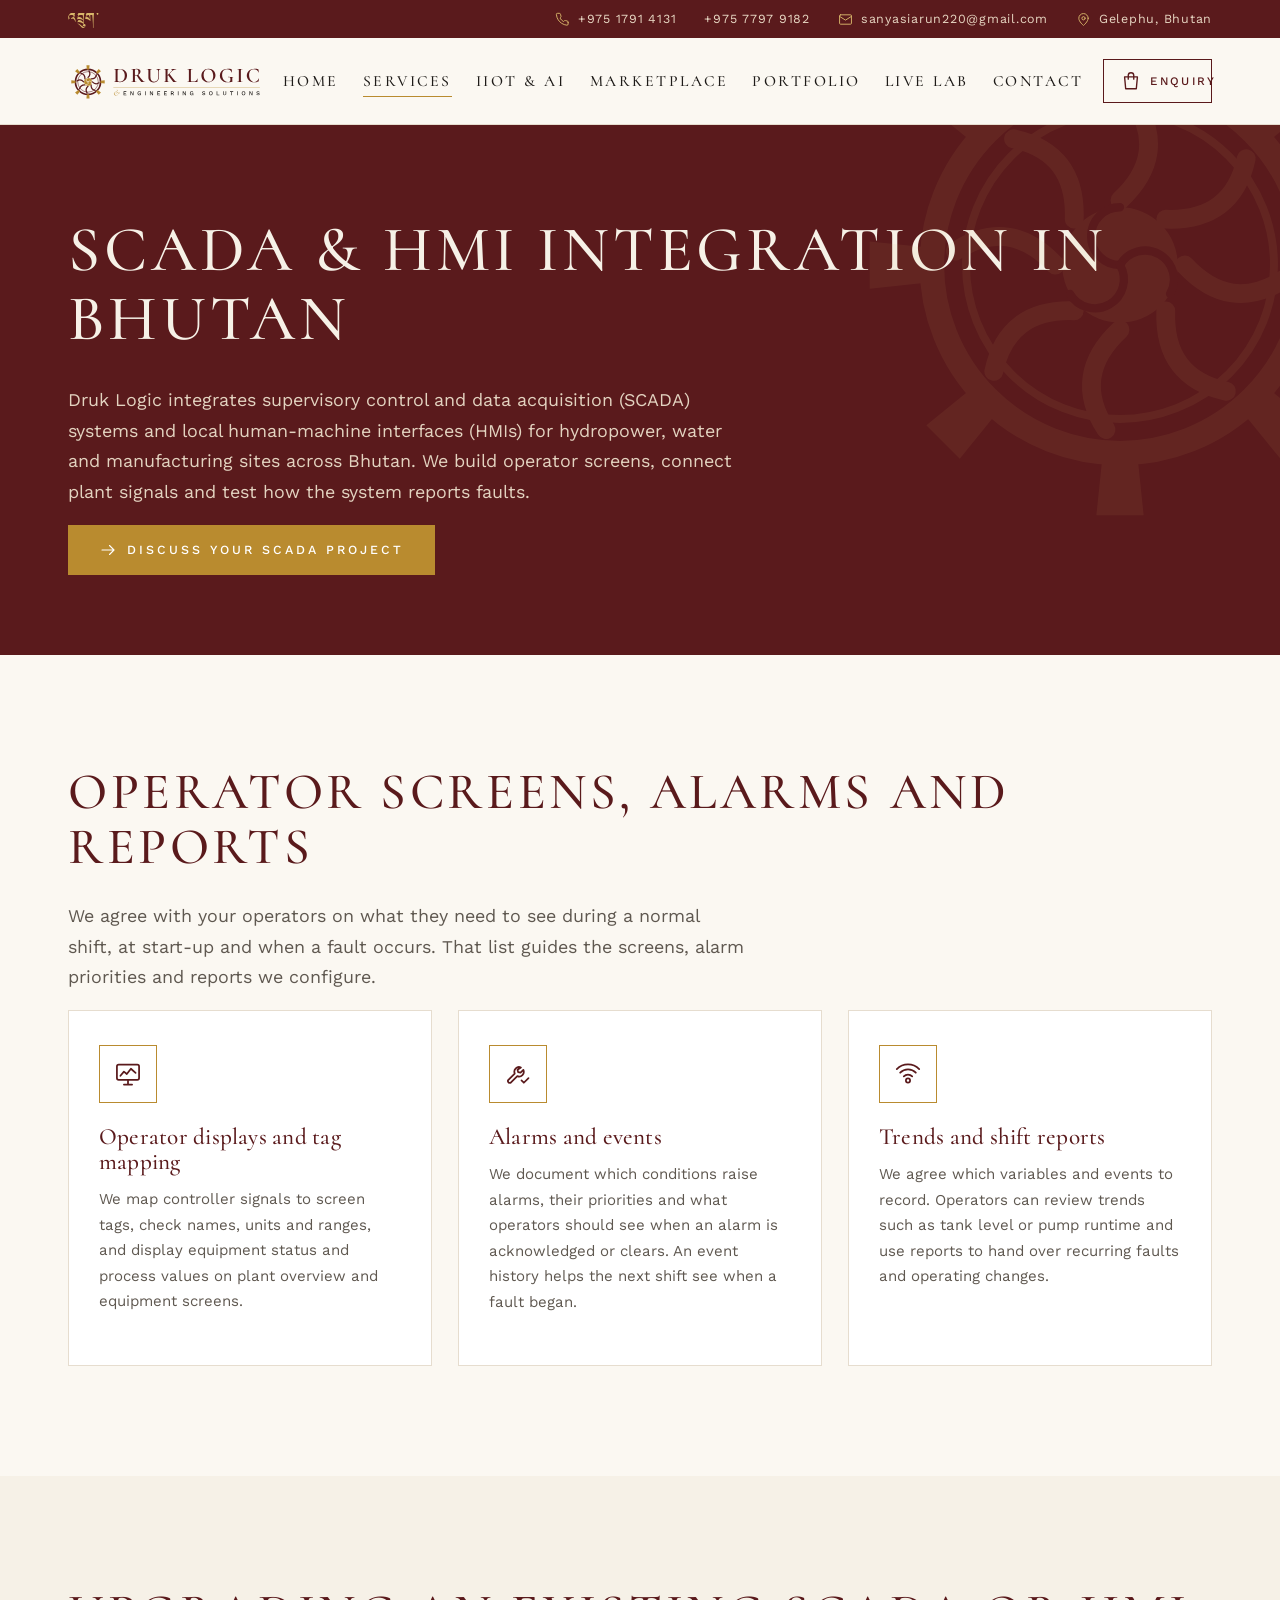
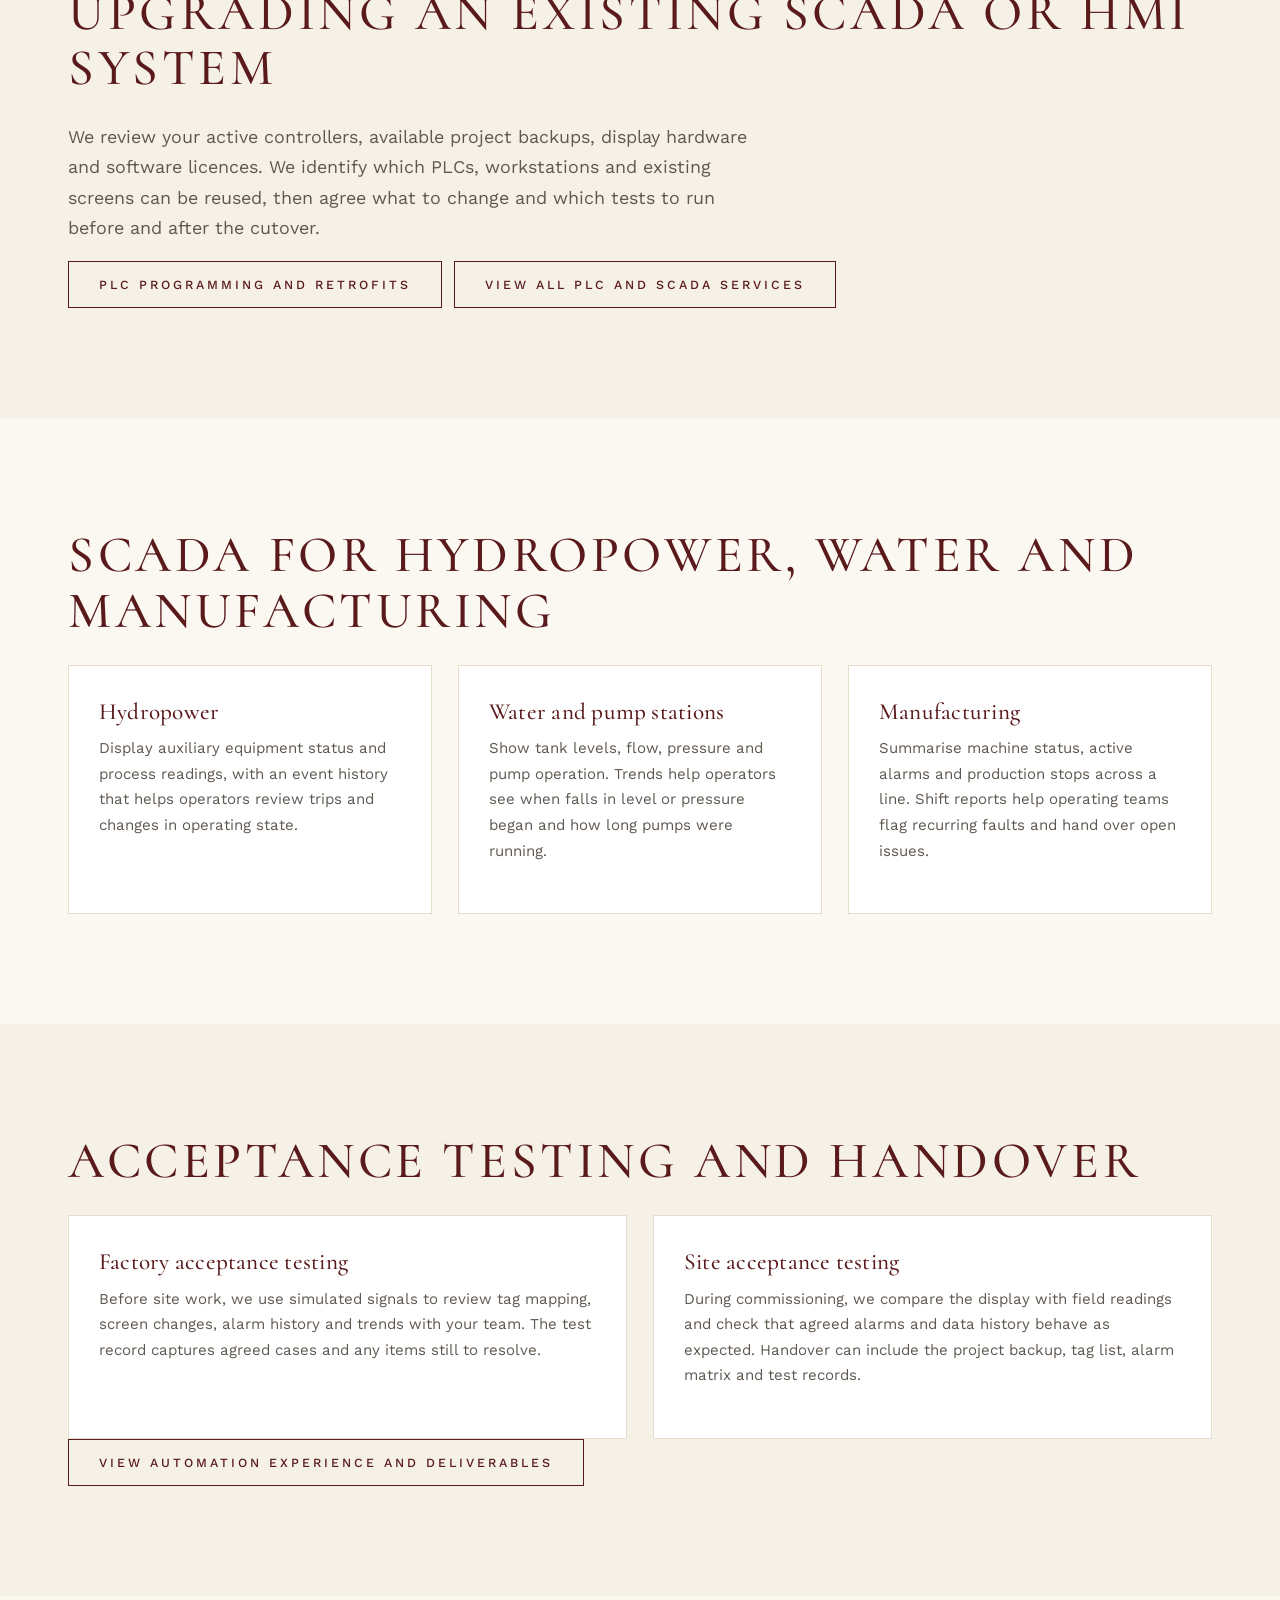
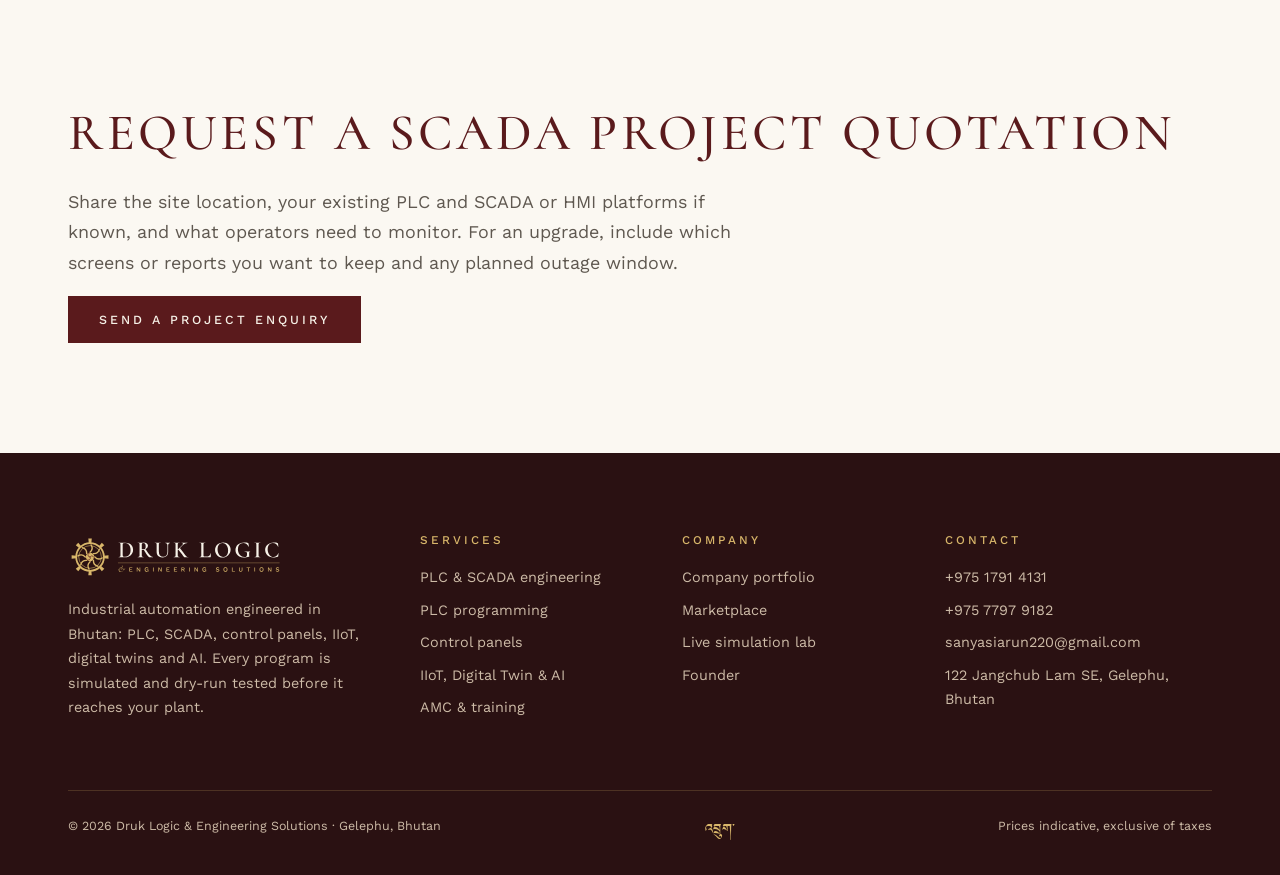
<file: scada-integration-bhutan.html>
<!DOCTYPE html>
<html lang="en">
<head>
  <meta charset="utf-8">
  <meta name="viewport" content="width=device-width, initial-scale=1">
  <title>SCADA Integration in Bhutan | Druk Logic</title>
  <meta name="description" content="SCADA and HMI integration in Bhutan. Druk Logic builds operator screens, alarms, trends and reports and tests new systems and upgrades.">
  <link rel="canonical" href="https://druk-logix.github.io/druklogic/scada-integration-bhutan.html">
  <link rel="describedby" href="llms.txt">
  <meta property="og:type" content="website">
  <meta property="og:site_name" content="Druk Logic &amp; Engineering Solutions">
  <meta property="og:title" content="SCADA Integration in Bhutan | Druk Logic">
  <meta property="og:description" content="SCADA and HMI integration in Bhutan. Druk Logic builds operator screens, alarms, trends and reports and tests new systems and upgrades.">
  <meta property="og:url" content="https://druk-logix.github.io/druklogic/scada-integration-bhutan.html">
  <meta property="og:image" content="https://druk-logix.github.io/druklogic/assets/img/share.png">
  <meta property="og:image:alt" content="Druk Logic &amp; Engineering Solutions">
  <link rel="icon" href="assets/img/favicon.svg" type="image/svg+xml">
  <link rel="apple-touch-icon" href="assets/img/icon.png">
  <link rel="preconnect" href="https://fonts.googleapis.com">
  <link rel="preconnect" href="https://fonts.gstatic.com" crossorigin>
  <link href="https://fonts.googleapis.com/css2?family=Cormorant:ital,wght@0,400;0,500;0,600;1,400;1,500&amp;family=Work+Sans:wght@300;400;500;600&amp;family=Jomolhari&amp;display=swap" rel="stylesheet">
  <link rel="stylesheet" href="assets/css/site.css">
  <script type="application/ld+json">
  {
    "@context": "https://schema.org",
    "@type": "Service",
    "@id": "https://druk-logix.github.io/druklogic/scada-integration-bhutan.html#service",
    "name": "SCADA and HMI integration in Bhutan",
    "serviceType": "SCADA and HMI integration",
    "url": "https://druk-logix.github.io/druklogic/scada-integration-bhutan.html",
    "description": "Operator screens, alarms, trends, reports and acceptance testing for new and existing SCADA and HMI systems at industrial sites across Bhutan.",
    "provider": {
      "@type": "Organization",
      "@id": "https://druk-logix.github.io/druklogic/#organization",
      "name": "Druk Logic & Engineering Solutions"
    },
    "areaServed": {"@type": "Country", "name": "Bhutan"}
  }
  </script>
</head>
<body>
  <div class="topbar">
    <div class="wrap">
      <span class="dz" title="Druk">འབྲུག་</span>
      <a href="tel:+97517914131"><i data-i="phone" class="ico"></i>+975 1791 4131</a>
      <a class="hide-s" href="tel:+97577979182">+975 7797 9182</a>
      <a href="mailto:sanyasiarun220@gmail.com"><i data-i="mail" class="ico"></i>sanyasiarun220@gmail.com</a>
      <span class="hide-s"><i data-i="pin" class="ico"></i>Gelephu, Bhutan</span>
    </div>
  </div>
  <header class="site">
    <div class="wrap">
      <a class="logo" href="./" aria-label="Druk Logic &amp; Engineering Solutions home"><img src="assets/img/logo.svg" width="887" height="190" alt="Druk Logic &amp; Engineering Solutions"></a>
      <nav class="main" aria-label="Main navigation">
        <a href="./">Home</a><a href="./#services" class="on">Services</a><a href="./#digital">IIoT &amp; AI</a><a href="marketplace.html">Marketplace</a><a href="portfolio.html">Portfolio</a><a href="lab.html">Live Lab</a><a href="./#contact">Contact</a>
      </nav>
      <div style="display:flex;gap:12px;align-items:center">
        <button type="button" class="basket-btn" data-open-basket aria-label="Enquiry basket"><i data-i="bag" class="ico"></i><span class="hide-s">Enquiry</span><b class="basket-count" style="display:none">0</b></button>
        <button type="button" class="menu-btn" aria-label="Menu"><i data-i="menu" class="ico"></i></button>
      </div>
    </div>
  </header>
  <main>
    <section class="phero">
      <img class="wheel" src="assets/img/wheel-gold.svg" alt="">
      <div class="wrap">
        <h1>SCADA &amp; HMI integration in Bhutan</h1>
        <p class="lead">Druk Logic integrates supervisory control and data acquisition (SCADA) systems and local human-machine interfaces (HMIs) for hydropower, water and manufacturing sites across Bhutan. We build operator screens, connect plant signals and test how the system reports faults.</p>
        <a class="btn gold" href="./#contact"><i data-i="arrow" class="ico"></i>Discuss your SCADA project</a>
      </div>
    </section>

    <section>
      <div class="wrap">
        <h2>Operator screens, alarms and reports</h2>
        <p class="lead">We agree with your operators on what they need to see during a normal shift, at start-up and when a fault occurs. That list guides the screens, alarm priorities and reports we configure.</p>
        <div class="grid g3">
          <article class="card">
            <div class="ic"><i data-i="scada" class="ico" aria-hidden="true"></i></div>
            <h3>Operator displays and tag mapping</h3>
            <p>We map controller signals to screen tags, check names, units and ranges, and display equipment status and process values on plant overview and equipment screens.</p>
          </article>
          <article class="card">
            <div class="ic"><i data-i="commissioning" class="ico" aria-hidden="true"></i></div>
            <h3>Alarms and events</h3>
            <p>We document which conditions raise alarms, their priorities and what operators should see when an alarm is acknowledged or clears. An event history helps the next shift see when a fault began.</p>
          </article>
          <article class="card">
            <div class="ic"><i data-i="iiot" class="ico" aria-hidden="true"></i></div>
            <h3>Trends and shift reports</h3>
            <p>We agree which variables and events to record. Operators can review trends such as tank level or pump runtime and use reports to hand over recurring faults and operating changes.</p>
          </article>
        </div>
      </div>
    </section>

    <section class="alt">
      <div class="wrap">
        <h2>Upgrading an existing SCADA or HMI system</h2>
        <p class="lead">We review your active controllers, available project backups, display hardware and software licences. We identify which PLCs, workstations and existing screens can be reused, then agree what to change and which tests to run before and after the cutover.</p>
        <div class="send">
          <a class="btn line" href="plc-programming-bhutan.html">PLC programming and retrofits</a>
          <a class="btn line" href="plc-scada-bhutan.html">View all PLC and SCADA services</a>
        </div>
      </div>
    </section>

    <section>
      <div class="wrap">
        <h2>SCADA for hydropower, water and manufacturing</h2>
        <div class="grid g3">
          <article class="card">
            <h3>Hydropower</h3>
            <p>Display auxiliary equipment status and process readings, with an event history that helps operators review trips and changes in operating state.</p>
          </article>
          <article class="card">
            <h3>Water and pump stations</h3>
            <p>Show tank levels, flow, pressure and pump operation. Trends help operators see when falls in level or pressure began and how long pumps were running.</p>
          </article>
          <article class="card">
            <h3>Manufacturing</h3>
            <p>Summarise machine status, active alarms and production stops across a line. Shift reports help operating teams flag recurring faults and hand over open issues.</p>
          </article>
        </div>
      </div>
    </section>

    <section class="alt">
      <div class="wrap">
        <h2>Acceptance testing and handover</h2>
        <div class="grid g2">
          <article class="card">
            <h3>Factory acceptance testing</h3>
            <p>Before site work, we use simulated signals to review tag mapping, screen changes, alarm history and trends with your team. The test record captures agreed cases and any items still to resolve.</p>
          </article>
          <article class="card">
            <h3>Site acceptance testing</h3>
            <p>During commissioning, we compare the display with field readings and check that agreed alarms and data history behave as expected. Handover can include the project backup, tag list, alarm matrix and test records.</p>
          </article>
        </div>
        <div class="send">
          <a class="btn line" href="portfolio.html">View automation experience and deliverables</a>
        </div>
      </div>
    </section>

    <section>
      <div class="wrap">
        <h2>Request a SCADA project quotation</h2>
        <p class="lead">Share the site location, your existing PLC and SCADA or HMI platforms if known, and what operators need to monitor. For an upgrade, include which screens or reports you want to keep and any planned outage window.</p>
        <a class="btn" href="./#contact">Send a project enquiry</a>
      </div>
    </section>
  </main>
  <footer>
    <div class="wrap">
      <div class="cols">
        <div>
          <a class="logo" href="./"><img src="assets/img/logo-reverse.svg" width="887" height="190" loading="lazy" decoding="async" alt="Druk Logic &amp; Engineering Solutions" style="background:transparent"></a>
          <p style="color:#CDBBA7">Industrial automation engineered in Bhutan: PLC, SCADA, control panels, IIoT, digital twins and AI. Every program is simulated and dry-run tested before it reaches your plant.</p>
        </div>
        <div><h4>Services</h4><a href="plc-scada-bhutan.html">PLC &amp; SCADA engineering</a><a href="plc-programming-bhutan.html">PLC programming</a><a href="./#services">Control panels</a><a href="./#digital">IIoT, Digital Twin &amp; AI</a><a href="./#services">AMC &amp; training</a></div>
        <div><h4>Company</h4><a href="portfolio.html">Company portfolio</a><a href="marketplace.html">Marketplace</a><a href="lab.html">Live simulation lab</a><a href="./#founder">Founder</a></div>
        <div><h4>Contact</h4><a href="tel:+97517914131">+975 1791 4131</a><a href="tel:+97577979182">+975 7797 9182</a><a href="mailto:sanyasiarun220@gmail.com">sanyasiarun220@gmail.com</a><a href="https://www.google.com/maps/search/?api=1&amp;query=Jangchub+Lam+Gelephu+Bhutan" target="_blank" rel="noopener">122 Jangchub Lam SE, Gelephu, Bhutan</a></div>
      </div>
      <div class="base"><span>&copy; 2026 Druk Logic &amp; Engineering Solutions · Gelephu, Bhutan</span><span class="dz" style="color:var(--gold-l);font-size:1.1rem">འབྲུག་</span><span>Prices indicative, exclusive of taxes</span></div>
    </div>
  </footer>
  <script src="assets/js/data.js"></script>
  <script src="assets/js/site.js"></script>
</body>
</html>
</file>
<file: assets/css/site.css>
:root{
  --maroon:#5A1A1C;--maroon2:#6E2425;--gold:#B98B2F;--gold-l:#D8B66A;--ink:#1E1B18;--ivory:#F6F1E7;--paper:#FBF8F2;
  --stone:#8A8178;--muted:#5F5850;--line:#E6DDCF;--white:#fff;--ok:#2E7D4F;
  --serif:'Cormorant',Georgia,'Times New Roman',serif;--sans:'Work Sans',system-ui,-apple-system,'Segoe UI',sans-serif;--dz:'Jomolhari',serif;
  --shadow:0 18px 40px -24px rgba(58,20,20,.35);
}
*{box-sizing:border-box}
html{scroll-behavior:smooth}
body{margin:0;font-family:var(--sans);font-size:16px;line-height:1.7;color:var(--ink);background:var(--paper);-webkit-font-smoothing:antialiased}
img,svg{display:block;max-width:100%}
a{color:inherit;text-decoration:none}
button{font:inherit;cursor:pointer}
.wrap{max-width:1200px;margin:0 auto;padding:0 28px}
.ico{width:22px;height:22px;flex:none}
.dz{font-family:var(--dz)}

/* type */
h1,h2,h3{font-family:var(--serif);font-weight:500;line-height:1.08;margin:0 0 .5em;color:var(--maroon)}
h1{font-size:clamp(2.6rem,6vw,4.9rem);text-transform:uppercase;letter-spacing:.06em}
h2{font-size:clamp(2rem,4vw,3.2rem);text-transform:uppercase;letter-spacing:.07em}
h3{font-size:1.6rem;letter-spacing:.01em}
p{margin:0 0 1em;color:var(--muted)}
.kicker{display:inline-flex;align-items:center;gap:14px;font:500 .74rem var(--sans);letter-spacing:.32em;text-transform:uppercase;color:var(--gold);margin-bottom:1.2rem}
.kicker:before{content:"";width:34px;height:1px;background:var(--gold)}
.lead{font-size:1.12rem;max-width:680px}
.italic{font-family:var(--serif);font-style:italic;font-size:1.55rem;color:var(--gold);line-height:1.3}
.center{text-align:center}.center .kicker:after{content:"";width:34px;height:1px;background:var(--gold)}
.center .lead{margin-left:auto;margin-right:auto}

/* buttons */
.btn{display:inline-flex;align-items:center;gap:10px;padding:15px 30px;border:1px solid var(--maroon);background:var(--maroon);color:var(--ivory);font:500 .78rem var(--sans);letter-spacing:.24em;text-transform:uppercase;transition:.25s}
.btn:hover{background:var(--maroon2)}
.btn.gold{background:var(--gold);border-color:var(--gold);color:#fff}.btn.gold:hover{background:#a37a27}
.btn.line{background:transparent;color:var(--maroon)}.btn.line:hover{background:var(--maroon);color:var(--ivory)}
.btn.light{background:transparent;color:var(--ivory);border-color:rgba(246,241,231,.6)}.btn.light:hover{background:var(--ivory);color:var(--maroon)}
.btn.sm{padding:10px 18px;font-size:.7rem;letter-spacing:.18em}
.btn .ico{width:18px;height:18px}

/* top bar + header */
.topbar{background:var(--maroon);color:#E7D6C2;font-size:.78rem;letter-spacing:.06em}
.topbar .wrap{display:flex;gap:28px;justify-content:flex-end;align-items:center;min-height:38px;flex-wrap:wrap}
.topbar a,.topbar span{display:inline-flex;gap:8px;align-items:center}.topbar .ico{width:15px;height:15px;color:var(--gold-l)}
.topbar .dz{margin-right:auto;color:var(--gold-l);font-size:1.05rem}
header.site{position:sticky;top:0;z-index:40;background:rgba(251,248,242,.94);backdrop-filter:blur(10px);border-bottom:1px solid var(--line)}
header.site .wrap{display:flex;align-items:center;justify-content:space-between;min-height:86px;gap:20px}
.logo img{height:50px;width:auto}
nav.main{display:flex;align-items:center;gap:24px}
nav.main a{white-space:nowrap;font:500 .98rem var(--serif);letter-spacing:.16em;text-transform:uppercase;color:var(--ink);position:relative;padding:6px 0}
nav.main a:after{content:"";position:absolute;left:0;right:100%;bottom:0;height:1px;background:var(--gold);transition:.3s}
nav.main a:hover:after,nav.main a.on:after{right:0}
.basket-btn{position:relative;display:inline-flex;align-items:center;gap:8px;border:1px solid var(--maroon);padding:10px 16px;color:var(--maroon);font:500 .72rem var(--sans);letter-spacing:.2em;text-transform:uppercase;background:transparent}
.basket-btn b{position:absolute;top:-9px;right:-9px;background:var(--gold);color:#fff;border-radius:50%;min-width:22px;height:22px;font-size:.7rem;display:grid;place-items:center;letter-spacing:0}
.menu-btn{display:none;background:none;border:0;color:var(--maroon)}
@media(max-width:1220px){nav.main{position:fixed;inset:124px 0 auto 0;background:var(--paper);flex-direction:column;padding:26px;gap:16px;border-bottom:1px solid var(--line);display:none}
  nav.main.open{display:flex}.menu-btn{display:block}.topbar .hide-s{display:none}}

/* hero */
.hero{position:relative;background:var(--maroon);color:var(--ivory);overflow:hidden}
.hero .wrap{display:grid;grid-template-columns:1.15fr .85fr;gap:60px;align-items:center;padding-top:110px;padding-bottom:110px;position:relative}
.hero h1{color:var(--ivory)}.hero p{color:#E3D3C0}
.hero .wheel{position:absolute;right:-180px;top:-120px;width:720px;opacity:.07}
.hero .cta{display:flex;gap:14px;flex-wrap:wrap;margin-top:34px}
.hero .italic{color:var(--gold-l);margin-bottom:1.2rem}
.mimic{background:var(--paper);color:var(--ink);padding:22px;box-shadow:0 30px 60px -30px rgba(0,0,0,.6);border-top:3px solid var(--gold)}
.mimic .hd{display:flex;justify-content:space-between;font:500 .68rem var(--sans);letter-spacing:.22em;text-transform:uppercase;color:var(--stone);margin-bottom:10px}
.mimic .hd b{color:var(--ok);display:inline-flex;gap:6px;align-items:center}.mimic .hd b:before{content:"";width:7px;height:7px;border-radius:50%;background:var(--ok);animation:blink 1.6s infinite}
.mimic .kpis{display:grid;grid-template-columns:repeat(3,1fr);border-top:1px solid var(--line);margin-top:12px}
.mimic .kpis div{padding:10px 0 0;font-size:.68rem;letter-spacing:.16em;text-transform:uppercase;color:var(--stone)}
.mimic .kpis b{display:block;font:500 1.7rem var(--serif);letter-spacing:0;color:var(--maroon);text-transform:none}
@keyframes blink{50%{opacity:.25}}
@keyframes flow{to{stroke-dashoffset:-24}}
@keyframes level{0%,100%{transform:scaleY(.55)}50%{transform:scaleY(.82)}}
.flow{stroke-dasharray:6 6;animation:flow 1s linear infinite}
.lvl{transform-origin:bottom;transform-box:fill-box;animation:level 9s ease-in-out infinite}
.spin{transform-origin:center;transform-box:fill-box;animation:sp 2.4s linear infinite}@keyframes sp{to{transform:rotate(360deg)}}
@media(max-width:960px){.hero .wrap{grid-template-columns:1fr;padding-top:70px;padding-bottom:70px}}

/* sections */
section{padding:110px 0}
section.alt{background:var(--ivory)}
section.dark{background:var(--maroon);color:var(--ivory)}section.dark h2,section.dark h3{color:var(--ivory)}section.dark p{color:#E3D3C0}
.head{display:grid;grid-template-columns:1fr 1fr;gap:50px;align-items:end;margin-bottom:56px}
.head p{margin:0}
@media(max-width:860px){.head{grid-template-columns:1fr;gap:10px}section{padding:76px 0}}
.stats{background:var(--ivory);border-bottom:1px solid var(--line)}
.stats .wrap{display:grid;grid-template-columns:repeat(4,1fr)}
.stats div{padding:38px 20px;border-left:1px solid var(--line);text-align:center}.stats div:first-child{border-left:0}
.stats b{display:block;font:500 2.9rem/1 var(--serif);color:var(--maroon)}
.stats span{font-size:.72rem;letter-spacing:.22em;text-transform:uppercase;color:var(--stone)}
@media(max-width:760px){.stats .wrap{grid-template-columns:1fr 1fr}.stats div:nth-child(3){border-left:0}}

/* cards */
.grid{display:grid;gap:26px}.g2{grid-template-columns:repeat(2,1fr)}.g3{grid-template-columns:repeat(3,1fr)}.g4{grid-template-columns:repeat(4,1fr)}.g6{grid-template-columns:repeat(6,1fr)}
@media(max-width:1000px){.g3,.g4,.g6{grid-template-columns:repeat(2,1fr)}}
@media(max-width:640px){.g2,.g3,.g4,.g6{grid-template-columns:1fr}}
.grid>*{min-width:0}
.card{background:var(--white);border:1px solid var(--line);padding:34px 30px;position:relative;transition:.3s;display:flex;flex-direction:column}
.card:hover{box-shadow:var(--shadow);transform:translateY(-3px);border-color:#d8c9b2}
.card .ic{width:58px;height:58px;border:1px solid var(--gold);display:grid;place-items:center;color:var(--maroon);margin-bottom:22px}
.card .ic .ico{width:28px;height:28px}
.card h3{font-size:1.45rem}
.card p{font-size:.94rem;flex:1}
.card .from{font-size:.72rem;letter-spacing:.2em;text-transform:uppercase;color:var(--stone);margin:6px 0 16px}
.card .from b{font:500 1.35rem var(--serif);letter-spacing:0;color:var(--maroon);text-transform:none;margin-left:6px}
.card .acts{display:flex;gap:10px;flex-wrap:wrap}
.num{font:500 3.4rem/1 var(--serif);color:var(--gold-l);opacity:.9;margin-bottom:12px}
.dark .card{background:rgba(255,255,255,.04);border-color:rgba(216,182,106,.28)}.dark .card .ic{color:var(--gold-l)}
.dark .card:hover{background:rgba(255,255,255,.07)}
.chain{display:flex;align-items:center;justify-content:space-between;gap:8px;margin-top:56px;flex-wrap:wrap}
.chain div{flex:1;min-width:120px;text-align:center;padding:20px 10px;border:1px solid rgba(216,182,106,.35);font-size:.72rem;letter-spacing:.18em;text-transform:uppercase;color:var(--gold-l)}
.chain div .ico{margin:0 auto 10px;width:30px;height:30px;color:var(--ivory)}
.chain i{color:var(--gold);font-style:normal}
.sector{text-align:center;padding:30px 10px;border:1px solid var(--line);background:var(--white)}
.sector .ico{width:40px;height:40px;margin:0 auto 14px;color:var(--maroon)}
.sector span{font-size:.72rem;letter-spacing:.18em;text-transform:uppercase}
.steps{counter-reset:s;display:grid;grid-template-columns:repeat(6,1fr);border-top:1px solid var(--line)}
.steps div{padding:28px 18px 0 0;position:relative}
.steps div:before{counter-increment:s;content:"0" counter(s);font:500 2.3rem var(--serif);color:var(--gold);display:block}
.steps b{font:500 1.25rem var(--serif);color:var(--maroon);display:block;margin:6px 0}
.steps p{font-size:.86rem}
@media(max-width:960px){.steps{grid-template-columns:repeat(2,1fr)}}
.chips{display:flex;flex-wrap:wrap;gap:10px;justify-content:center}
.chips span{border:1px solid var(--line);background:var(--white);padding:10px 20px;font:500 1.05rem var(--serif);letter-spacing:.14em;text-transform:uppercase;color:var(--muted)}

/* founder */
.founder{display:grid;grid-template-columns:.8fr 1.2fr;gap:70px;align-items:center}
.portrait{aspect-ratio:4/5;background:var(--maroon);position:relative;display:grid;place-items:center;overflow:hidden;border:1px solid var(--gold)}
.portrait .mono{font:500 7rem var(--serif);color:var(--gold-l);letter-spacing:.06em}
.portrait .wheel{position:absolute;width:150%;opacity:.08}
.portrait .cap{position:absolute;bottom:0;left:0;right:0;padding:18px;background:rgba(0,0,0,.25);color:var(--ivory);font-size:.72rem;letter-spacing:.22em;text-transform:uppercase;text-align:center}
.timeline{border-left:1px solid var(--gold);padding-left:26px;margin:26px 0}
.timeline div{margin-bottom:18px;position:relative}.timeline div:before{content:"";position:absolute;left:-31px;top:9px;width:9px;height:9px;background:var(--gold);transform:rotate(45deg)}
.timeline b{font:500 1.2rem var(--serif);color:var(--maroon)}.timeline p{margin:0;font-size:.92rem}
blockquote{margin:0;font:italic 1.6rem/1.35 var(--serif);color:var(--maroon);border-left:2px solid var(--gold);padding-left:22px}
@media(max-width:900px){.founder{grid-template-columns:1fr;gap:36px}.portrait{max-width:380px}}

/* contact */
.contact{display:grid;grid-template-columns:.9fr 1.1fr;gap:60px}
.info div{display:flex;gap:16px;padding:18px 0;border-bottom:1px solid var(--line)}
.info .ico{color:var(--gold);margin-top:3px}.info b{display:block;font:500 .7rem var(--sans);letter-spacing:.22em;text-transform:uppercase;color:var(--stone)}
form.q{background:var(--white);border:1px solid var(--line);padding:38px;display:grid;grid-template-columns:1fr 1fr;gap:16px}
form.q .full{grid-column:1/-1}
label{font:500 .68rem var(--sans);letter-spacing:.2em;text-transform:uppercase;color:var(--stone);display:block}
input,select,textarea{width:100%;margin-top:7px;padding:13px 14px;border:1px solid var(--line);background:var(--paper);font:400 .95rem var(--sans);color:var(--ink);border-radius:0}
input:focus,select:focus,textarea:focus{outline:1px solid var(--gold);border-color:var(--gold)}
textarea{min-height:120px;resize:vertical}
.send{display:flex;gap:12px;flex-wrap:wrap}
.note{font-size:.8rem;color:var(--stone)}
@media(max-width:900px){.contact{grid-template-columns:1fr}form.q{grid-template-columns:1fr;padding:26px}}

/* footer */
footer{background:#2A1112;color:#CDBBA7;padding:80px 0 30px;font-size:.9rem}
footer .cols{display:grid;grid-template-columns:1.4fr 1fr 1fr 1.2fr;gap:40px}
footer h4{font:500 .74rem var(--sans);letter-spacing:.26em;text-transform:uppercase;color:var(--gold-l);margin:0 0 18px}
footer a{display:block;margin-bottom:8px}footer a:hover{color:#fff}
footer .logo img{height:46px;margin-bottom:18px}
footer .base{border-top:1px solid rgba(216,182,106,.2);margin-top:56px;padding-top:24px;display:flex;justify-content:space-between;gap:20px;flex-wrap:wrap;font-size:.78rem}
@media(max-width:860px){footer .cols{grid-template-columns:1fr 1fr}}

/* page hero (inner pages) */
.phero{background:var(--maroon);color:var(--ivory);padding:90px 0 80px;position:relative;overflow:hidden}
.phero h1{color:var(--ivory);font-size:clamp(2.4rem,5vw,4rem)}.phero p{color:#E3D3C0}
.phero .wheel{position:absolute;right:-120px;top:-140px;width:560px;opacity:.07}

/* marketplace */
.toolbar{display:flex;gap:14px;flex-wrap:wrap;align-items:center;margin-bottom:34px;position:sticky;top:86px;background:var(--paper);padding:16px 0;z-index:5;border-bottom:1px solid var(--line)}
.toolbar .search{flex:1;min-width:220px;position:relative}.toolbar .search input{margin:0;padding-left:42px;background:#fff}
.toolbar .search .ico{position:absolute;left:13px;top:13px;color:var(--stone)}
.toolbar select{width:auto;margin:0;background:#fff}
.filters{display:flex;gap:8px;flex-wrap:wrap;margin-bottom:30px}
.filters button{border:1px solid var(--line);background:#fff;padding:9px 16px;font:500 .7rem var(--sans);letter-spacing:.16em;text-transform:uppercase;color:var(--muted)}
.filters button.on{background:var(--maroon);border-color:var(--maroon);color:var(--ivory)}
.prod .cat{font:500 .66rem var(--sans);letter-spacing:.2em;text-transform:uppercase;color:var(--gold);margin-bottom:6px}
.prod h3{font-size:1.32rem;margin-bottom:.4em}
.prod .price{font:500 1.6rem var(--serif);color:var(--maroon);margin:8px 0 2px}
.prod .unit{font-size:.75rem;color:var(--stone);letter-spacing:.06em;margin-bottom:16px}
.qty{display:inline-flex;border:1px solid var(--line);align-items:center}
.qty button{background:#fff;border:0;width:36px;height:40px;color:var(--maroon);display:grid;place-items:center}.qty button .ico{width:16px;height:16px}
.qty input{width:46px;margin:0;border:0;text-align:center;padding:0;height:40px;background:#fff}
.disclaimer{background:var(--ivory);border-left:2px solid var(--gold);padding:18px 22px;font-size:.86rem;color:var(--muted);margin-top:40px}

/* drawer */
.drawer{position:fixed;inset:0;z-index:90;display:none}
.drawer.open{display:block}
.drawer .bg{position:absolute;inset:0;background:rgba(30,15,15,.5)}
.drawer .pane{position:absolute;right:0;top:0;bottom:0;width:min(520px,100%);background:var(--paper);overflow:auto;padding:34px;box-shadow:-20px 0 50px rgba(0,0,0,.25)}
.drawer h3{font-size:2rem;text-transform:uppercase;letter-spacing:.06em}
.drawer .x{position:absolute;right:22px;top:24px;background:none;border:0;color:var(--maroon)}
.line-item{display:grid;grid-template-columns:1fr auto auto;gap:12px;align-items:center;padding:14px 0;border-bottom:1px solid var(--line);font-size:.9rem}
.line-item small{display:block;color:var(--stone)}
.line-item .rm{background:none;border:0;color:var(--stone)}.line-item .rm .ico{width:16px;height:16px}
.total{display:flex;justify-content:space-between;padding:16px 0;font:500 1.3rem var(--serif);color:var(--maroon)}
.drawer form{display:grid;gap:12px;margin-top:14px}
.empty{color:var(--stone);font-size:.92rem;padding:20px 0}
.toast{position:fixed;left:50%;bottom:26px;transform:translateX(-50%) translateY(140%);background:var(--ink);color:var(--ivory);padding:14px 22px;font-size:.86rem;z-index:99;transition:.35s}
.toast.show{transform:translateX(-50%) translateY(0)}

/* portfolio */
.proj{display:grid;grid-template-columns:1fr 1fr;border:1px solid var(--line);background:#fff;margin-bottom:30px}
.proj .art{background:var(--ivory);display:grid;place-items:center;padding:30px;min-height:300px;border-right:1px solid var(--line)}
.proj .txt{padding:40px}
.tag{display:inline-block;font:500 .64rem var(--sans);letter-spacing:.2em;text-transform:uppercase;padding:6px 12px;border:1px solid var(--gold);color:var(--gold);margin:0 6px 14px 0}
.tag.f{background:var(--maroon);border-color:var(--maroon);color:var(--ivory)}
.proj ul{padding-left:18px;margin:0 0 12px;color:var(--muted);font-size:.92rem}
@media(max-width:860px){.proj{grid-template-columns:1fr}.proj .art{border-right:0;border-bottom:1px solid var(--line)}}
.deliv{display:grid;grid-template-columns:repeat(3,1fr);gap:0;border-top:1px solid var(--line);border-left:1px solid var(--line)}
.deliv div{padding:28px;border-right:1px solid var(--line);border-bottom:1px solid var(--line);background:#fff}
.deliv b{font:500 1.25rem var(--serif);color:var(--maroon);display:block}
@media(max-width:760px){.deliv{grid-template-columns:1fr}}
.reveal{opacity:0;transform:translateY(18px);transition:opacity .8s,transform .8s}.reveal.in{opacity:1;transform:none}
@media print{header.site,.topbar,.drawer,.toast{display:none}}
.result{font-size:.92rem;line-height:1.5}.result:empty{display:none}
.result.busy{color:var(--stone)}.result.ok{background:#EEF5EF;border-left:2px solid var(--ok);padding:14px 16px;color:#1f4d33}
.result.err{background:#FBEFEC;border-left:2px solid #B3261E;padding:14px 16px;color:#7a1a14}
form.q .result{grid-column:1/-1}
button:disabled{opacity:.55;cursor:wait}
/* admin */
.adm-top{display:flex;gap:12px;flex-wrap:wrap;align-items:center;margin:26px 0}
.adm-top input,.adm-top select{width:auto;margin:0;background:#fff}
.kpi{display:grid;grid-template-columns:repeat(6,1fr);gap:0;border:1px solid var(--line);background:#fff;margin-bottom:22px}
.kpi div{padding:18px;border-right:1px solid var(--line)}.kpi div:last-child{border-right:0}
.kpi b{display:block;font:500 2rem var(--serif);color:var(--maroon)}.kpi span{font-size:.68rem;letter-spacing:.2em;text-transform:uppercase;color:var(--stone)}
.tbl{overflow:auto;background:#fff;border:1px solid var(--line)}
.tbl table{width:100%;border-collapse:collapse;font-size:.86rem}
.tbl th{font:500 .66rem var(--sans);letter-spacing:.16em;text-transform:uppercase;color:var(--stone);text-align:left;padding:12px;border-bottom:1px solid var(--ink);white-space:nowrap;position:sticky;top:0;background:#fff}
.tbl td{padding:12px;border-bottom:1px solid var(--line);vertical-align:top}
.tbl td select{margin:0;padding:6px;width:auto;font-size:.8rem}
.tbl tr.open td{background:var(--ivory)}
.tbl .det{white-space:pre-wrap;color:var(--muted);font-size:.84rem}
.st{display:inline-block;font:500 .64rem var(--sans);letter-spacing:.14em;text-transform:uppercase;padding:4px 8px;border:1px solid var(--line)}
.st.New{border-color:var(--gold);color:var(--gold)}.st.Won{border-color:var(--ok);color:var(--ok)}
@media(max-width:860px){.kpi{grid-template-columns:repeat(3,1fr)}}
</file>
<file: assets/css/lab.css>
:root{--dark:#5A1A1C;--accent:#B98B2F;--accent2:#7A2A2A;--ink:#1E1B18;--muted:#5F5850;--line:#E6DDCF;--paper:#FBF8F2;--card:#FFFFFF;
--ok:#2E7D4F;--bad:#B3261E;--warn:#C98A12;--radius:2px;--shadow:0 18px 40px -24px rgba(58,20,20,.35);
--font:"Work Sans",system-ui,sans-serif;--display:"Cormorant",Georgia,serif;--mono:"JetBrains Mono",Consolas,monospace;}
*{box-sizing:border-box}
html{scroll-behavior:smooth}
body{margin:0;font-family:var(--font);font-size:17px;line-height:1.6;color:var(--ink);background:var(--paper);-webkit-font-smoothing:antialiased}
img,svg{display:block;max-width:100%}
a{color:inherit}
h1,h2,h3,h4{font-family:var(--display);line-height:1.12;margin:0 0 .5em;letter-spacing:-.01em}
h1{font-size:clamp(2.2rem,5vw,3.9rem);font-weight:700}
h2{font-size:clamp(1.8rem,3.4vw,2.7rem);font-weight:700}
h3{font-size:1.25rem;font-weight:600}
p{margin:0 0 1em}
.wrap{max-width:1180px;margin:0 auto;padding:0 20px}
.eyebrow{font-family:var(--display);font-weight:600;font-size:.82rem;letter-spacing:.18em;text-transform:uppercase;color:var(--accent2);margin-bottom:.8rem;display:block}
.lead{font-size:1.15rem;color:var(--muted);max-width:720px}
.ico{width:24px;height:24px;fill:none;stroke:currentColor;stroke-width:2;stroke-linecap:round;stroke-linejoin:round;flex:none}
section{padding:96px 0}
@media(max-width:720px){section{padding:64px 0}body{font-size:16px}}

/* buttons */
.btn{display:inline-flex;align-items:center;gap:10px;padding:13px 22px;border-radius:10px;font-weight:600;text-decoration:none;border:2px solid transparent;cursor:pointer;font:600 1rem var(--font);transition:transform .15s,background .15s}
.btn:hover{transform:translateY(-1px)}
.btn-primary{background:var(--accent);color:var(--dark)}
.btn-ghost{border-color:rgba(255,255,255,.35);color:#fff;background:transparent}
.btn-dark{background:var(--dark);color:#fff}
.btn .ico{width:18px;height:18px}

/* nav */
.nav{position:sticky;top:0;z-index:50;background:rgba(247,245,240,.92);backdrop-filter:blur(10px);border-bottom:1px solid var(--line)}
.nav .wrap{display:flex;align-items:center;justify-content:space-between;height:70px;gap:16px}
.brand{display:flex;align-items:center;gap:12px;text-decoration:none}
.brand svg{width:40px;height:40px}
.brand b{font-family:var(--display);font-size:1.45rem;letter-spacing:.08em;color:var(--dark);display:block;line-height:1}
.brand small{font-size:.62rem;letter-spacing:.2em;color:var(--muted);display:block;margin-top:3px}
.nav ul{display:flex;gap:26px;list-style:none;margin:0;padding:0}
.nav ul a{text-decoration:none;font-weight:500;color:var(--ink);opacity:.8}
.nav ul a:hover{opacity:1;color:var(--accent2)}
.menu-btn{display:none;background:none;border:0;color:var(--dark);cursor:pointer;padding:6px}
@media(max-width:980px){
  .nav ul{display:none;position:absolute;top:70px;left:0;right:0;background:var(--paper);flex-direction:column;gap:0;border-bottom:1px solid var(--line)}
  .nav ul.open{display:flex}.nav ul a{display:block;padding:14px 20px;border-top:1px solid var(--line)}
  .menu-btn{display:block}.nav .btn{display:none}
}

/* hero */
.hero{background:var(--dark);color:#fff;position:relative;overflow:hidden;padding:88px 0 0}
.hero .wrap{display:grid;grid-template-columns:1.1fr .9fr;gap:48px;align-items:center;position:relative;z-index:1}
.hero p.lead{color:#C9D3DD}
.hero h1 em{font-style:normal;color:var(--accent)}
.hero .ctas{display:flex;gap:14px;flex-wrap:wrap;margin-top:28px}
.hero-bg{position:absolute;inset:0;opacity:.09;background-image:linear-gradient(var(--accent) 1px,transparent 1px),linear-gradient(90deg,var(--accent) 1px,transparent 1px);background-size:56px 56px;mask-image:linear-gradient(90deg,transparent,#000 70%)}
.hero .wrap.stats{display:grid;grid-template-columns:repeat(4,1fr);gap:0;align-items:stretch;margin-top:72px;border-top:1px solid rgba(255,255,255,.12);position:relative;z-index:1}
.stats div{padding:26px 20px;border-right:1px solid rgba(255,255,255,.12)}
.stats div:last-child{border-right:0}
.stats b{font-family:var(--display);font-size:2.1rem;color:var(--accent);display:block;line-height:1}
.stats span{color:#B7C3CF;font-size:.92rem}
@media(max-width:900px){.hero .wrap{grid-template-columns:1fr}.hero .wrap.stats{grid-template-columns:1fr 1fr}.stats div:nth-child(2){border-right:0}.stats div{border-bottom:1px solid rgba(255,255,255,.12)}}

/* mini scada card in hero */
.scada{background:#0B1220;border:1px solid rgba(255,255,255,.12);border-radius:16px;padding:18px;box-shadow:0 30px 60px rgba(0,0,0,.35)}
.scada-top{display:flex;justify-content:space-between;align-items:center;font:500 .78rem var(--mono);color:#8EA0B2;margin-bottom:12px}
.dot{display:inline-block;width:8px;height:8px;border-radius:50%;background:var(--ok);margin-right:6px;box-shadow:0 0 0 4px rgba(22,163,74,.2)}
.scada svg text{font-family:var(--mono)}
.scada-rows{display:grid;grid-template-columns:repeat(3,1fr);gap:8px;margin-top:12px}
.scada-rows div{background:rgba(255,255,255,.05);border-radius:8px;padding:8px 10px;font:500 .74rem var(--mono);color:#8EA0B2}
.scada-rows b{display:block;color:#fff;font-size:1rem}

/* cards */
.grid{display:grid;gap:18px}
.g3{grid-template-columns:repeat(3,1fr)}.g4{grid-template-columns:repeat(4,1fr)}.g2{grid-template-columns:repeat(2,1fr)}
@media(max-width:980px){.g3,.g4{grid-template-columns:1fr 1fr}}
@media(max-width:620px){.g3,.g4,.g2{grid-template-columns:1fr}}
.card{background:var(--card);border:1px solid var(--line);border-radius:var(--radius);padding:26px;box-shadow:var(--shadow);transition:transform .2s,border-color .2s}
.card:hover{transform:translateY(-3px);border-color:var(--accent)}
.card .ibox{width:48px;height:48px;border-radius:12px;display:grid;place-items:center;background:color-mix(in srgb,var(--accent) 18%,#fff);color:var(--dark);margin-bottom:16px}
.card p{color:var(--muted);font-size:.97rem;margin:0}
.card .tag{display:inline-block;margin-top:14px;font:600 .72rem var(--mono);letter-spacing:.06em;color:var(--accent2);text-transform:uppercase}
.section-head{display:flex;justify-content:space-between;align-items:end;gap:24px;margin-bottom:42px;flex-wrap:wrap}

/* simulation band */
.band{background:var(--dark);color:#fff}
.band .lead{color:#C9D3DD}
.steps{counter-reset:s;display:grid;grid-template-columns:repeat(4,1fr);gap:18px;margin:40px 0}
.steps div{border-top:3px solid var(--accent);padding-top:18px}
.steps div::before{counter-increment:s;content:"0" counter(s);font:700 .85rem var(--mono);color:var(--accent);display:block;margin-bottom:8px}
.steps p{color:#B7C3CF;font-size:.95rem}
@media(max-width:900px){.steps{grid-template-columns:1fr 1fr}}
@media(max-width:560px){.steps{grid-template-columns:1fr}}

/* industries */
.ind{display:flex;gap:16px;align-items:flex-start;padding:22px;border-radius:var(--radius);background:#fff;border:1px solid var(--line)}
.ind .ibox{width:44px;height:44px;border-radius:10px;background:var(--dark);color:var(--accent);display:grid;place-items:center;flex:none}
.ind h3{margin-bottom:.25em}.ind p{margin:0;color:var(--muted);font-size:.95rem}

/* process */
.timeline{display:grid;grid-template-columns:repeat(5,1fr);gap:0;border:1px solid var(--line);border-radius:var(--radius);overflow:hidden;background:#fff}
.timeline div{padding:22px 18px;border-right:1px solid var(--line);border-bottom:1px solid var(--line)}
.timeline div:nth-child(5n){border-right:0}
.timeline b{font:700 .8rem var(--mono);color:var(--accent2)}
.timeline h4{font-size:1.05rem;margin:.4em 0 .3em}
.timeline p{margin:0;color:var(--muted);font-size:.88rem}
.timeline .hl{background:color-mix(in srgb,var(--accent) 14%,#fff)}
@media(max-width:900px){.timeline{grid-template-columns:1fr 1fr}.timeline div:nth-child(5n){border-right:1px solid var(--line)}.timeline div:nth-child(2n){border-right:0}}

/* platforms */
.chips{display:flex;flex-wrap:wrap;gap:10px}
.chip{padding:10px 16px;border-radius:999px;border:1px solid var(--line);background:#fff;font-weight:600;font-size:.95rem}
.chip small{color:var(--muted);font-weight:500;margin-left:6px}

/* experience */
.exp{display:grid;grid-template-columns:1fr 1fr;gap:18px}
.exp .card h3{display:flex;gap:10px;align-items:center}
.exp ul{margin:.6em 0 0;padding-left:1.1em;color:var(--muted)}
@media(max-width:800px){.exp{grid-template-columns:1fr}}

/* team */
.person{text-align:left}
.avatar{width:56px;height:56px;border-radius:50%;display:grid;place-items:center;background:var(--dark);color:var(--accent);margin-bottom:14px}
.person.lead{grid-column:span 2;display:flex;gap:22px;align-items:center;background:var(--dark);color:#fff;border-color:var(--dark)}
.person.lead p{color:#C9D3DD}.person.lead .avatar{width:84px;height:84px;background:var(--accent);color:var(--dark)}
@media(max-width:620px){.person.lead{grid-column:auto;flex-direction:column;align-items:flex-start}}

/* why */
.why{display:grid;grid-template-columns:1fr 1fr;gap:56px;align-items:start}
.why ul{list-style:none;padding:0;margin:0;display:grid;gap:16px}
.why li{display:flex;gap:14px;padding:18px;background:#fff;border:1px solid var(--line);border-radius:12px}
.why li .ico{color:var(--ok);margin-top:3px}
.why li b{display:block}
.why li span{color:var(--muted);font-size:.95rem}
@media(max-width:860px){.why{grid-template-columns:1fr}}

/* faq */
details{background:#fff;border:1px solid var(--line);border-radius:12px;padding:18px 22px;margin-bottom:10px}
summary{cursor:pointer;font-weight:600;list-style:none;display:flex;justify-content:space-between;gap:12px}
summary::after{content:"+";font:700 1.3rem var(--mono);color:var(--accent2)}
details[open] summary::after{content:"–"}
details p{color:var(--muted);margin:.8em 0 0}

/* contact */
.contact{display:grid;grid-template-columns:.9fr 1.1fr;gap:40px}
.contact-list{list-style:none;padding:0;margin:24px 0 0;display:grid;gap:14px}
.contact-list li{display:flex;gap:12px;align-items:center}
.contact-list .ico{color:var(--accent)}
form{display:grid;gap:14px;background:#fff;color:var(--ink);padding:28px;border-radius:var(--radius)}
label{font-weight:600;font-size:.9rem;display:grid;gap:6px}
input,select,textarea{font:inherit;padding:11px 13px;border:1px solid var(--line);border-radius:9px;background:var(--paper);color:var(--ink);width:100%}
input:focus,select:focus,textarea:focus{outline:2px solid var(--accent);border-color:transparent}
.row2{display:grid;grid-template-columns:1fr 1fr;gap:14px}
@media(max-width:820px){.contact{grid-template-columns:1fr}.row2{grid-template-columns:1fr}}

footer{background:#0A0F16;color:#8EA0B2;padding:48px 0;font-size:.9rem}
footer .wrap{display:flex;justify-content:space-between;gap:24px;flex-wrap:wrap}
footer b{color:#fff}

/* ===== simulator page ===== */
.sim-head{background:var(--dark);color:#fff;padding:48px 0 36px}
.sim-head p{color:#C9D3DD;max-width:820px}
.sim-grid{display:grid;grid-template-columns:1.05fr .95fr;gap:20px;margin:24px auto}
.sim-grid--results{grid-template-columns:.8fr 1.2fr}
@media(max-width:1020px){.sim-grid{grid-template-columns:1fr}}
.panel{background:#fff;border:1px solid var(--line);border-radius:var(--radius);padding:20px;box-shadow:var(--shadow);min-width:0}
.panel h3{display:flex;align-items:center;gap:10px;font-size:1.1rem}
.panel h3 .ico{color:var(--accent2)}
.panel .report-title{flex-wrap:wrap}
.report-actions{display:flex;flex-wrap:wrap;gap:8px;margin-left:auto}
@media(max-width:560px){.report-actions{width:100%;margin-left:0}}
.ladder-wrap{overflow-x:auto;background:#0B1220;border-radius:10px;padding:8px}
.ladder text{font-family:var(--mono);font-size:11px}
.controls{display:flex;flex-wrap:wrap;gap:8px;margin:12px 0}
.pb{border:0;border-radius:8px;padding:10px 14px;font:600 .9rem var(--font);cursor:pointer;color:#fff;user-select:none;touch-action:none}
.pb.start{background:var(--ok)}.pb.stop{background:var(--bad)}.pb.estop{background:#7F1D1D;outline:3px solid #FACC15}
.pb.reset{background:#334155}.pb.on{box-shadow:inset 0 0 0 3px #FACC15}
.toggle{display:flex;align-items:center;gap:8px;font-size:.9rem;padding:8px 12px;border:1px solid var(--line);border-radius:8px;background:var(--paper);cursor:pointer}
.toggle input{width:auto}
.io{width:100%;border-collapse:collapse;font:500 .82rem var(--mono)}
.io th,.io td{padding:6px 8px;border-bottom:1px solid var(--line);text-align:left}
.io th{color:var(--muted);font-weight:600}
.led{display:inline-block;width:11px;height:11px;border-radius:50%;background:#CBD5E1;vertical-align:middle}
.led.on{background:var(--ok);box-shadow:0 0 0 3px rgba(22,163,74,.2)}
.led.alarm{background:var(--bad);box-shadow:0 0 0 3px rgba(220,38,38,.2)}
.slider{display:grid;grid-template-columns:auto 1fr auto;gap:10px;align-items:center;font-size:.9rem;margin:6px 0}
.slider input{padding:0}
canvas{width:100%;height:150px;background:#0B1220;border-radius:10px}
.test-table{width:100%;border-collapse:collapse;font-size:.9rem}
.test-table td,.test-table th{padding:9px 8px;border-bottom:1px solid var(--line);text-align:left;vertical-align:top}
.badge{font:700 .72rem var(--mono);padding:3px 8px;border-radius:6px;background:#E2E8F0;color:#334155}
.badge.pass{background:#DCFCE7;color:#166534}.badge.fail{background:#FEE2E2;color:#991B1B}.badge.run{background:#FEF3C7;color:#92400E}
.note{font-size:.88rem;color:var(--muted)}
@media print{.nav,.sim-head,.no-print,footer{display:none!important}.panel{box-shadow:none;border:0}.print-only{display:block!important}}
.print-only{display:none}
.hero .wrap>*,.sim-grid>*,.grid>*{min-width:0}

body main .sim-head{background:var(--dark);color:#F6F1E7}body main .sim-head h1{color:#F6F1E7;text-transform:uppercase;letter-spacing:.05em}body main .sim-head p{color:#E3D3C0}
body main label{font:400 .92rem var(--font);letter-spacing:normal;text-transform:none;color:var(--ink);display:inline-flex;align-items:center;gap:8px}
body main input[type=checkbox]{width:auto;margin:0}body main input[type=range]{padding:0;border:0;background:none}body main select{width:auto;margin:0;padding:4px 8px}
</file>
